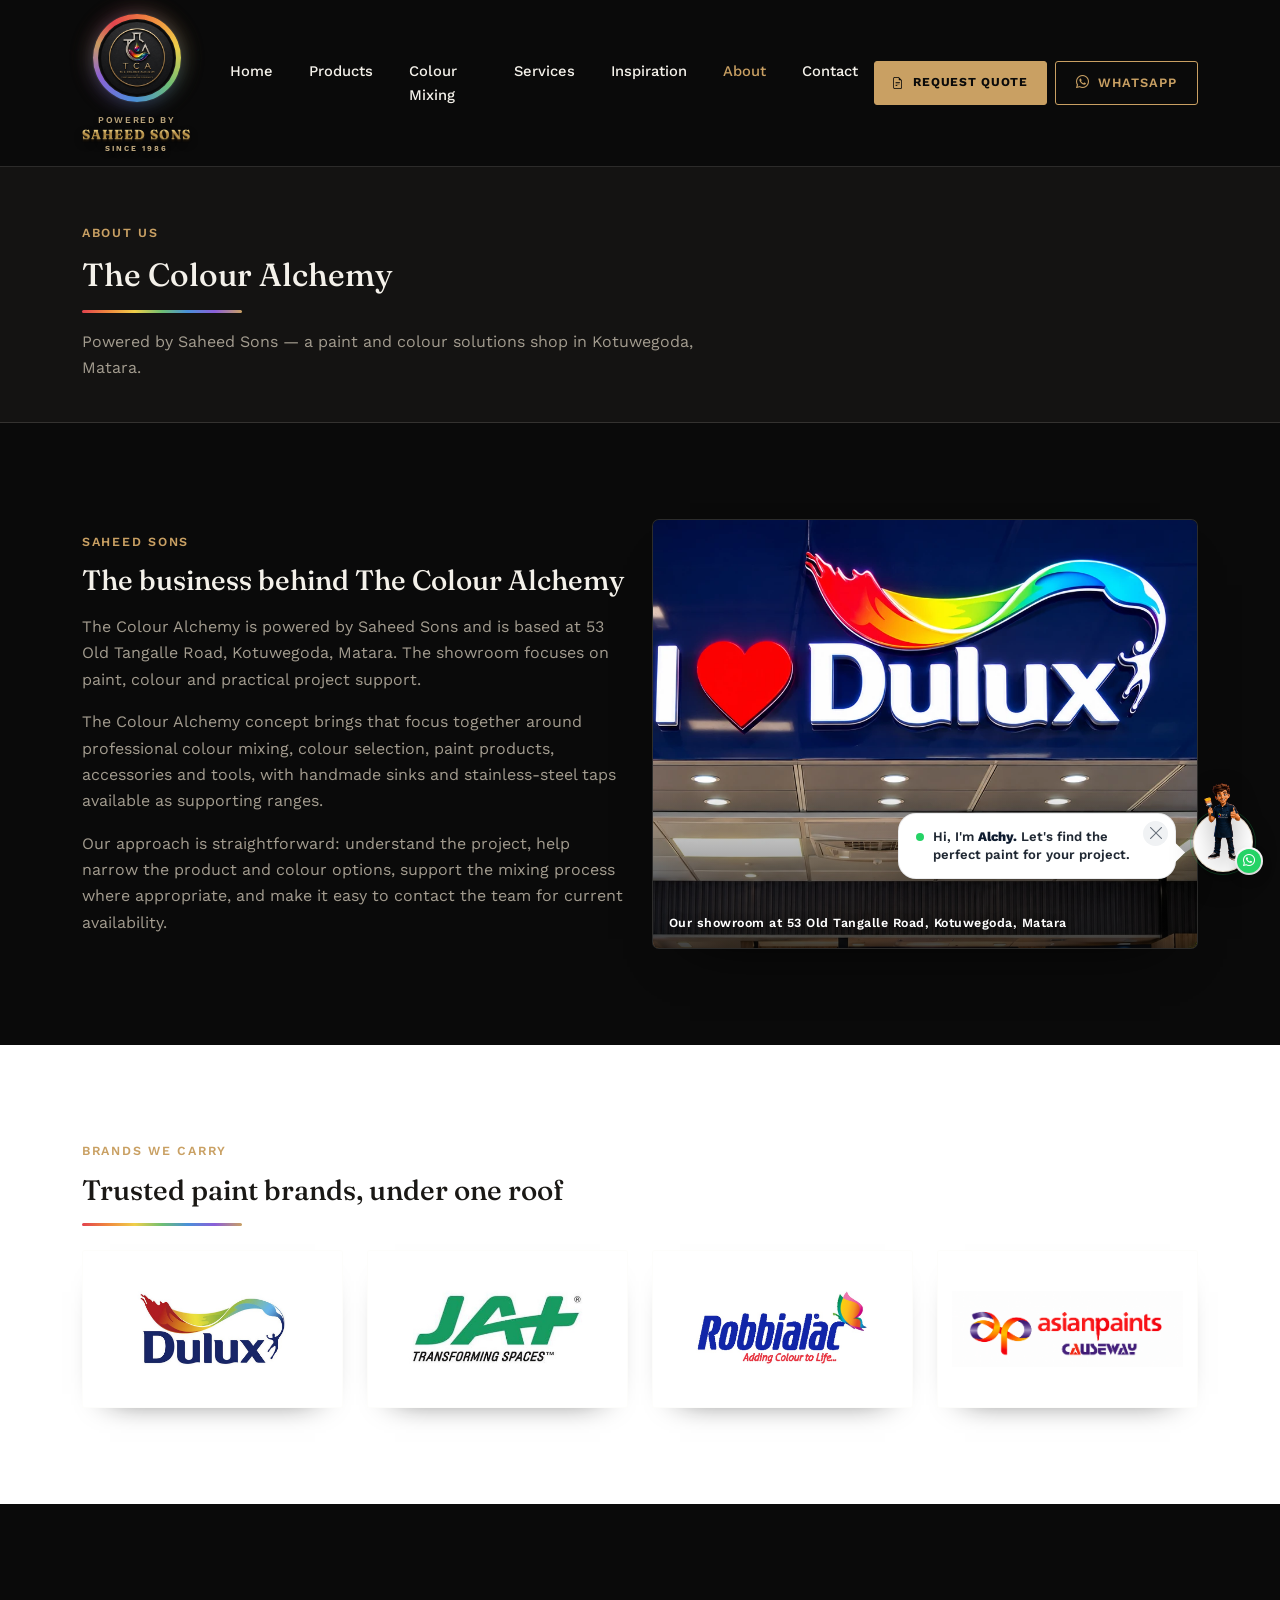
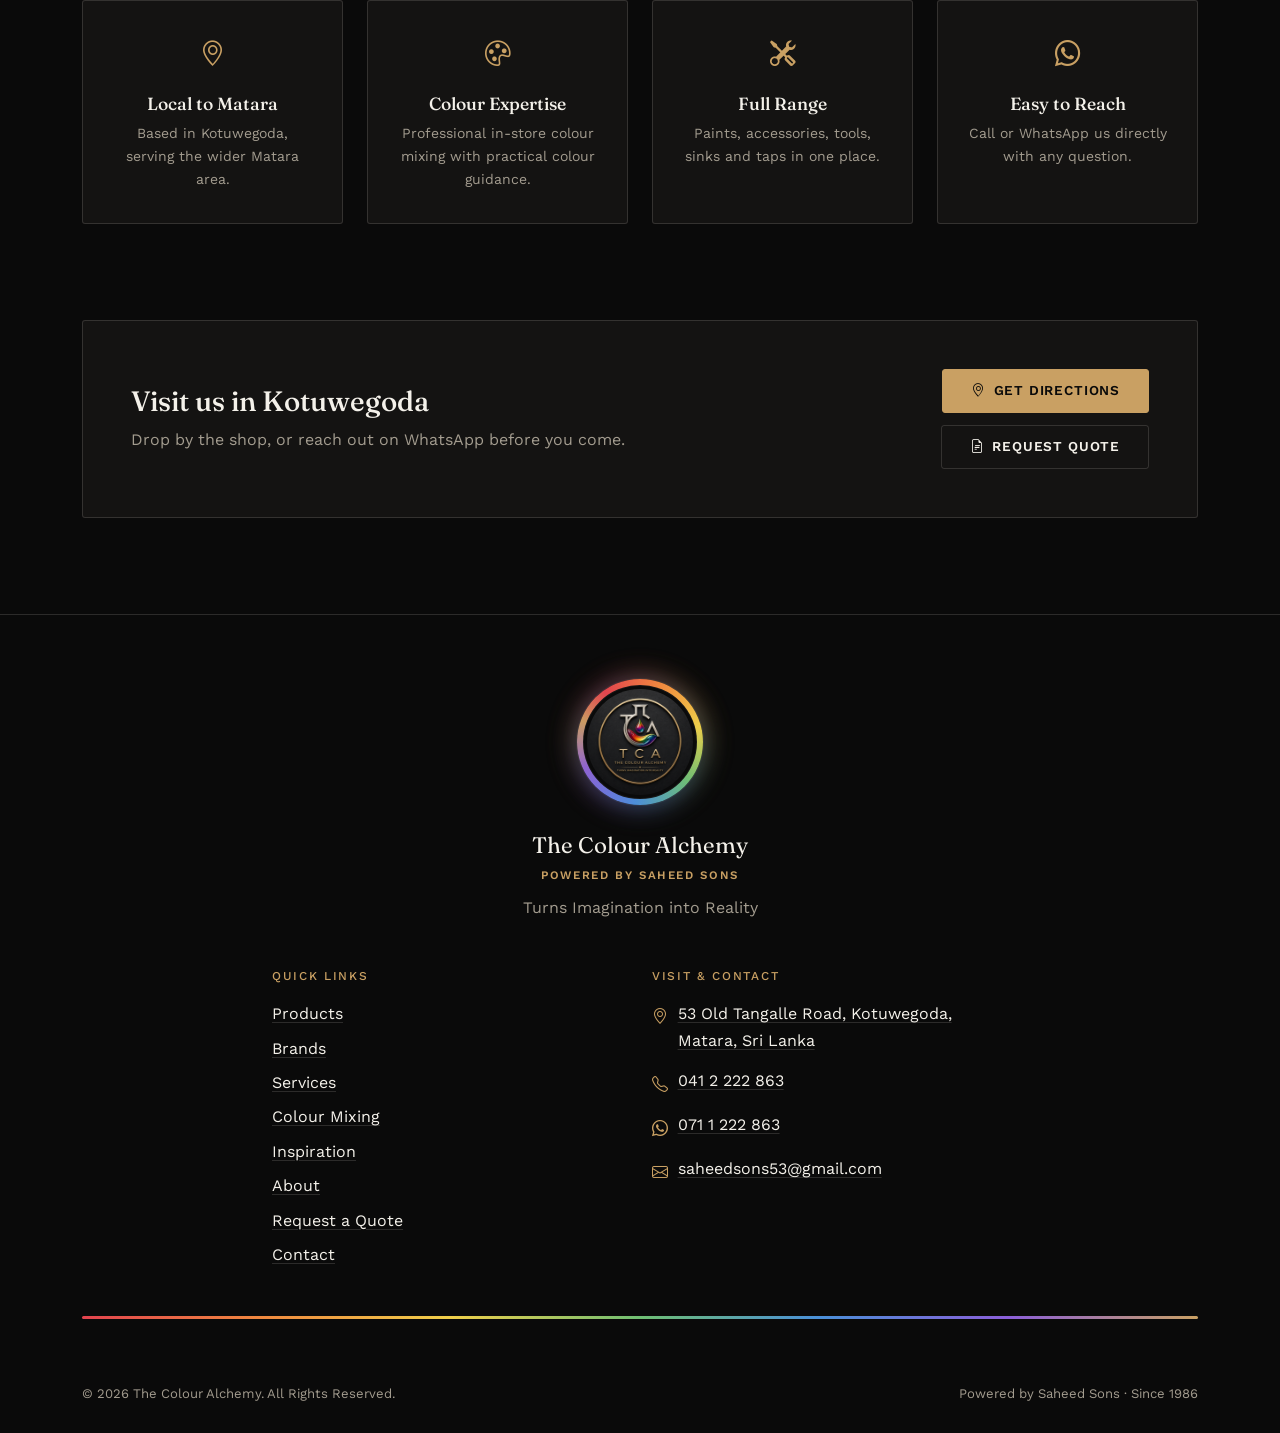
<file: about.html>
<!DOCTYPE html>
<html lang="en">
<head>
  <meta charset="UTF-8">
  <meta name="viewport" content="width=device-width, initial-scale=1.0">
  <meta name="theme-color" content="#0a0a0a">
  <title>About The Colour Alchemy | Paint & Colour in Matara</title>
  <meta name="description" content="Learn about The Colour Alchemy, powered by Saheed Sons, and our focus on professional colour mixing, paint products, colour selection and customer guidance in Matara.">
  <link rel="canonical" href="https://thecolouralchemy.github.io/the-colour-alchemy-website/about.html">

  <meta property="og:type" content="website">
  <meta property="og:title" content="About The Colour Alchemy | Paint & Colour in Matara">
  <meta property="og:description" content="Learn about The Colour Alchemy, powered by Saheed Sons, and our focus on professional colour mixing, paint products, colour selection and customer guidance in Matara.">
  <meta property="og:image" content="https://thecolouralchemy.github.io/the-colour-alchemy-website/assets/img/logo/logo-web.png">
  <meta property="og:url" content="https://thecolouralchemy.github.io/the-colour-alchemy-website/about.html">
  <meta property="og:locale" content="en_LK">

  <link rel="icon" type="image/png" href="assets/img/logo/favicon.png">

  <link rel="preconnect" href="https://fonts.googleapis.com">
  <link rel="preconnect" href="https://fonts.gstatic.com" crossorigin>
  <link href="https://fonts.googleapis.com/css2?family=Fraunces:ital,wght@0,500;0,600;0,700;1,500&family=Work+Sans:wght@400;500;600;700&display=swap" rel="stylesheet">

  <link href="https://cdn.jsdelivr.net/npm/bootstrap@5.3.3/dist/css/bootstrap.min.css" rel="stylesheet">
  <link rel="stylesheet" href="https://cdn.jsdelivr.net/npm/bootstrap-icons@1.11.3/font/bootstrap-icons.css">

  <link href="assets/css/style.css" rel="stylesheet">

  <script type="application/ld+json">
  {
    "@context": "https://schema.org",
    "@type": "LocalBusiness",
    "name": "The Colour Alchemy",
    "url": "https://thecolouralchemy.github.io/the-colour-alchemy-website/",
    "telephone": "+94 41 222 2863",
    "email": "saheedsons53@gmail.com",
    "address": {
      "@type": "PostalAddress",
      "streetAddress": "53 Old Tangalle Road, Kotuwegoda",
      "addressLocality": "Matara",
      "addressCountry": "LK"
    }
  }
  </script>
</head>
<body>

  <a class="visually-hidden-focusable" href="#main-content">Skip to main content</a>

  <header>
    <nav class="navbar navbar-expand-lg navbar-alchemy sticky-top" aria-label="Main navigation">
      <div class="container">
        <a
          class="navbar-brand navbar-brand-heritage"
          href="index.html"
          aria-label="The Colour Alchemy home"
        >
          <span class="brand-mark">
            <img
              src="assets/img/logo/logo-web.png"
              alt="The Colour Alchemy logo" width="240" height="240" decoding="async">
          </span>

          <span class="brand-heritage">
            <span class="brand-powered">
              POWERED BY
            </span>

            <span class="brand-heritage-name">
              SAHEED SONS
            </span>

            <span class="brand-heritage-since">
              SINCE 1986
            </span>
          </span>
        </a>
        <div class="d-flex align-items-center gap-2 order-lg-3">
          <a class="btn-quote-nav d-none d-lg-inline-flex" href="quotation.html">
            <i class="bi bi-file-earmark-text" aria-hidden="true"></i> Request Quote
          </a>
          <a class="btn-whatsapp-nav d-none d-sm-inline-flex" data-whatsapp-msg="Hi, I'd like to know more about The Colour Alchemy." href="#">
            <i class="bi bi-whatsapp" aria-hidden="true"></i> WhatsApp
          </a>
          <button class="navbar-toggler" type="button" data-bs-toggle="collapse"
                  data-bs-target="#mainNav" aria-controls="mainNav"
                  aria-expanded="false" aria-label="Toggle navigation">
            <span class="navbar-toggler-icon"></span>
          </button>
        </div>
        <div class="collapse navbar-collapse order-lg-2" id="mainNav">
          <ul class="navbar-nav mx-lg-auto gap-lg-1">
            <li class="nav-item"><a class="nav-link" data-page="index.html" href="index.html">Home</a></li>
            <li class="nav-item"><a class="nav-link" data-page="products.html" href="products.html">Products</a></li>
            <li class="nav-item"><a class="nav-link" data-page="colour-mixing.html" href="colour-mixing.html">Colour Mixing</a></li>
            <li class="nav-item"><a class="nav-link" data-page="services.html" href="services.html">Services</a></li>
            <li class="nav-item"><a class="nav-link" data-page="inspiration.html" href="inspiration.html">Inspiration</a></li>
            <li class="nav-item"><a class="nav-link" data-page="about.html" href="about.html">About</a></li>
            <li class="nav-item"><a class="nav-link" data-page="contact.html" href="contact.html">Contact</a></li>
            <li class="nav-item d-lg-none mt-3">
              <a class="btn-quote-nav w-100 justify-content-center" href="quotation.html">
                <i class="bi bi-file-earmark-text" aria-hidden="true"></i> Request a Quote
              </a>
            </li>
            <li class="nav-item d-sm-none mt-2">
              <a class="btn-whatsapp-nav w-100 justify-content-center" data-whatsapp-msg="Hi, I'd like to know more about The Colour Alchemy." href="#">
                <i class="bi bi-whatsapp" aria-hidden="true"></i> WhatsApp
              </a>
            </li>
          </ul>
        </div>
      </div>
    </nav>
  </header>

  <main id="main-content">

    <section class="page-header">
      <div class="container">
        <span class="section-kicker">About us</span>
        <h1 class="h2 mb-2">The Colour Alchemy</h1>
        <div class="spectrum-bar spectrum-sm mb-3"></div>
        <p class="mb-0">Powered by Saheed Sons — a paint and colour solutions shop in Kotuwegoda, Matara.</p>
      </div>
    </section>

    <section class="section">
      <div class="container">
        <div class="row align-items-center gy-4">
          <div class="col-lg-6">
            <span class="section-kicker">Saheed Sons</span>
            <h2 class="h3 mb-3">The business behind The Colour Alchemy</h2>
            <p>
              The Colour Alchemy is powered by Saheed Sons and is based at 53 Old Tangalle Road,
              Kotuwegoda, Matara. The showroom focuses on paint, colour and practical project support.
            </p>
            <p>
              The Colour Alchemy concept brings that focus together around professional colour mixing,
              colour selection, paint products, accessories and tools, with handmade sinks and
              stainless-steel taps available as supporting ranges.
            </p>
            <p class="mb-0">
              Our approach is straightforward: understand the project, help narrow the product and
              colour options, support the mixing process where appropriate, and make it easy to contact
              the team for current availability.
            </p>
          </div>
          <div class="col-lg-6">
            <figure class="showroom-photo showroom-photo-feature mb-0">
              <img src="assets/img/showroom/shopfront.webp"
                   alt="The Colour Alchemy shopfront in Kotuwegoda, Matara"
                   loading="lazy" width="1671" height="739" decoding="async">
              <figcaption>Our showroom at 53 Old Tangalle Road, Kotuwegoda, Matara</figcaption>
            </figure>
          </div>
        </div>
      </div>
    </section>

    <section class="section section-light">
      <div class="container">
        <span class="section-kicker">Brands we carry</span>
        <h2 class="h3 mb-2">Trusted paint brands, under one roof</h2>
        <div class="spectrum-bar spectrum-sm mb-4"></div>
        <div class="row g-3 g-md-4 brand-logo-row">
          <div class="col-6 col-md-3">
            <div class="brand-tile brand-logo-tile">
              <img src="assets/img/brands/dulux.jpg" alt="Dulux logo" class="brand-logo-img" loading="lazy" width="900" height="420" decoding="async">
            </div>
          </div>
          <div class="col-6 col-md-3">
            <div class="brand-tile brand-logo-tile">
              <img src="assets/img/brands/jat.jpg" alt="JAT logo" class="brand-logo-img" loading="lazy" width="900" height="420" decoding="async">
            </div>
          </div>
          <div class="col-6 col-md-3">
            <div class="brand-tile brand-logo-tile brand-logo-white">
              <img src="assets/img/brands/robbialac.jpg" alt="Robbialac logo" class="brand-logo-img" loading="lazy" width="900" height="420" decoding="async">
            </div>
          </div>
          <div class="col-6 col-md-3">
            <div class="brand-tile brand-logo-tile">
              <img src="assets/img/brands/causeway.png" alt="Causeway logo" class="brand-logo-img" loading="lazy" width="2172" height="724" decoding="async">
            </div>
          </div>
        </div>
      </div>
    </section>

    <section class="section">
      <div class="container">
        <div class="row g-4">
          <div class="col-sm-6 col-lg-3">
            <div class="card-alchemy text-center">
              <i class="bi bi-geo-alt card-icon text-gold" aria-hidden="true"></i>
              <h3 class="h6">Local to Matara</h3>
              <p class="small mb-0">Based in Kotuwegoda, serving the wider Matara area.</p>
            </div>
          </div>
          <div class="col-sm-6 col-lg-3">
            <div class="card-alchemy text-center">
              <i class="bi bi-palette card-icon text-gold" aria-hidden="true"></i>
              <h3 class="h6">Colour Expertise</h3>
              <p class="small mb-0">Professional in-store colour mixing with practical colour guidance.</p>
            </div>
          </div>
          <div class="col-sm-6 col-lg-3">
            <div class="card-alchemy text-center">
              <i class="bi bi-tools card-icon text-gold" aria-hidden="true"></i>
              <h3 class="h6">Full Range</h3>
              <p class="small mb-0">Paints, accessories, tools, sinks and taps in one place.</p>
            </div>
          </div>
          <div class="col-sm-6 col-lg-3">
            <div class="card-alchemy text-center">
              <i class="bi bi-whatsapp card-icon text-gold" aria-hidden="true"></i>
              <h3 class="h6">Easy to Reach</h3>
              <p class="small mb-0">Call or WhatsApp us directly with any question.</p>
            </div>
          </div>
        </div>
      </div>
    </section>

    <section class="section pt-0">
      <div class="container">
        <div class="cta-band text-center text-md-start">
          <div class="row align-items-center gy-4">
            <div class="col-md-8">
              <h2 class="h3">Visit us in Kotuwegoda</h2>
              <p class="mb-0">Drop by the shop, or reach out on WhatsApp before you come.</p>
            </div>
            <div class="col-md-4">
              <div class="cta-actions justify-content-md-end">
                <a href="contact.html" class="btn-alchemy-primary"><i class="bi bi-geo-alt" aria-hidden="true"></i> Get Directions</a>
                <a href="quotation.html" class="btn-alchemy-outline"><i class="bi bi-file-earmark-text" aria-hidden="true"></i> Request Quote</a>
              </div>
            </div>
          </div>
        </div>
      </div>
    </section>

  </main>

  <footer class="footer-alchemy">
    <div class="container">
      <div class="footer-logo-ring" aria-label="The Colour Alchemy">
      <div class="footer-brand-mark">
        <img src="assets/img/logo/logo-web.png" alt="The Colour Alchemy logo" width="240" height="240" decoding="async">
      </div>
    </div>
      <div class="footer-brand-name">The Colour Alchemy</div>
      <span class="footer-powered">Powered by Saheed Sons</span>
      <p class="footer-tagline">Turns Imagination into Reality</p>

      <div class="row gy-4">
        <div class="col-sm-6 col-lg-4 offset-lg-2">
          <h5>Quick Links</h5>
          <ul>
            <li class="mb-2"><a href="products.html">Products</a></li>
            <li class="mb-2"><a href="index.html#brands">Brands</a></li>
            <li class="mb-2"><a href="services.html">Services</a></li>
            <li class="mb-2"><a href="colour-mixing.html">Colour Mixing</a></li>
            <li class="mb-2"><a href="inspiration.html">Inspiration</a></li>
            <li class="mb-2"><a href="about.html">About</a></li>
            <li class="mb-2"><a href="quotation.html">Request a Quote</a></li>
            <li class="mb-2"><a href="contact.html">Contact</a></li>
          </ul>
        </div>
        <div class="col-sm-6 col-lg-4">
          <h5>Visit &amp; Contact</h5>
          <div class="contact-line">
            <i class="bi bi-geo-alt" aria-hidden="true"></i>
            <a href="https://www.google.com/maps/search/?api=1&query=53+Old+Tangalle+Road+Kotuwegoda+Matara+Sri+Lanka" target="_blank" rel="noopener">53 Old Tangalle Road, Kotuwegoda, Matara, Sri Lanka</a>
          </div>
          <div class="contact-line">
            <i class="bi bi-telephone" aria-hidden="true"></i>
            <a href="tel:+94412222863">041 2 222 863</a>
          </div>
          <div class="contact-line">
            <i class="bi bi-whatsapp" aria-hidden="true"></i>
            <a data-whatsapp-msg="Hi, I'd like to know more about The Colour Alchemy." href="#">071 1 222 863</a>
          </div>
          <div class="contact-line">
            <i class="bi bi-envelope" aria-hidden="true"></i>
            <a href="mailto:saheedsons53@gmail.com">saheedsons53@gmail.com</a>
          </div>
        </div>
      </div>

      <div class="spectrum-bar spectrum-divider" aria-hidden="true"></div>

      <div class="footer-bottom">
        <span>
          &copy; <span id="footer-year"></span> The Colour Alchemy. All Rights Reserved.
        </span>
        <span>Powered by Saheed Sons · Since 1986</span>
      </div>
    </div>
  </footer>

  <a class="whatsapp-float" data-whatsapp-msg="Hi, I'd like to know more about The Colour Alchemy." href="#" aria-label="Chat with us on WhatsApp">
    <i class="bi bi-whatsapp" aria-hidden="true"></i>
  </a>

  <script src="https://cdn.jsdelivr.net/npm/bootstrap@5.3.3/dist/js/bootstrap.bundle.min.js"></script>
  <script src="assets/js/products.js"></script>
  <script src="assets/js/main.js"></script>
</body>
</html>
</file>
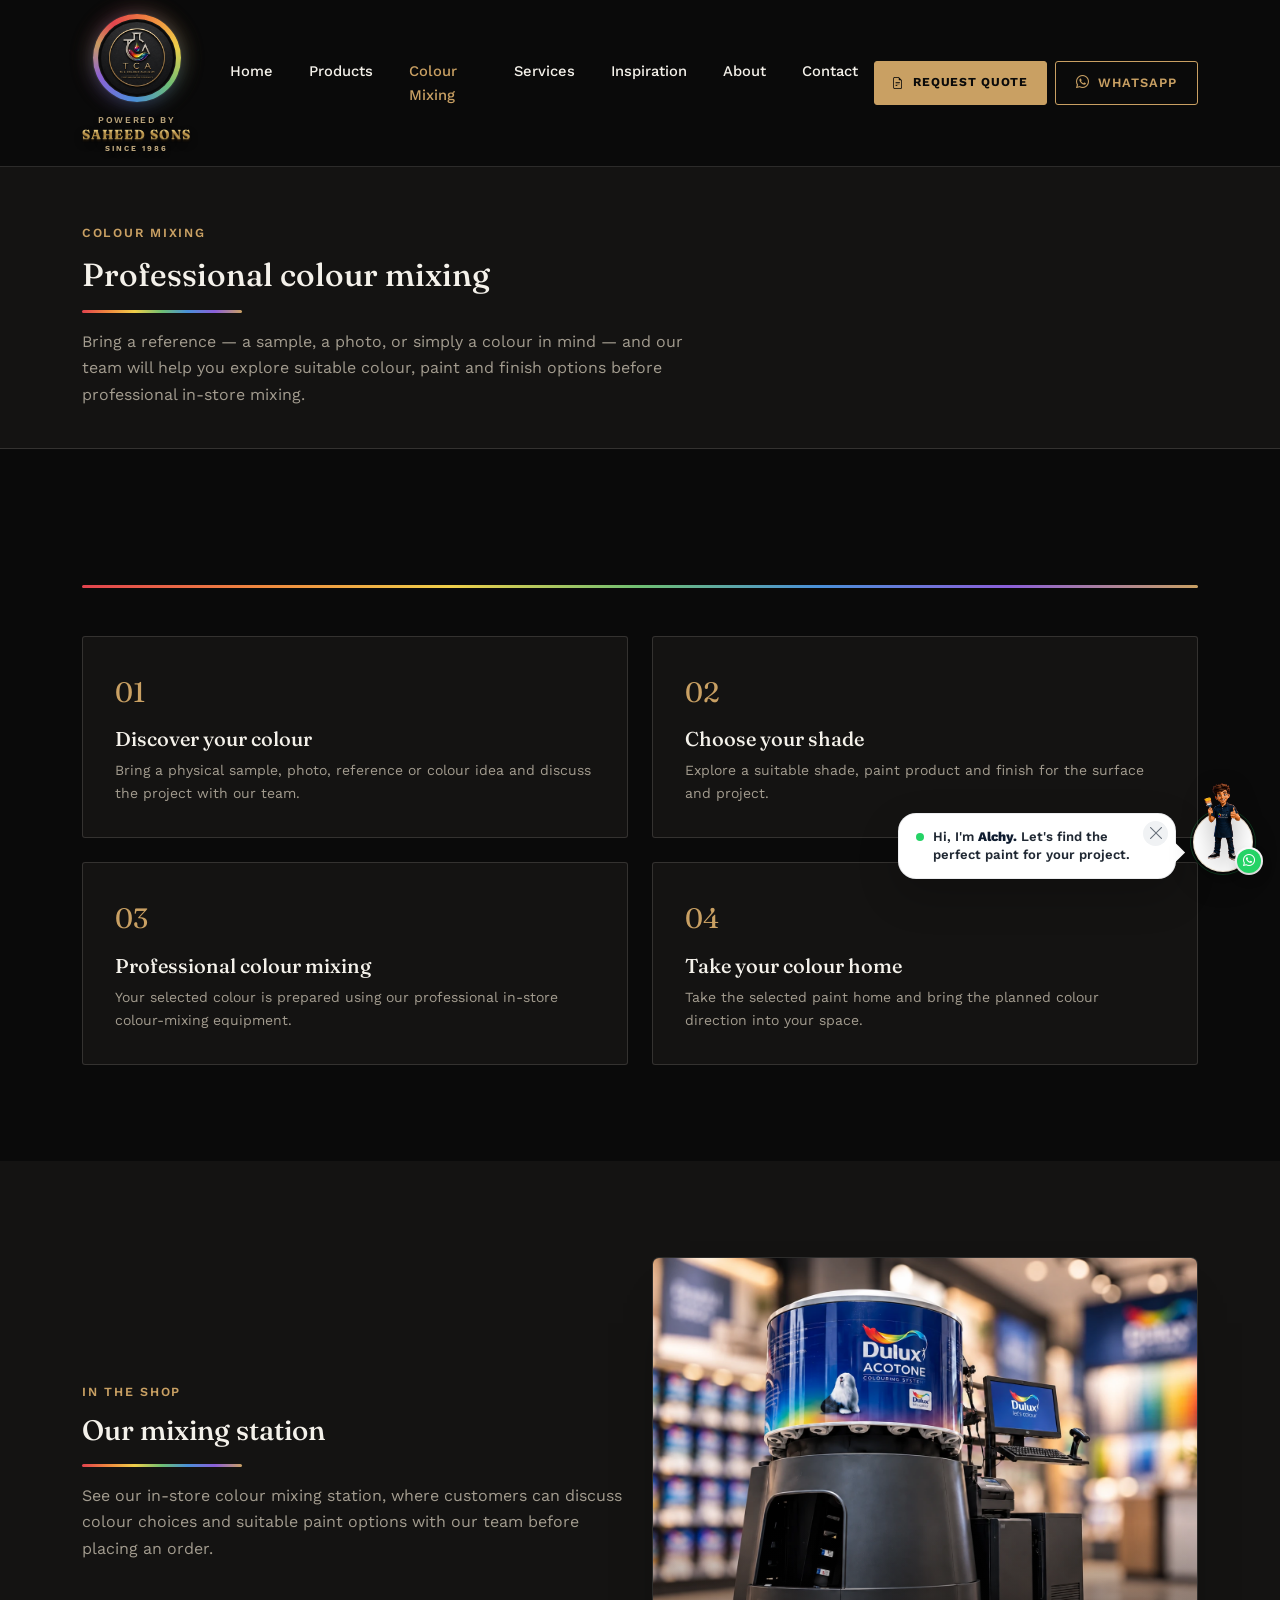
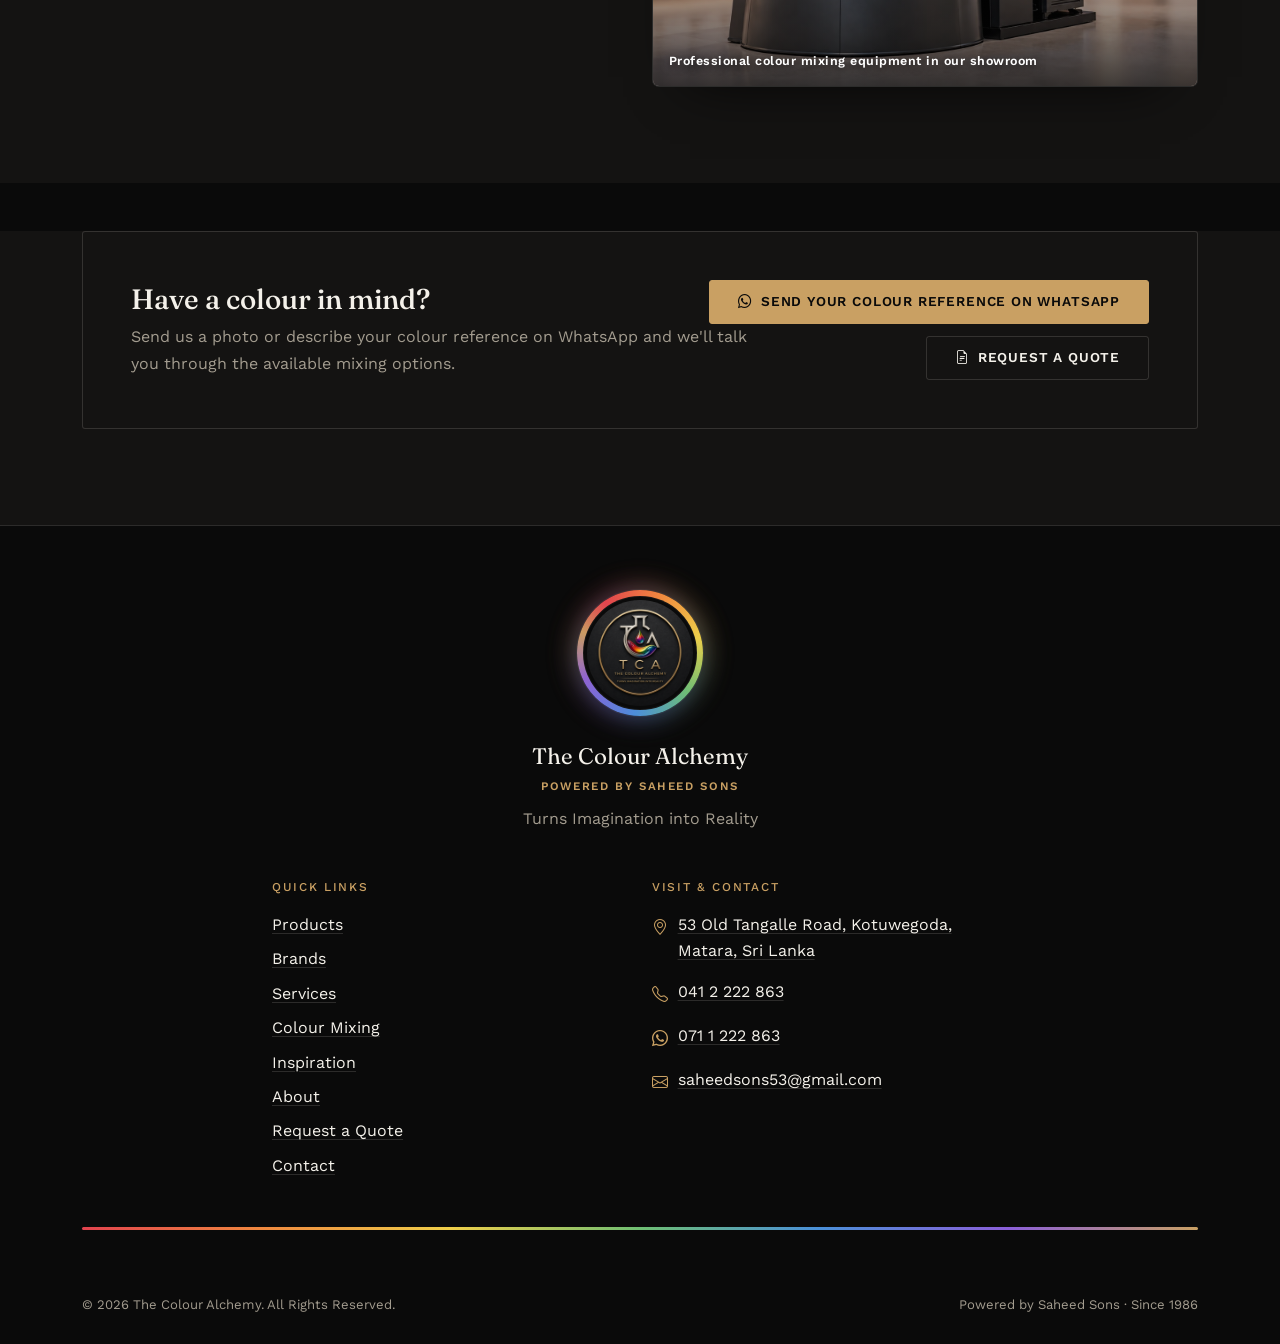
<file: colour-mixing.html>
<!DOCTYPE html>
<html lang="en">
<head>
  <meta charset="UTF-8">
  <meta name="viewport" content="width=device-width, initial-scale=1.0">
  <meta name="theme-color" content="#0a0a0a">
  <title>Professional Colour Mixing Matara | The Colour Alchemy</title>
  <meta name="description" content="Professional paint colour mixing in Matara at The Colour Alchemy. Bring a colour sample, photo or reference and explore suitable paint, shade and finish options with our team.">
  <link rel="canonical" href="https://thecolouralchemy.github.io/the-colour-alchemy-website/colour-mixing.html">

  <meta property="og:type" content="website">
  <meta property="og:title" content="Professional Colour Mixing Matara | The Colour Alchemy">
  <meta property="og:description" content="Professional paint colour mixing in Matara at The Colour Alchemy. Bring a colour sample, photo or reference and explore suitable paint, shade and finish options with our team.">
  <meta property="og:image" content="https://thecolouralchemy.github.io/the-colour-alchemy-website/assets/img/logo/logo-web.png">
  <meta property="og:url" content="https://thecolouralchemy.github.io/the-colour-alchemy-website/colour-mixing.html">
  <meta property="og:locale" content="en_LK">

  <link rel="icon" type="image/png" href="assets/img/logo/favicon.png">

  <link rel="preconnect" href="https://fonts.googleapis.com">
  <link rel="preconnect" href="https://fonts.gstatic.com" crossorigin>
  <link href="https://fonts.googleapis.com/css2?family=Fraunces:ital,wght@0,500;0,600;0,700;1,500&family=Work+Sans:wght@400;500;600;700&display=swap" rel="stylesheet">

  <link href="https://cdn.jsdelivr.net/npm/bootstrap@5.3.3/dist/css/bootstrap.min.css" rel="stylesheet">
  <link rel="stylesheet" href="https://cdn.jsdelivr.net/npm/bootstrap-icons@1.11.3/font/bootstrap-icons.css">

  <link href="assets/css/style.css" rel="stylesheet">

  <script type="application/ld+json">
  {
    "@context": "https://schema.org",
    "@type": "LocalBusiness",
    "name": "The Colour Alchemy",
    "url": "https://thecolouralchemy.github.io/the-colour-alchemy-website/",
    "telephone": "+94 41 222 2863",
    "email": "saheedsons53@gmail.com",
    "address": {
      "@type": "PostalAddress",
      "streetAddress": "53 Old Tangalle Road, Kotuwegoda",
      "addressLocality": "Matara",
      "addressCountry": "LK"
    }
  }
  </script>
</head>
<body>

  <a class="visually-hidden-focusable" href="#main-content">Skip to main content</a>

  <header>
    <nav class="navbar navbar-expand-lg navbar-alchemy sticky-top" aria-label="Main navigation">
      <div class="container">
        <a
          class="navbar-brand navbar-brand-heritage"
          href="index.html"
          aria-label="The Colour Alchemy home"
        >
          <span class="brand-mark">
            <img
              src="assets/img/logo/logo-web.png"
              alt="The Colour Alchemy logo" width="240" height="240" decoding="async">
          </span>

          <span class="brand-heritage">
            <span class="brand-powered">
              POWERED BY
            </span>

            <span class="brand-heritage-name">
              SAHEED SONS
            </span>

            <span class="brand-heritage-since">
              SINCE 1986
            </span>
          </span>
        </a>
        <div class="d-flex align-items-center gap-2 order-lg-3">
          <a class="btn-quote-nav d-none d-lg-inline-flex" href="quotation.html">
            <i class="bi bi-file-earmark-text" aria-hidden="true"></i> Request Quote
          </a>
          <a class="btn-whatsapp-nav d-none d-sm-inline-flex" data-whatsapp-msg="Hi, I'd like to know more about The Colour Alchemy." href="#">
            <i class="bi bi-whatsapp" aria-hidden="true"></i> WhatsApp
          </a>
          <button class="navbar-toggler" type="button" data-bs-toggle="collapse"
                  data-bs-target="#mainNav" aria-controls="mainNav"
                  aria-expanded="false" aria-label="Toggle navigation">
            <span class="navbar-toggler-icon"></span>
          </button>
        </div>
        <div class="collapse navbar-collapse order-lg-2" id="mainNav">
          <ul class="navbar-nav mx-lg-auto gap-lg-1">
            <li class="nav-item"><a class="nav-link" data-page="index.html" href="index.html">Home</a></li>
            <li class="nav-item"><a class="nav-link" data-page="products.html" href="products.html">Products</a></li>
            <li class="nav-item"><a class="nav-link" data-page="colour-mixing.html" href="colour-mixing.html">Colour Mixing</a></li>
            <li class="nav-item"><a class="nav-link" data-page="services.html" href="services.html">Services</a></li>
            <li class="nav-item"><a class="nav-link" data-page="inspiration.html" href="inspiration.html">Inspiration</a></li>
            <li class="nav-item"><a class="nav-link" data-page="about.html" href="about.html">About</a></li>
            <li class="nav-item"><a class="nav-link" data-page="contact.html" href="contact.html">Contact</a></li>
            <li class="nav-item d-lg-none mt-3">
              <a class="btn-quote-nav w-100 justify-content-center" href="quotation.html">
                <i class="bi bi-file-earmark-text" aria-hidden="true"></i> Request a Quote
              </a>
            </li>
            <li class="nav-item d-sm-none mt-2">
              <a class="btn-whatsapp-nav w-100 justify-content-center" data-whatsapp-msg="Hi, I'd like to know more about The Colour Alchemy." href="#">
                <i class="bi bi-whatsapp" aria-hidden="true"></i> WhatsApp
              </a>
            </li>
          </ul>
        </div>
      </div>
    </nav>
  </header>

  <main id="main-content">

    <section class="page-header">
      <div class="container">
        <span class="section-kicker">Colour mixing</span>
        <h1 class="h2 mb-2">Professional colour mixing</h1>
        <div class="spectrum-bar spectrum-sm mb-3"></div>
        <p class="mb-0">
          Bring a reference — a sample, a photo, or simply a colour in mind — and our team will help you explore suitable colour, paint and finish options before professional in-store mixing.
        </p>
      </div>
    </section>

    <section class="section">
      <div class="container">
        <div class="spectrum-bar spectrum-divider mb-5" style="max-width: 100%;"></div>
        <div class="row g-4">
          <div class="col-md-6">
            <div class="step-card">
              <span class="step-number">01</span>
              <h3 class="h5">Discover your colour</h3>
              <p class="small mb-0">Bring a physical sample, photo, reference or colour idea and discuss the project with our team.</p>
            </div>
          </div>
          <div class="col-md-6">
            <div class="step-card">
              <span class="step-number">02</span>
              <h3 class="h5">Choose your shade</h3>
              <p class="small mb-0">Explore a suitable shade, paint product and finish for the surface and project.</p>
            </div>
          </div>
          <div class="col-md-6">
            <div class="step-card">
              <span class="step-number">03</span>
              <h3 class="h5">Professional colour mixing</h3>
              <p class="small mb-0">Your selected colour is prepared using our professional in-store colour-mixing equipment.</p>
            </div>
          </div>
          <div class="col-md-6">
            <div class="step-card">
              <span class="step-number">04</span>
              <h3 class="h5">Take your colour home</h3>
              <p class="small mb-0">Take the selected paint home and bring the planned colour direction into your space.</p>
            </div>
          </div>
        </div>
      </div>
    </section>

    <section class="section" style="background-color: var(--color-bg-elevated);">
      <div class="container">
        <div class="row align-items-center gy-4">
          <div class="col-lg-6">
            <span class="section-kicker">In the shop</span>
            <h2 class="h3 mb-2">Our mixing station</h2>
            <div class="spectrum-bar spectrum-sm mb-3"></div>
            <p class="mb-0">
              See our in-store colour mixing station, where customers can discuss colour choices
              and suitable paint options with our team before placing an order.
            </p>
          </div>
          <div class="col-lg-6">
            <figure class="showroom-photo showroom-photo-feature mb-0">
              <img src="assets/img/showroom/colour-mixing-station.webp"
                   alt="Professional Dulux colour mixing station at The Colour Alchemy"
                   loading="lazy" width="1448" height="1086" decoding="async">
              <figcaption>Professional colour mixing equipment in our showroom</figcaption>
            </figure>
          </div>
        </div>
      </div>
    </section>

    <section class="section pt-0" style="background-color: var(--color-bg-elevated);">
      <div class="container">
        <div class="cta-band text-center text-md-start mt-5">
          <div class="row align-items-center gy-4">
            <div class="col-md-8">
              <h2 class="h3">Have a colour in mind?</h2>
              <p class="mb-0">Send us a photo or describe your colour reference on WhatsApp and we'll talk you through the available mixing options.</p>
            </div>
            <div class="col-md-4">
              <div class="cta-actions justify-content-md-end">
                <a class="btn-alchemy-primary" data-whatsapp-msg="Hi, I'd like to get a colour mixed. Can I send you a reference?" href="#">
                  <i class="bi bi-whatsapp" aria-hidden="true"></i> Send Your Colour Reference on WhatsApp
                </a>
                <a class="btn-alchemy-outline" href="quotation.html">
                  <i class="bi bi-file-earmark-text" aria-hidden="true"></i> Request a Quote
                </a>
              </div>
            </div>
          </div>
        </div>
      </div>
    </section>

  </main>

  <footer class="footer-alchemy">
    <div class="container">
      <div class="footer-logo-ring" aria-label="The Colour Alchemy">
      <div class="footer-brand-mark">
        <img src="assets/img/logo/logo-web.png" alt="The Colour Alchemy logo" width="240" height="240" decoding="async">
      </div>
    </div>
      <div class="footer-brand-name">The Colour Alchemy</div>
      <span class="footer-powered">Powered by Saheed Sons</span>
      <p class="footer-tagline">Turns Imagination into Reality</p>

      <div class="row gy-4">
        <div class="col-sm-6 col-lg-4 offset-lg-2">
          <h5>Quick Links</h5>
          <ul>
            <li class="mb-2"><a href="products.html">Products</a></li>
            <li class="mb-2"><a href="index.html#brands">Brands</a></li>
            <li class="mb-2"><a href="services.html">Services</a></li>
            <li class="mb-2"><a href="colour-mixing.html">Colour Mixing</a></li>
            <li class="mb-2"><a href="inspiration.html">Inspiration</a></li>
            <li class="mb-2"><a href="about.html">About</a></li>
            <li class="mb-2"><a href="quotation.html">Request a Quote</a></li>
            <li class="mb-2"><a href="contact.html">Contact</a></li>
          </ul>
        </div>
        <div class="col-sm-6 col-lg-4">
          <h5>Visit &amp; Contact</h5>
          <div class="contact-line">
            <i class="bi bi-geo-alt" aria-hidden="true"></i>
            <a href="https://www.google.com/maps/search/?api=1&query=53+Old+Tangalle+Road+Kotuwegoda+Matara+Sri+Lanka" target="_blank" rel="noopener">53 Old Tangalle Road, Kotuwegoda, Matara, Sri Lanka</a>
          </div>
          <div class="contact-line">
            <i class="bi bi-telephone" aria-hidden="true"></i>
            <a href="tel:+94412222863">041 2 222 863</a>
          </div>
          <div class="contact-line">
            <i class="bi bi-whatsapp" aria-hidden="true"></i>
            <a data-whatsapp-msg="Hi, I'd like to know more about The Colour Alchemy." href="#">071 1 222 863</a>
          </div>
          <div class="contact-line">
            <i class="bi bi-envelope" aria-hidden="true"></i>
            <a href="mailto:saheedsons53@gmail.com">saheedsons53@gmail.com</a>
          </div>
        </div>
      </div>

      <div class="spectrum-bar spectrum-divider" aria-hidden="true"></div>

      <div class="footer-bottom">
        <span>
          &copy; <span id="footer-year"></span> The Colour Alchemy. All Rights Reserved.
        </span>
        <span>Powered by Saheed Sons · Since 1986</span>
      </div>
    </div>
  </footer>

  <a class="whatsapp-float" data-whatsapp-msg="Hi, I'd like to know more about The Colour Alchemy." href="#" aria-label="Chat with us on WhatsApp">
    <i class="bi bi-whatsapp" aria-hidden="true"></i>
  </a>

  <script src="https://cdn.jsdelivr.net/npm/bootstrap@5.3.3/dist/js/bootstrap.bundle.min.js"></script>
  <script src="assets/js/products.js"></script>
  <script src="assets/js/main.js"></script>
</body>
</html>
</file>
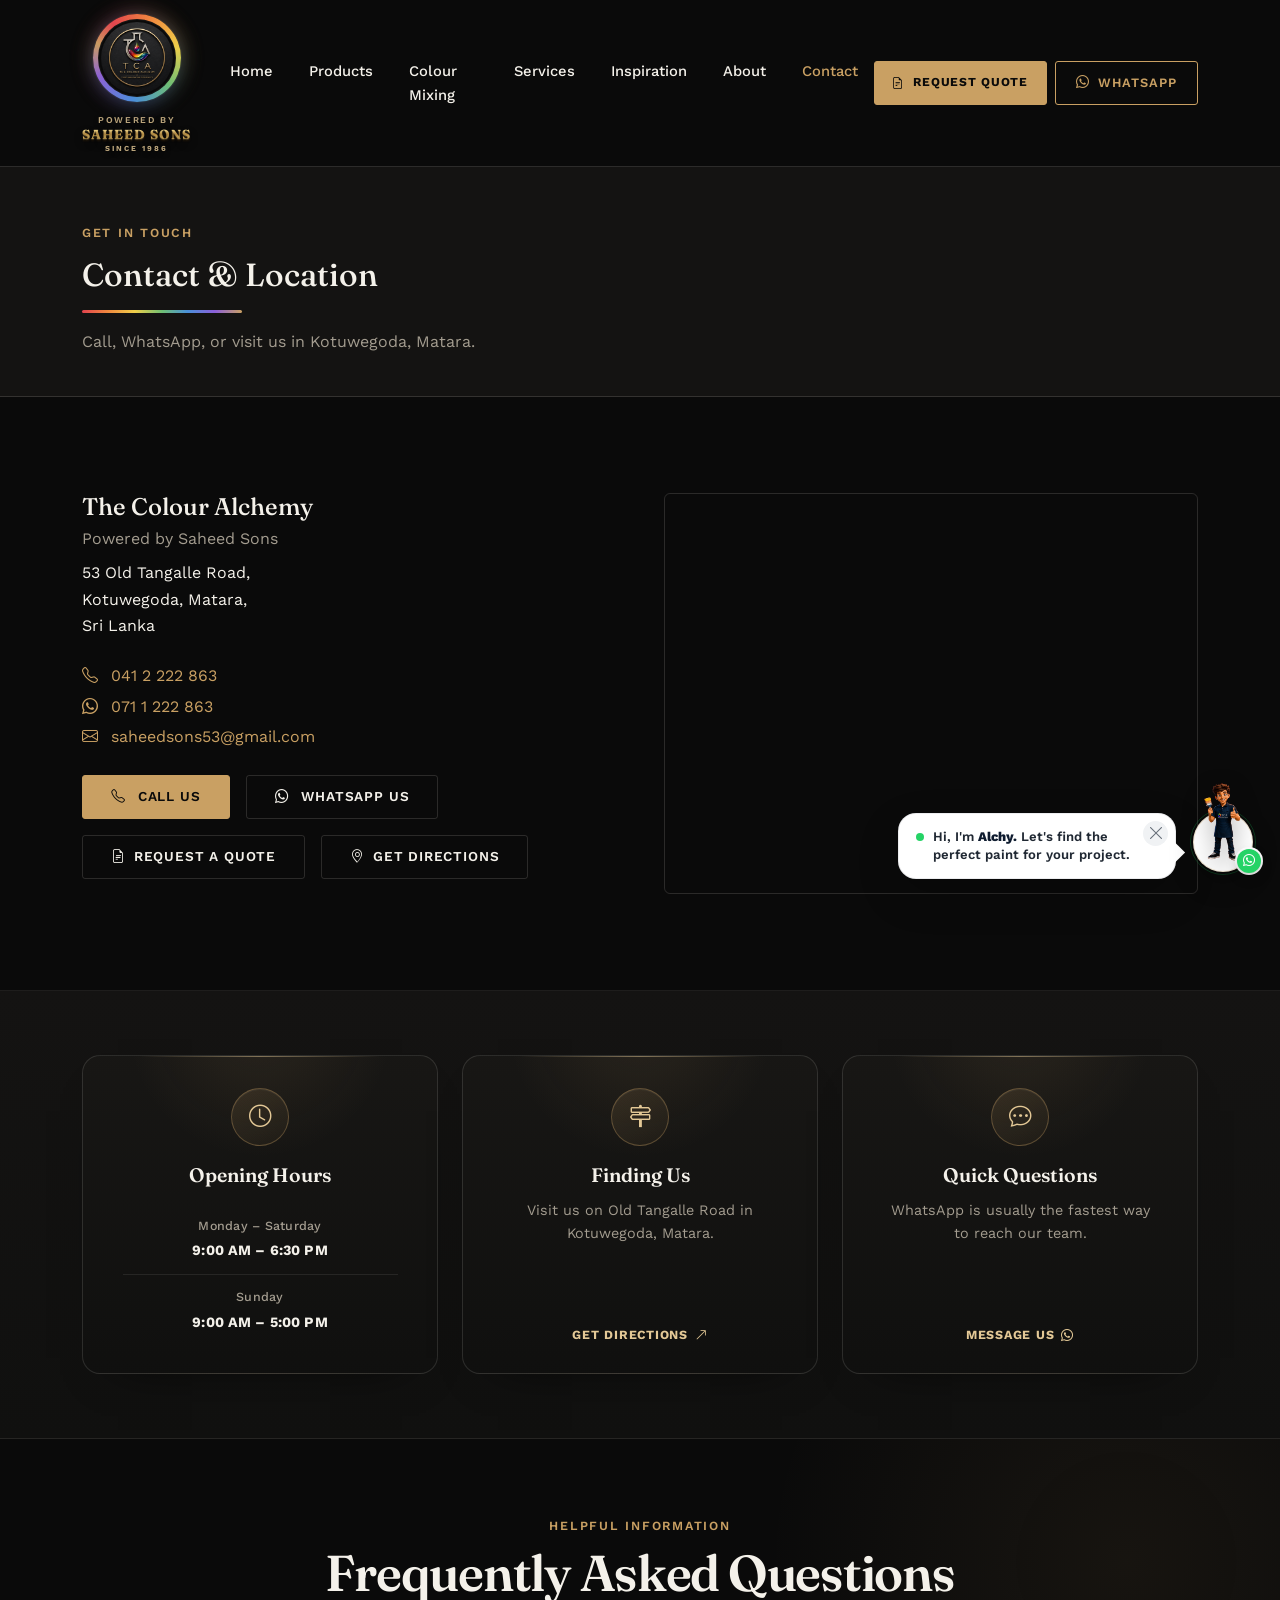
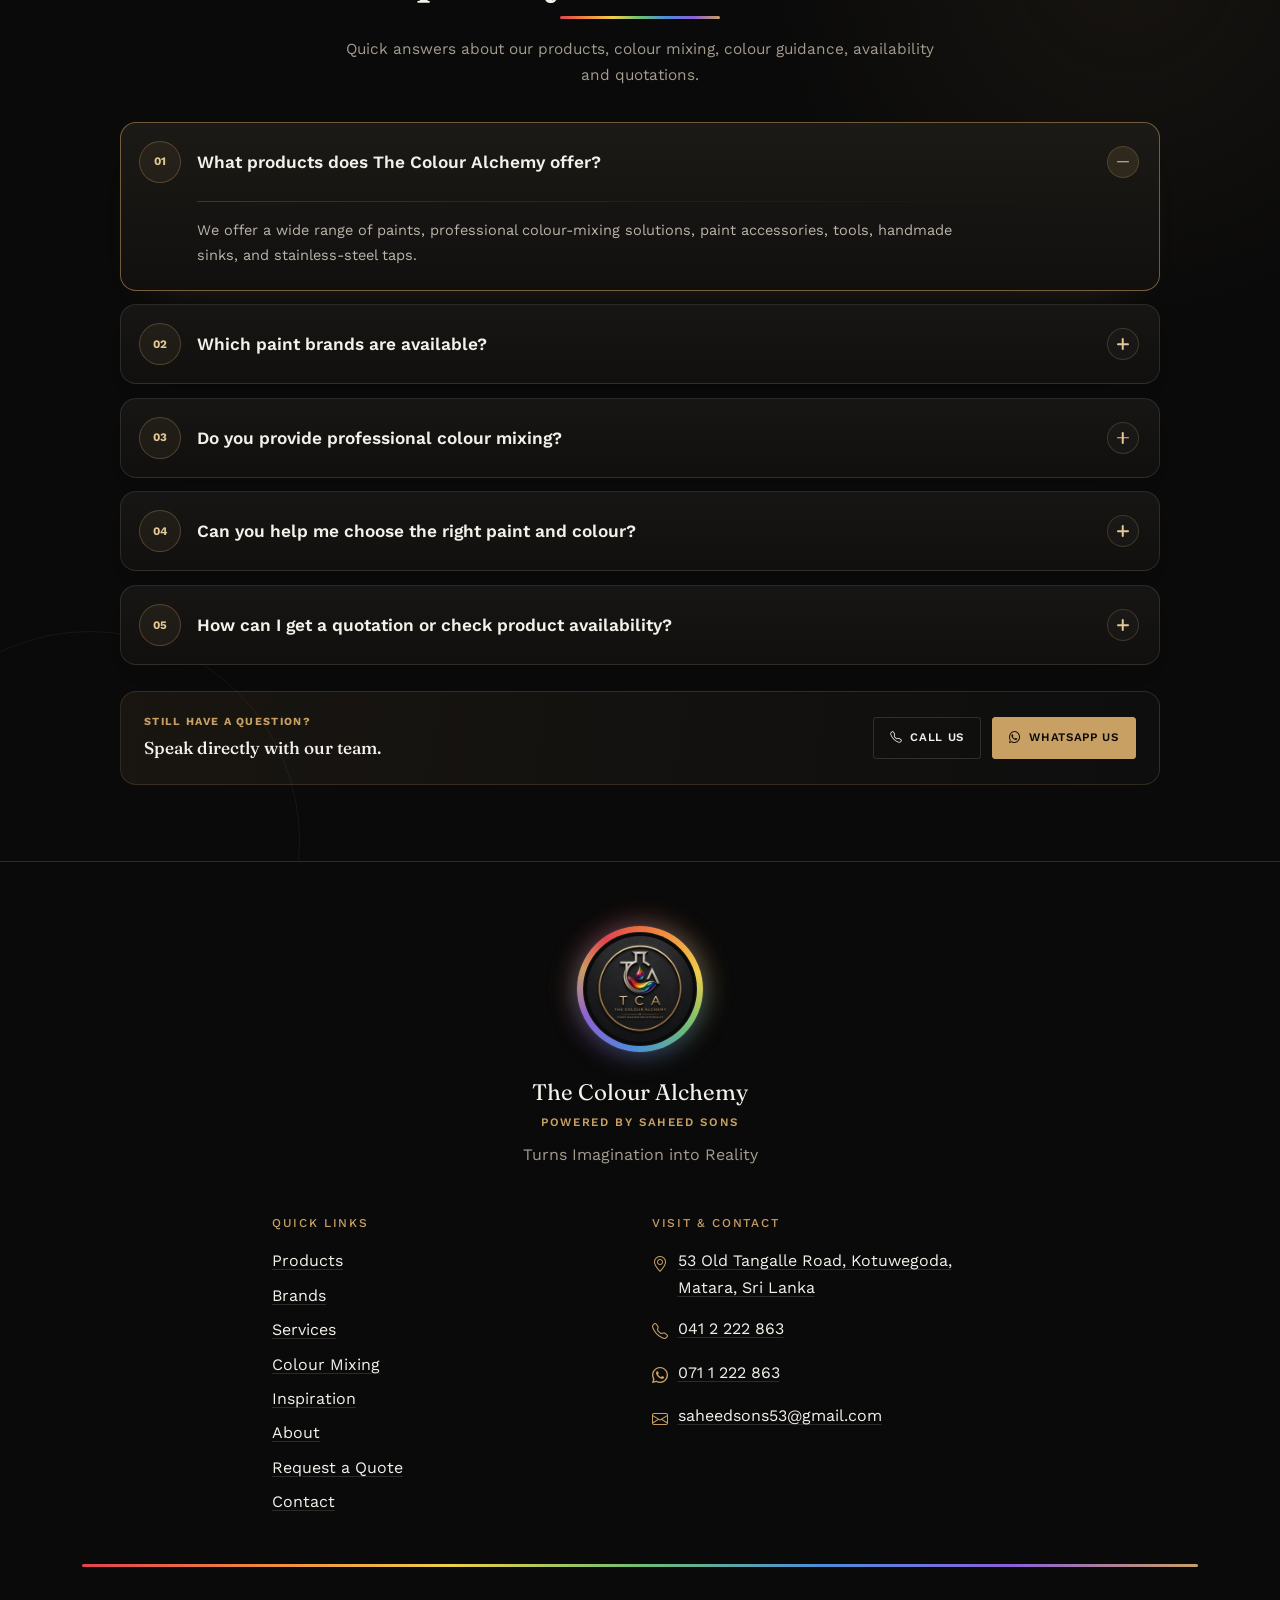
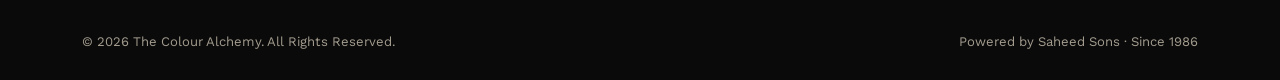
<file: contact.html>
<!DOCTYPE html>

<html lang="en">

<head>

  <meta charset="UTF-8">

  <meta name="viewport" content="width=device-width, initial-scale=1.0">
  <meta name="theme-color" content="#0a0a0a">



  <title>Contact The Colour Alchemy | Paint Shop Matara</title>



  <meta name="description" content="Contact The Colour Alchemy, powered by Saheed Sons, at 53 Old Tangalle Road, Kotuwegoda, Matara. Call, WhatsApp, request a quote or get directions.">



  <link

    rel="canonical"

    href="https://thecolouralchemy.github.io/the-colour-alchemy-website/contact.html"

  >



  <meta

    property="og:type"

    content="website"

  >



  <meta property="og:title" content="Contact The Colour Alchemy | Paint Shop Matara">



  <meta property="og:description" content="Contact The Colour Alchemy, powered by Saheed Sons, at 53 Old Tangalle Road, Kotuwegoda, Matara. Call, WhatsApp, request a quote or get directions.">



  <meta

    property="og:image"

    content="https://thecolouralchemy.github.io/the-colour-alchemy-website/assets/img/logo/logo-web.png"

  >



  <meta

    property="og:url"

    content="https://thecolouralchemy.github.io/the-colour-alchemy-website/contact.html"

  >



  <meta

    property="og:locale"

    content="en_LK"

  >



  <link

    rel="icon"

    type="image/png"

    href="assets/img/logo/favicon.png"

  >



  <link

    rel="preconnect"

    href="https://fonts.googleapis.com"

  >



  <link

    rel="preconnect"

    href="https://fonts.gstatic.com"

    crossorigin

  >



  <link

    href="https://fonts.googleapis.com/css2?family=Fraunces:ital,wght@0,500;0,600;0,700;1,500&family=Work+Sans:wght@400;500;600;700&display=swap"

    rel="stylesheet"

  >



  <link

    href="https://cdn.jsdelivr.net/npm/bootstrap@5.3.3/dist/css/bootstrap.min.css"

    rel="stylesheet"

  >



  <link

    rel="stylesheet"

    href="https://cdn.jsdelivr.net/npm/bootstrap-icons@1.11.3/font/bootstrap-icons.css"

  >



  <link

    href="assets/css/style.css"

    rel="stylesheet"

  >





  <!-- =====================================================

       LOCAL BUSINESS STRUCTURED DATA

       ===================================================== -->



  <script type="application/ld+json">

  {

    "@context": "https://schema.org",

    "@type": "LocalBusiness",

    "name": "The Colour Alchemy",

    "url": "https://thecolouralchemy.github.io/the-colour-alchemy-website/",

    "telephone": "+94 41 222 2863",

    "email": "saheedsons53@gmail.com",

    "openingHoursSpecification": [

      {

        "@type": "OpeningHoursSpecification",

        "dayOfWeek": [

          "Monday",

          "Tuesday",

          "Wednesday",

          "Thursday",

          "Friday",

          "Saturday"

        ],

        "opens": "09:00",

        "closes": "18:30"

      },

      {

        "@type": "OpeningHoursSpecification",

        "dayOfWeek": "Sunday",

        "opens": "09:00",

        "closes": "17:00"

      }

    ],

    "address": {

      "@type": "PostalAddress",

      "streetAddress": "53 Old Tangalle Road, Kotuwegoda",

      "addressLocality": "Matara",

      "addressCountry": "LK"

    }

  }

  </script>





  <!-- =====================================================

       FAQ STRUCTURED DATA

       ===================================================== -->



  <script type="application/ld+json">

  {

    "@context": "https://schema.org",

    "@type": "FAQPage",

    "mainEntity": [

      {

        "@type": "Question",

        "name": "What products does The Colour Alchemy offer?",

        "acceptedAnswer": {

          "@type": "Answer",

          "text": "We offer a wide range of paints, professional colour-mixing solutions, paint accessories, tools, handmade sinks, and stainless-steel taps."

        }

      },

      {

        "@type": "Question",

        "name": "Which paint brands are available?",

        "acceptedAnswer": {

          "@type": "Answer",

          "text": "We offer products from Dulux, JAT, Robbialac, and Causeway, subject to current availability."

        }

      },

      {

        "@type": "Question",

        "name": "Do you provide professional colour mixing?",

        "acceptedAnswer": {

          "@type": "Answer",

          "text": "Yes. Our Colour Lab provides professional colour mixing to help you achieve the desired colour for your interior or exterior project."

        }

      },

      {

        "@type": "Question",

        "name": "Can you help me choose the right paint and colour?",

        "acceptedAnswer": {

          "@type": "Answer",

          "text": "Absolutely. Our team can guide you in selecting suitable colours and paint products based on your space, surface, and project requirements."

        }

      },

      {

        "@type": "Question",

        "name": "How can I get a quotation or check product availability?",

        "acceptedAnswer": {

          "@type": "Answer",

          "text": "You can contact us by phone or WhatsApp with your requirements. Our team will assist you with product availability, colour-mixing enquiries, and quotation requests."

        }

      }

    ]

  }

  </script>



</head>





<body>





  <!-- =====================================================

       SKIP LINK

       ===================================================== -->



  <a

    class="visually-hidden-focusable"

    href="#main-content"

  >

    Skip to main content

  </a>





  <!-- =====================================================

       NAVBAR

       ===================================================== -->



  <header>



    <nav

      class="navbar navbar-expand-lg navbar-alchemy sticky-top"

      aria-label="Main navigation"

    >



      <div class="container">





        <a

          class="navbar-brand navbar-brand-heritage"

          href="index.html"

          aria-label="The Colour Alchemy home"

        >



          <span class="brand-mark">



            <img

              src="assets/img/logo/logo-web.png"

              alt="The Colour Alchemy logo" width="240" height="240" decoding="async">



          </span>





          <span class="brand-heritage">



            <span class="brand-powered">

              POWERED BY

            </span>



            <span class="brand-heritage-name">

              SAHEED SONS

            </span>



            <span class="brand-heritage-since">

              SINCE 1986

            </span>



          </span>



        </a>





        <div

          class="d-flex align-items-center gap-2 order-lg-3"

        >





          <a

            class="btn-quote-nav d-none d-lg-inline-flex"

            href="quotation.html"

          >



            <i

              class="bi bi-file-earmark-text"

              aria-hidden="true"

            ></i>



            Request Quote



          </a>





          <a

            class="btn-whatsapp-nav d-none d-sm-inline-flex"

            data-whatsapp-msg="Hi, I'd like to know more about The Colour Alchemy."

            href="#"

          >



            <i

              class="bi bi-whatsapp"

              aria-hidden="true"

            ></i>



            WhatsApp



          </a>





          <button

            class="navbar-toggler"

            type="button"

            data-bs-toggle="collapse"

            data-bs-target="#mainNav"

            aria-controls="mainNav"

            aria-expanded="false"

            aria-label="Toggle navigation"

          >



            <span

              class="navbar-toggler-icon"

            ></span>



          </button>



        </div>





        <div

          class="collapse navbar-collapse order-lg-2"

          id="mainNav"

        >



          <ul

            class="navbar-nav mx-lg-auto gap-lg-1"

          >



            <li class="nav-item">

              <a

                class="nav-link"

                data-page="index.html"

                href="index.html"

              >

                Home

              </a>

            </li>





            <li class="nav-item">

              <a

                class="nav-link"

                data-page="products.html"

                href="products.html"

              >

                Products

              </a>

            </li>





            <li class="nav-item">

              <a

                class="nav-link"

                data-page="colour-mixing.html"

                href="colour-mixing.html"

              >

                Colour Mixing

              </a>

            </li>





            <li class="nav-item">

              <a

                class="nav-link"

                data-page="services.html"

                href="services.html"

              >

                Services

              </a>

            </li>





            <li class="nav-item">

              <a

                class="nav-link"

                data-page="inspiration.html"

                href="inspiration.html"

              >

                Inspiration

              </a>

            </li>





            <li class="nav-item">

              <a

                class="nav-link"

                data-page="about.html"

                href="about.html"

              >

                About

              </a>

            </li>





            <li class="nav-item">

              <a

                class="nav-link"

                data-page="contact.html"

                href="contact.html"

              >

                Contact

              </a>

            </li>





            <li

              class="nav-item d-lg-none mt-3"

            >



              <a

                class="btn-quote-nav w-100 justify-content-center"

                href="quotation.html"

              >



                <i

                  class="bi bi-file-earmark-text"

                  aria-hidden="true"

                ></i>



                Request a Quote



              </a>



            </li>





            <li

              class="nav-item d-sm-none mt-2"

            >



              <a

                class="btn-whatsapp-nav w-100 justify-content-center"

                data-whatsapp-msg="Hi, I'd like to know more about The Colour Alchemy."

                href="#"

              >



                <i

                  class="bi bi-whatsapp"

                  aria-hidden="true"

                ></i>



                WhatsApp



              </a>



            </li>



          </ul>



        </div>



      </div>



    </nav>



  </header>





  <!-- =====================================================

       MAIN

       ===================================================== -->



  <main id="main-content">





    <!-- =====================================================

         PAGE HEADER

         ===================================================== -->



    <section class="page-header">



      <div class="container">



        <span class="section-kicker">

          Get in touch

        </span>



        <h1 class="h2 mb-2">

          Contact & Location

        </h1>



        <div

          class="spectrum-bar spectrum-sm mb-3"

        ></div>



        <p class="mb-0">

          Call, WhatsApp, or visit us in Kotuwegoda, Matara.

        </p>



      </div>



    </section>





    <!-- =====================================================

         CONTACT INFORMATION

         ===================================================== -->



    <section class="section">



      <div class="container">



        <div class="row g-5">





          <div class="col-lg-6">





            <address

              class="mb-4"

              style="font-style: normal;"

            >



              <strong

                class="font-display d-block mb-1 h4"

              >

                The Colour Alchemy

              </strong>



              <span

                class="d-block mb-2"

                style="color: var(--color-text-muted);"

              >

                Powered by Saheed Sons

              </span>



              53 Old Tangalle Road,

              <br>



              Kotuwegoda, Matara,

              <br>



              Sri Lanka



            </address>





            <p class="mb-1">



              <i

                class="bi bi-telephone me-2 text-gold"

                aria-hidden="true"

              ></i>



              <a

                href="tel:+94412222863"

              >

                041 2 222 863

              </a>



            </p>





            <p class="mb-1">



              <i

                class="bi bi-whatsapp me-2 text-gold"

                aria-hidden="true"

              ></i>



              <a

                data-whatsapp-msg="Hi, I'd like to know more about The Colour Alchemy."

                href="#"

              >

                071 1 222 863

              </a>



            </p>





            <p class="mb-4">



              <i

                class="bi bi-envelope me-2 text-gold"

                aria-hidden="true"

              ></i>



              <a

                href="mailto:saheedsons53@gmail.com"

              >

                saheedsons53@gmail.com

              </a>



            </p>





            <div

              class="d-flex flex-wrap gap-3"

            >





              <a

                href="tel:+94412222863"

                class="btn-alchemy-primary"

              >



                <i

                  class="bi bi-telephone me-1"

                  aria-hidden="true"

                ></i>



                Call Us



              </a>





              <a

                data-whatsapp-msg="Hi, I'd like to know more about The Colour Alchemy."

                href="#"

                class="btn-alchemy-outline"

              >



                <i

                  class="bi bi-whatsapp me-1"

                  aria-hidden="true"

                ></i>



                WhatsApp Us



              </a>





              <a

                href="quotation.html"

                class="btn-alchemy-outline"

              >



                <i

                  class="bi bi-file-earmark-text"

                  aria-hidden="true"

                ></i>



                Request a Quote



              </a>





              <a

                href="https://www.google.com/maps/search/?api=1&query=53+Old+Tangalle+Road+Kotuwegoda+Matara+Sri+Lanka"

                target="\_blank"

                rel="noopener"

                class="btn-alchemy-outline"

              >



                <i

                  class="bi bi-geo-alt"

                  aria-hidden="true"

                ></i>



                Get Directions



              </a>



            </div>



          </div>





          <div class="col-lg-6">



            <div

              class="ratio ratio-4x3 rounded"

              style="border: var(--border-hair);"

            >



              <iframe

                src="https://www.google.com/maps?q=53+Old+Tangalle+Road,+Kotuwegoda,+Matara,+Sri+Lanka&output=embed"

                title="Map showing The Colour Alchemy location in Kotuwegoda, Matara"

                loading="lazy"

                style="border:0;"

              ></iframe>



            </div>



          </div>



        </div>



      </div>



    </section>





    <!-- =====================================================
         OPENING HOURS / LOCATION / QUICK QUESTIONS
         ===================================================== -->

    <section class="contact-info-cards-section">
      <div class="container">
        <div class="row g-4 contact-quick-grid">

          <div class="col-md-4">
            <div class="card-alchemy contact-quick-card contact-hours-card text-center">
              <span class="contact-quick-icon" aria-hidden="true">
                <i class="bi bi-clock"></i>
              </span>

              <h3>Opening Hours</h3>

              <div class="contact-hours-list" aria-label="Opening hours">
                <div class="contact-hours-row">
                  <span>Monday – Saturday</span>
                  <strong>9:00 AM – 6:30 PM</strong>
                </div>

                <div class="contact-hours-row">
                  <span>Sunday</span>
                  <strong>9:00 AM – 5:00 PM</strong>
                </div>
              </div>
            </div>
          </div>

          <div class="col-md-4">
            <div class="card-alchemy contact-quick-card text-center">
              <span class="contact-quick-icon" aria-hidden="true">
                <i class="bi bi-signpost-2"></i>
              </span>

              <h3>Finding Us</h3>

              <p>
                Visit us on Old Tangalle Road in Kotuwegoda, Matara.
              </p>

              <a
                href="https://www.google.com/maps/search/?api=1&query=53+Old+Tangalle+Road+Kotuwegoda+Matara+Sri+Lanka"
                target="_blank"
                rel="noopener"
                class="contact-card-link"
              >
                Get Directions
                <i class="bi bi-arrow-up-right" aria-hidden="true"></i>
              </a>
            </div>
          </div>

          <div class="col-md-4">
            <div class="card-alchemy contact-quick-card text-center">
              <span class="contact-quick-icon" aria-hidden="true">
                <i class="bi bi-chat-dots"></i>
              </span>

              <h3>Quick Questions</h3>

              <p>
                WhatsApp is usually the fastest way to reach our team.
              </p>

              <a
                data-whatsapp-msg="Hi, I'd like to know more about The Colour Alchemy."
                href="#"
                class="contact-card-link"
              >
                Message Us
                <i class="bi bi-whatsapp" aria-hidden="true"></i>
              </a>
            </div>
          </div>

        </div>
      </div>
    </section>


    <!-- =====================================================

         FREQUENTLY ASKED QUESTIONS

         ===================================================== -->



    <section
      class="contact-faq-section"
      aria-labelledby="contact-faq-title"
    >
      <div class="container">

        <div class="contact-faq-shell">

          <div class="contact-faq-heading">
            <span class="section-kicker">Helpful information</span>

            <h2 id="contact-faq-title">
              Frequently Asked Questions
            </h2>

            <div
              class="spectrum-bar spectrum-sm contact-faq-spectrum"
              aria-hidden="true"
            ></div>

            <p>
              Quick answers about our products, colour mixing,
              colour guidance, availability and quotations.
            </p>
          </div>


          <div class="contact-faq-list">

            <details class="contact-faq-item" open>
              <summary>
                <span class="contact-faq-number">01</span>

                <span class="contact-faq-question">
                  What products does The Colour Alchemy offer?
                </span>

                <span class="contact-faq-toggle" aria-hidden="true"></span>
              </summary>

              <div class="contact-faq-answer">
                <p>
                  We offer a wide range of paints, professional
                  colour-mixing solutions, paint accessories, tools,
                  handmade sinks, and stainless-steel taps.
                </p>
              </div>
            </details>


            <details class="contact-faq-item">
              <summary>
                <span class="contact-faq-number">02</span>

                <span class="contact-faq-question">
                  Which paint brands are available?
                </span>

                <span class="contact-faq-toggle" aria-hidden="true"></span>
              </summary>

              <div class="contact-faq-answer">
                <p>
                  We offer products from Dulux, JAT, Robbialac, and Causeway, subject to current availability.
                </p>
              </div>
            </details>


            <details class="contact-faq-item">
              <summary>
                <span class="contact-faq-number">03</span>

                <span class="contact-faq-question">
                  Do you provide professional colour mixing?
                </span>

                <span class="contact-faq-toggle" aria-hidden="true"></span>
              </summary>

              <div class="contact-faq-answer">
                <p>
                  Yes. Our Colour Lab provides professional colour
                  mixing to help you achieve the desired colour for
                  your interior or exterior project.
                </p>
              </div>
            </details>


            <details class="contact-faq-item">
              <summary>
                <span class="contact-faq-number">04</span>

                <span class="contact-faq-question">
                  Can you help me choose the right paint and colour?
                </span>

                <span class="contact-faq-toggle" aria-hidden="true"></span>
              </summary>

              <div class="contact-faq-answer">
                <p>
                  Absolutely. Our team can guide you in selecting
                  suitable colours and paint products based on your
                  space, surface, and project requirements.
                </p>
              </div>
            </details>


            <details class="contact-faq-item">
              <summary>
                <span class="contact-faq-number">05</span>

                <span class="contact-faq-question">
                  How can I get a quotation or check product availability?
                </span>

                <span class="contact-faq-toggle" aria-hidden="true"></span>
              </summary>

              <div class="contact-faq-answer">
                <p>
                  You can contact us by
                  <strong>phone or WhatsApp</strong>
                  with your requirements. Our team will assist you
                  with product availability, colour-mixing enquiries,
                  and quotation requests.
                </p>
              </div>
            </details>

          </div>


          <div class="contact-faq-cta">
            <div>
              <span class="contact-faq-cta-kicker">
                Still have a question?
              </span>

              <strong>
                Speak directly with our team.
              </strong>
            </div>

            <div class="contact-faq-cta-actions">
              <a
                href="tel:+94412222863"
                class="btn-alchemy-outline"
              >
                <i class="bi bi-telephone" aria-hidden="true"></i>
                Call Us
              </a>

              <a
                data-whatsapp-msg="Hi, I have a question about The Colour Alchemy."
                href="#"
                class="btn-alchemy-primary"
              >
                <i class="bi bi-whatsapp" aria-hidden="true"></i>
                WhatsApp Us
              </a>
            </div>
          </div>

        </div>

      </div>
    </section>



  </main>





  <!-- =====================================================

       FOOTER

       ===================================================== -->



  <footer class="footer-alchemy">



    <div class="container">





      <div

        class="footer-logo-ring"

        aria-label="The Colour Alchemy"

      >



        <div class="footer-brand-mark">



          <img

            src="assets/img/logo/logo-web.png"

            alt="The Colour Alchemy logo" width="240" height="240" decoding="async">



        </div>



      </div>





      <div class="footer-brand-name">

        The Colour Alchemy

      </div>





      <span class="footer-powered">

        Powered by Saheed Sons

      </span>





      <p class="footer-tagline">

        Turns Imagination into Reality

      </p>





      <div class="row gy-4">





        <div

          class="col-sm-6 col-lg-4 offset-lg-2"

        >



          <h5>

            Quick Links

          </h5>





          <ul>



            <li class="mb-2">

              <a href="products.html">

                Products

              </a>

            </li>





            <li class="mb-2">

              <a href="index.html#brands">

                Brands

              </a>

            </li>





            <li class="mb-2">

              <a href="services.html">

                Services

              </a>

            </li>





            <li class="mb-2">

              <a href="colour-mixing.html">

                Colour Mixing

              </a>

            </li>





            <li class="mb-2">

              <a href="inspiration.html">

                Inspiration

              </a>

            </li>





            <li class="mb-2">

              <a href="about.html">

                About

              </a>

            </li>





            <li class="mb-2">

              <a href="quotation.html">

                Request a Quote

              </a>

            </li>





            <li class="mb-2">

              <a href="contact.html">

                Contact

              </a>

            </li>



          </ul>



        </div>





        <div class="col-sm-6 col-lg-4">



          <h5>

            Visit & Contact

          </h5>





          <div class="contact-line">



            <i

              class="bi bi-geo-alt"

              aria-hidden="true"

            ></i>



            <a

              href="https://www.google.com/maps/search/?api=1&query=53+Old+Tangalle+Road+Kotuwegoda+Matara+Sri+Lanka"

              target="\_blank"

              rel="noopener"

            >

              53 Old Tangalle Road,

              Kotuwegoda, Matara,

              Sri Lanka

            </a>



          </div>





          <div class="contact-line">



            <i

              class="bi bi-telephone"

              aria-hidden="true"

            ></i>



            <a

              href="tel:+94412222863"

            >

              041 2 222 863

            </a>



          </div>





          <div class="contact-line">



            <i

              class="bi bi-whatsapp"

              aria-hidden="true"

            ></i>



            <a

              data-whatsapp-msg="Hi, I'd like to know more about The Colour Alchemy."

              href="#"

            >

              071 1 222 863

            </a>



          </div>





          <div class="contact-line">



            <i

              class="bi bi-envelope"

              aria-hidden="true"

            ></i>



            <a

              href="mailto:saheedsons53@gmail.com"

            >

              saheedsons53@gmail.com

            </a>



          </div>



        </div>



      </div>





      <div

        class="spectrum-bar spectrum-divider"

        aria-hidden="true"

      ></div>





      <div class="footer-bottom">



        <span>

          ©

          <span id="footer-year"></span>

          The Colour Alchemy. All Rights Reserved.

        </span>



        <span>

          Powered by Saheed Sons · Since 1986

        </span>



      </div>



    </div>



  </footer>





  <!-- =====================================================

       FLOATING WHATSAPP

       ===================================================== -->



  <a

    class="whatsapp-float"

    data-whatsapp-msg="Hi, I'd like to know more about The Colour Alchemy."

    href="#"

    aria-label="Chat with us on WhatsApp"

  >



    <i

      class="bi bi-whatsapp"

      aria-hidden="true"

    ></i>



  </a>





  <!-- =====================================================

       SCRIPTS

       ===================================================== -->



  <script

    src="https://cdn.jsdelivr.net/npm/bootstrap@5.3.3/dist/js/bootstrap.bundle.min.js"

  ></script>



  <script

    src="assets/js/products.js"

  ></script>



  <script

    src="assets/js/main.js"

  ></script>





</body>

</html>
</file>
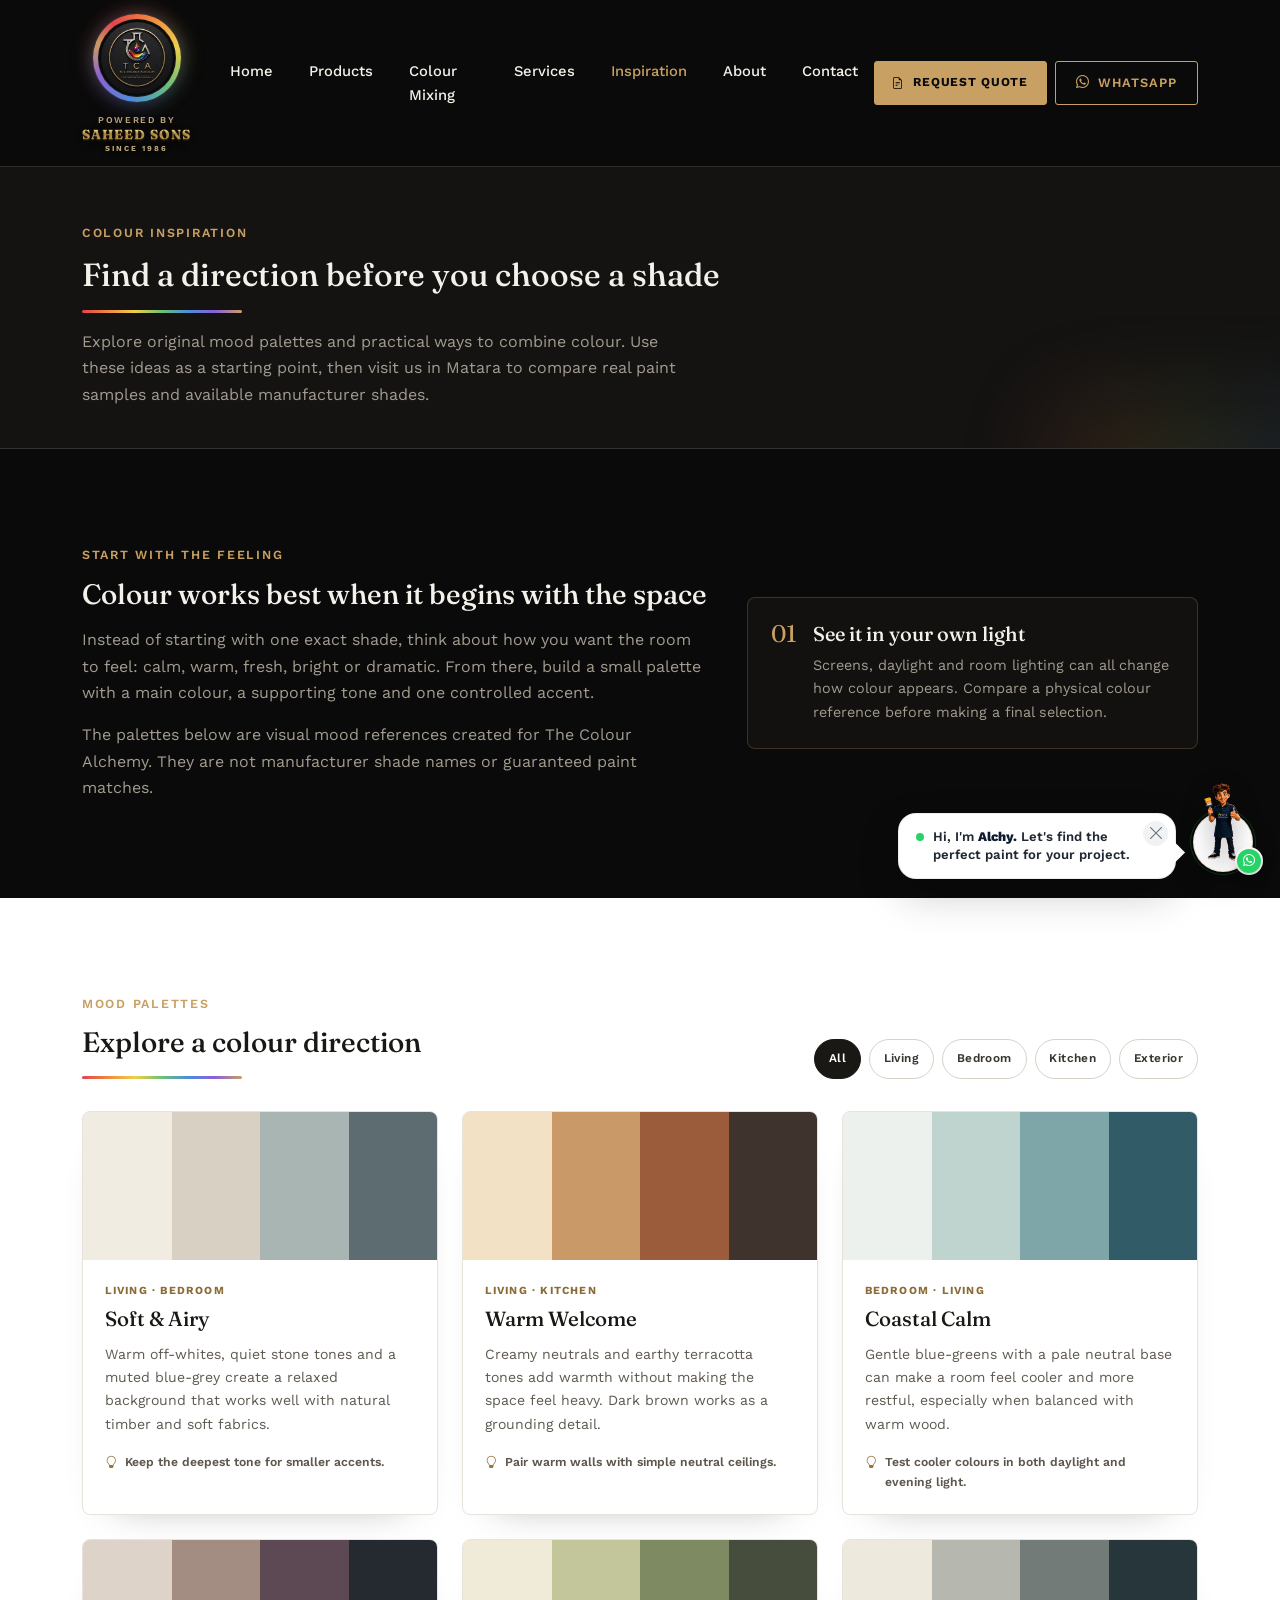
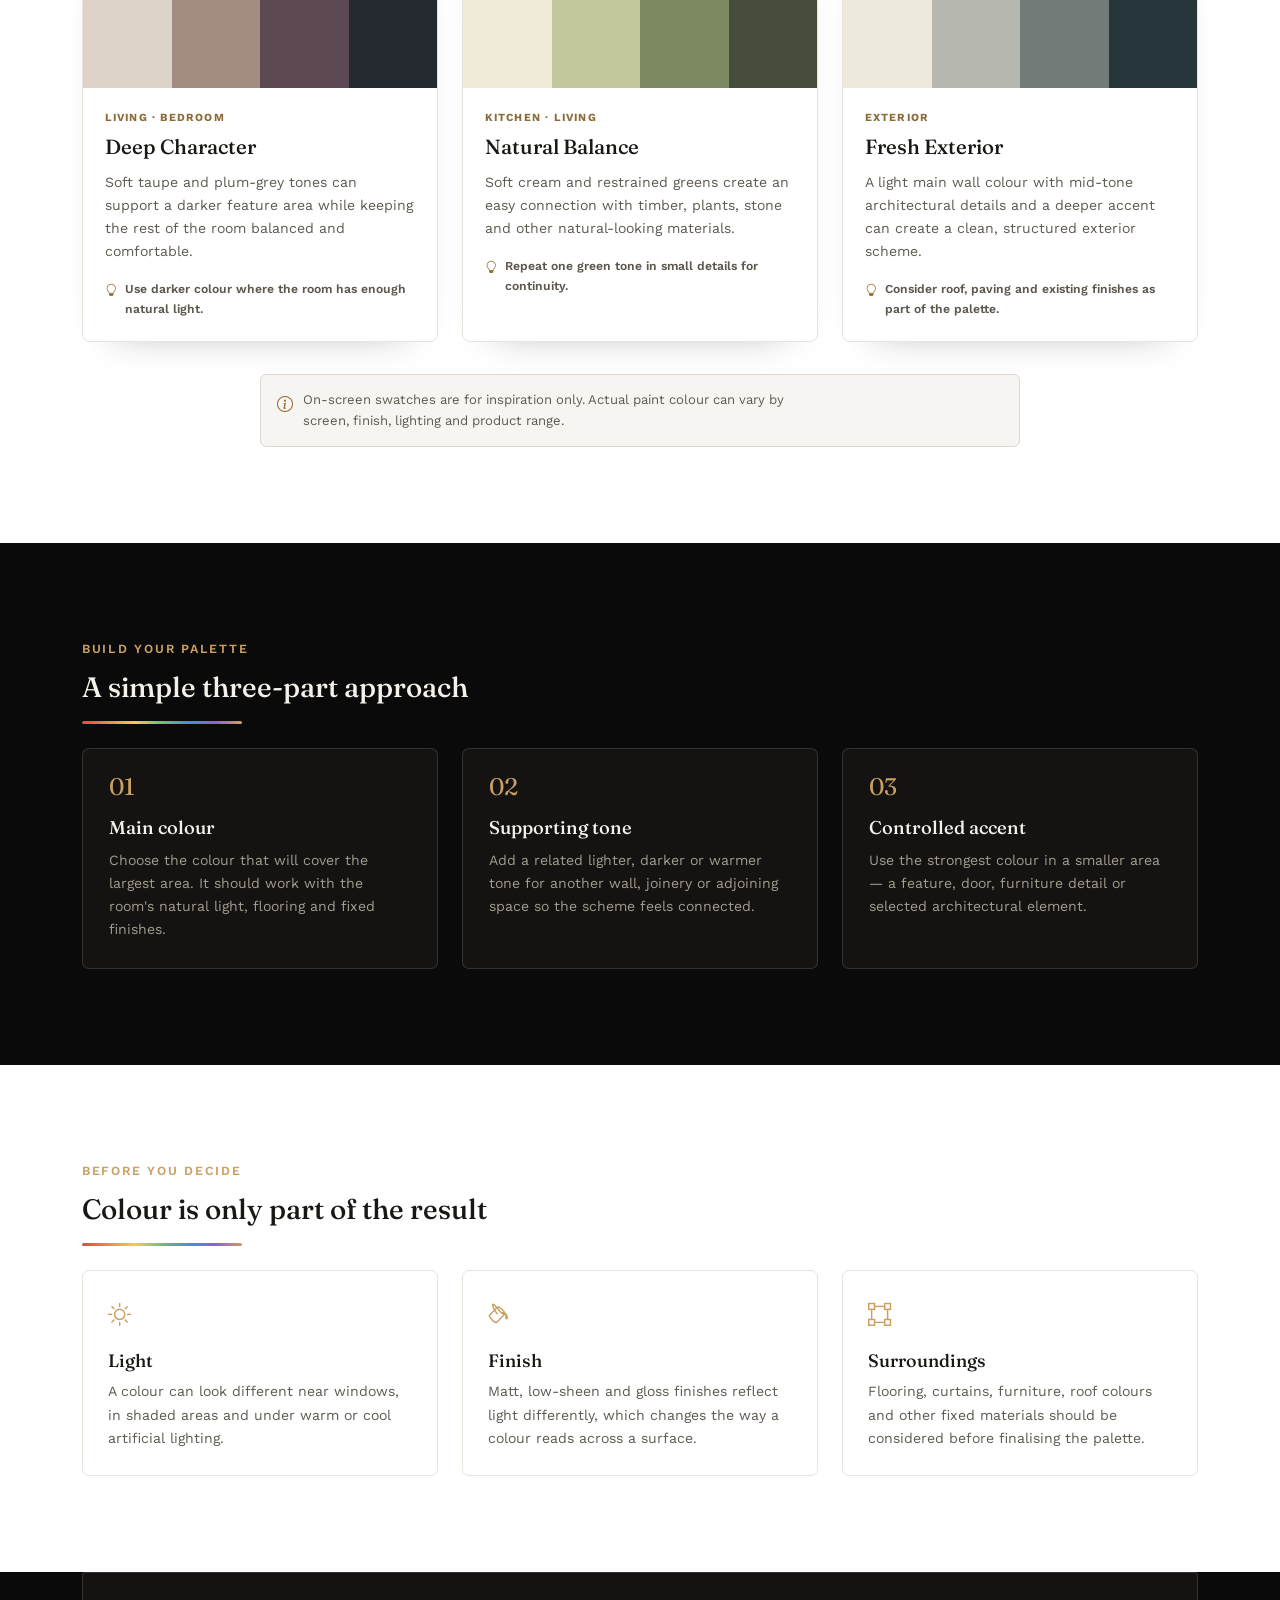
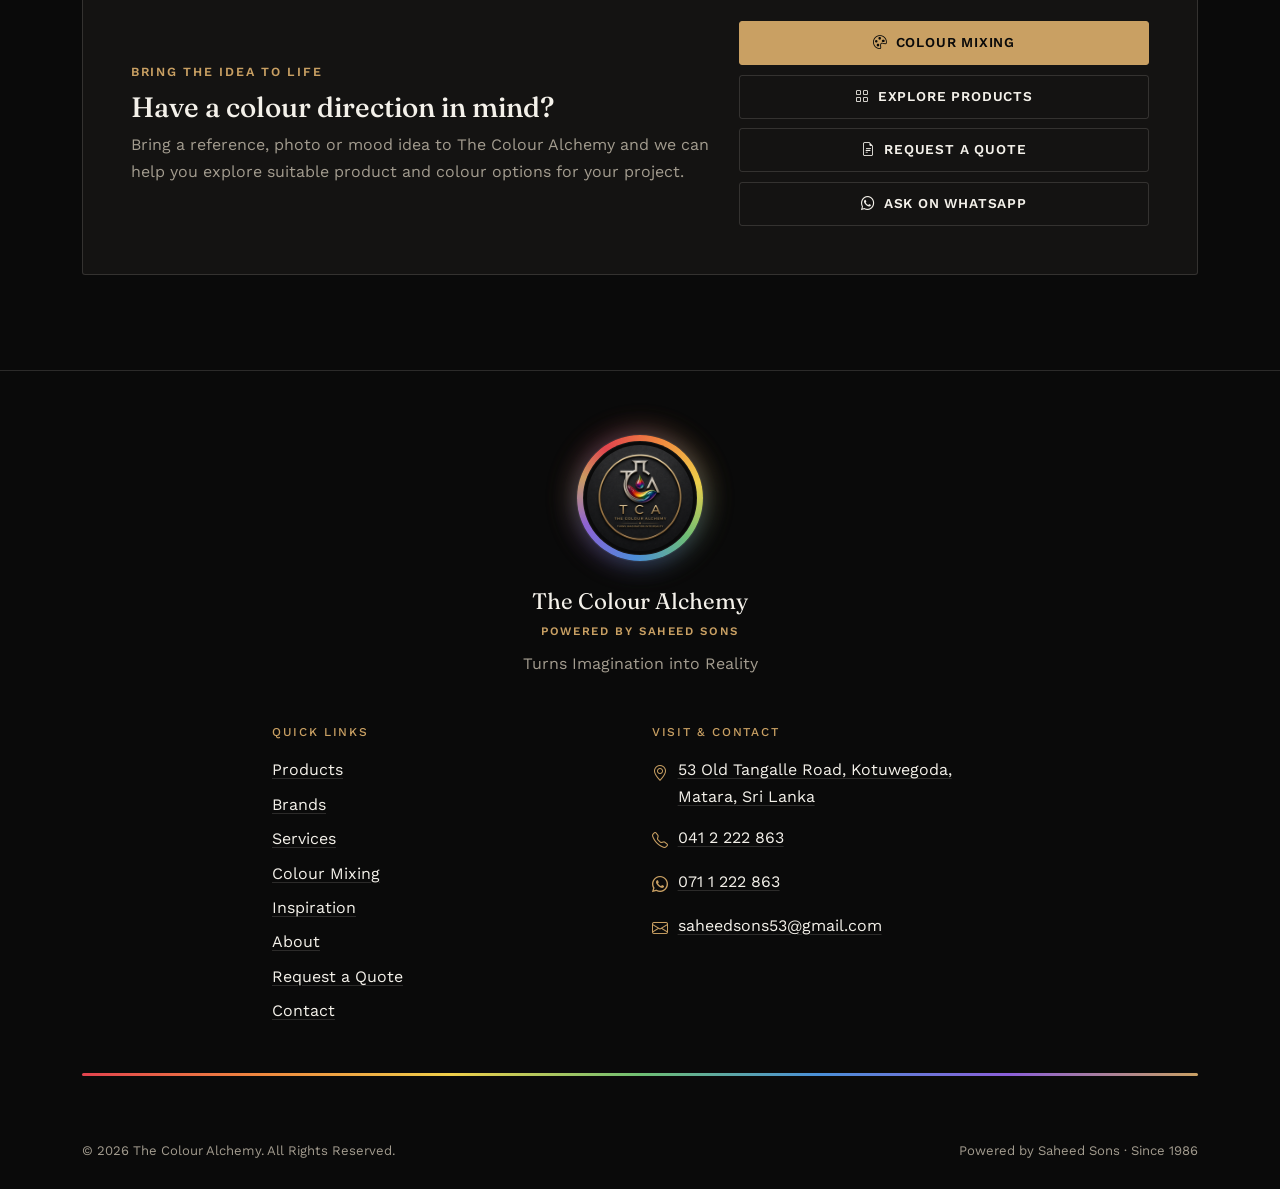
<file: inspiration.html>
<!DOCTYPE html>
<html lang="en">
<head>
  <meta charset="UTF-8">
  <meta name="viewport" content="width=device-width, initial-scale=1.0">
  <meta name="theme-color" content="#0a0a0a">

  <title>Colour Inspiration & Paint Ideas | The Colour Alchemy</title>
  <meta name="description" content="Explore colour inspiration, palette ideas, room guidance and practical advice on light, finish and surroundings from The Colour Alchemy in Matara.">
  <link rel="canonical" href="https://thecolouralchemy.github.io/the-colour-alchemy-website/inspiration.html">

  <meta property="og:type" content="website">
  <meta property="og:title" content="Colour Inspiration & Paint Ideas | The Colour Alchemy">
  <meta property="og:description" content="Explore colour inspiration, palette ideas, room guidance and practical advice on light, finish and surroundings from The Colour Alchemy in Matara.">
  <meta property="og:image" content="https://thecolouralchemy.github.io/the-colour-alchemy-website/assets/img/logo/logo-web.png">
  <meta property="og:url" content="https://thecolouralchemy.github.io/the-colour-alchemy-website/inspiration.html">
  <meta property="og:locale" content="en_LK">

  <link rel="icon" type="image/png" href="assets/img/logo/favicon.png">

  <link rel="preconnect" href="https://fonts.googleapis.com">
  <link rel="preconnect" href="https://fonts.gstatic.com" crossorigin>
  <link
    href="https://fonts.googleapis.com/css2?family=Fraunces:ital,wght@0,500;0,600;0,700;1,500&family=Work+Sans:wght@400;500;600;700&display=swap"
    rel="stylesheet"
  >

  <link
    href="https://cdn.jsdelivr.net/npm/bootstrap@5.3.3/dist/css/bootstrap.min.css"
    rel="stylesheet"
  >
  <link
    rel="stylesheet"
    href="https://cdn.jsdelivr.net/npm/bootstrap-icons@1.11.3/font/bootstrap-icons.css"
  >

  <link href="assets/css/style.css" rel="stylesheet">

  <script type="application/ld+json">
  {
    "@context": "https://schema.org",
    "@type": "WebPage",
    "name": "Colour Inspiration | The Colour Alchemy",
    "url": "https://thecolouralchemy.github.io/the-colour-alchemy-website/inspiration.html",
    "description": "Original colour mood palettes and practical colour-selection guidance from The Colour Alchemy in Matara.",
    "isPartOf": {
      "@type": "WebSite",
      "name": "The Colour Alchemy",
      "url": "https://thecolouralchemy.github.io/the-colour-alchemy-website/"
    },
    "about": {
      "@type": "Thing",
      "name": "Paint colour inspiration and colour selection"
    }
  }
  </script>
</head>

<body>

  <a class="visually-hidden-focusable" href="#main-content">
    Skip to main content
  </a>

  <header>
    <nav class="navbar navbar-expand-lg navbar-alchemy sticky-top" aria-label="Main navigation">
      <div class="container">

        <a
          class="navbar-brand navbar-brand-heritage"
          href="index.html"
          aria-label="The Colour Alchemy home"
        >
          <span class="brand-mark">
            <img
              src="assets/img/logo/logo-web.png"
              alt="The Colour Alchemy logo" width="240" height="240" decoding="async">
          </span>

          <span class="brand-heritage">
            <span class="brand-powered">POWERED BY</span>
            <span class="brand-heritage-name">SAHEED SONS</span>
            <span class="brand-heritage-since">SINCE 1986</span>
          </span>
        </a>

        <div class="d-flex align-items-center gap-2 order-lg-3">
          <a class="btn-quote-nav d-none d-lg-inline-flex" href="quotation.html">
            <i class="bi bi-file-earmark-text" aria-hidden="true"></i>
            Request Quote
          </a>

          <a
            class="btn-whatsapp-nav d-none d-sm-inline-flex"
            data-whatsapp-msg="Hi, I'd like help choosing a colour direction for my project."
            href="#"
          >
            <i class="bi bi-whatsapp" aria-hidden="true"></i>
            WhatsApp
          </a>

          <button
            class="navbar-toggler"
            type="button"
            data-bs-toggle="collapse"
            data-bs-target="#mainNav"
            aria-controls="mainNav"
            aria-expanded="false"
            aria-label="Toggle navigation"
          >
            <span class="navbar-toggler-icon"></span>
          </button>
        </div>

        <div class="collapse navbar-collapse order-lg-2" id="mainNav">
          <ul class="navbar-nav mx-lg-auto gap-lg-1">
            <li class="nav-item"><a class="nav-link" data-page="index.html" href="index.html">Home</a></li>
            <li class="nav-item"><a class="nav-link" data-page="products.html" href="products.html">Products</a></li>
            <li class="nav-item"><a class="nav-link" data-page="colour-mixing.html" href="colour-mixing.html">Colour Mixing</a></li>
            <li class="nav-item"><a class="nav-link" data-page="services.html" href="services.html">Services</a></li>
            <li class="nav-item"><a class="nav-link" data-page="inspiration.html" href="inspiration.html">Inspiration</a></li>
            <li class="nav-item"><a class="nav-link" data-page="about.html" href="about.html">About</a></li>
            <li class="nav-item"><a class="nav-link" data-page="contact.html" href="contact.html">Contact</a></li>

            <li class="nav-item d-lg-none mt-3">
              <a class="btn-quote-nav w-100 justify-content-center" href="quotation.html">
                <i class="bi bi-file-earmark-text" aria-hidden="true"></i>
                Request a Quote
              </a>
            </li>

            <li class="nav-item d-sm-none mt-2">
              <a
                class="btn-whatsapp-nav w-100 justify-content-center"
                data-whatsapp-msg="Hi, I'd like help choosing a colour direction for my project."
                href="#"
              >
                <i class="bi bi-whatsapp" aria-hidden="true"></i>
                WhatsApp
              </a>
            </li>
          </ul>
        </div>

      </div>
    </nav>
  </header>

  <main id="main-content">

    <section class="page-header inspiration-page-header">
      <div class="container">
        <span class="section-kicker">Colour inspiration</span>
        <h1 class="h2 mb-2">Find a direction before you choose a shade</h1>
        <div class="spectrum-bar spectrum-sm mb-3"></div>
        <p class="mb-0">
          Explore original mood palettes and practical ways to combine colour.
          Use these ideas as a starting point, then visit us in Matara to compare
          real paint samples and available manufacturer shades.
        </p>
      </div>
    </section>

    <section class="section inspiration-intro-section">
      <div class="container">
        <div class="row align-items-center gy-4">
          <div class="col-lg-7">
            <span class="section-kicker">Start with the feeling</span>
            <h2 class="h3 mb-3">Colour works best when it begins with the space</h2>
            <p>
              Instead of starting with one exact shade, think about how you want the room
              to feel: calm, warm, fresh, bright or dramatic. From there, build a small
              palette with a main colour, a supporting tone and one controlled accent.
            </p>
            <p class="mb-0">
              The palettes below are visual mood references created for The Colour Alchemy.
              They are not manufacturer shade names or guaranteed paint matches.
            </p>
          </div>

          <div class="col-lg-5">
            <div class="inspiration-principle-card">
              <span class="inspiration-principle-number">01</span>
              <div>
                <h2 class="h5 mb-2">See it in your own light</h2>
                <p class="mb-0">
                  Screens, daylight and room lighting can all change how colour appears.
                  Compare a physical colour reference before making a final selection.
                </p>
              </div>
            </div>
          </div>
        </div>
      </div>
    </section>

    <section class="section section-light inspiration-palettes-section">
      <div class="container">

        <div class="inspiration-section-heading">
          <div>
            <span class="section-kicker">Mood palettes</span>
            <h2 class="h3 mb-2">Explore a colour direction</h2>
            <div class="spectrum-bar spectrum-sm"></div>
          </div>

          <div
            class="inspiration-filter"
            role="group"
            aria-label="Filter inspiration palettes by space"
          >
            <button class="inspiration-filter-btn is-active" type="button" data-inspiration-filter="all" aria-pressed="true">All</button>
            <button class="inspiration-filter-btn" type="button" data-inspiration-filter="living" aria-pressed="false">Living</button>
            <button class="inspiration-filter-btn" type="button" data-inspiration-filter="bedroom" aria-pressed="false">Bedroom</button>
            <button class="inspiration-filter-btn" type="button" data-inspiration-filter="kitchen" aria-pressed="false">Kitchen</button>
            <button class="inspiration-filter-btn" type="button" data-inspiration-filter="exterior" aria-pressed="false">Exterior</button>
          </div>
        </div>

        <div class="row g-4 inspiration-grid">

          <div class="col-md-6 col-xl-4" data-inspiration-card data-inspiration-space="living bedroom">
            <article class="inspiration-card">
              <div class="inspiration-swatches" aria-label="Soft and airy palette">
                <span style="--swatch:#F1ECE2"></span>
                <span style="--swatch:#D8D0C2"></span>
                <span style="--swatch:#A9B5B2"></span>
                <span style="--swatch:#5D6C70"></span>
              </div>
              <div class="inspiration-card-body">
                <span class="inspiration-card-kicker">Living · Bedroom</span>
                <h3>Soft &amp; Airy</h3>
                <p>
                  Warm off-whites, quiet stone tones and a muted blue-grey create a
                  relaxed background that works well with natural timber and soft fabrics.
                </p>
                <span class="inspiration-card-tip">
                  <i class="bi bi-lightbulb" aria-hidden="true"></i>
                  Keep the deepest tone for smaller accents.
                </span>
              </div>
            </article>
          </div>

          <div class="col-md-6 col-xl-4" data-inspiration-card data-inspiration-space="living kitchen">
            <article class="inspiration-card">
              <div class="inspiration-swatches" aria-label="Warm welcome palette">
                <span style="--swatch:#F3E1C6"></span>
                <span style="--swatch:#C99A68"></span>
                <span style="--swatch:#9A5C3A"></span>
                <span style="--swatch:#3F342D"></span>
              </div>
              <div class="inspiration-card-body">
                <span class="inspiration-card-kicker">Living · Kitchen</span>
                <h3>Warm Welcome</h3>
                <p>
                  Creamy neutrals and earthy terracotta tones add warmth without making
                  the space feel heavy. Dark brown works as a grounding detail.
                </p>
                <span class="inspiration-card-tip">
                  <i class="bi bi-lightbulb" aria-hidden="true"></i>
                  Pair warm walls with simple neutral ceilings.
                </span>
              </div>
            </article>
          </div>

          <div class="col-md-6 col-xl-4" data-inspiration-card data-inspiration-space="bedroom living">
            <article class="inspiration-card">
              <div class="inspiration-swatches" aria-label="Coastal calm palette">
                <span style="--swatch:#EDF1ED"></span>
                <span style="--swatch:#BFD3CF"></span>
                <span style="--swatch:#7EA5A8"></span>
                <span style="--swatch:#315B66"></span>
              </div>
              <div class="inspiration-card-body">
                <span class="inspiration-card-kicker">Bedroom · Living</span>
                <h3>Coastal Calm</h3>
                <p>
                  Gentle blue-greens with a pale neutral base can make a room feel
                  cooler and more restful, especially when balanced with warm wood.
                </p>
                <span class="inspiration-card-tip">
                  <i class="bi bi-lightbulb" aria-hidden="true"></i>
                  Test cooler colours in both daylight and evening light.
                </span>
              </div>
            </article>
          </div>

          <div class="col-md-6 col-xl-4" data-inspiration-card data-inspiration-space="living bedroom">
            <article class="inspiration-card">
              <div class="inspiration-swatches" aria-label="Deep character palette">
                <span style="--swatch:#DDD3C9"></span>
                <span style="--swatch:#A38D82"></span>
                <span style="--swatch:#5C4953"></span>
                <span style="--swatch:#252A31"></span>
              </div>
              <div class="inspiration-card-body">
                <span class="inspiration-card-kicker">Living · Bedroom</span>
                <h3>Deep Character</h3>
                <p>
                  Soft taupe and plum-grey tones can support a darker feature area while
                  keeping the rest of the room balanced and comfortable.
                </p>
                <span class="inspiration-card-tip">
                  <i class="bi bi-lightbulb" aria-hidden="true"></i>
                  Use darker colour where the room has enough natural light.
                </span>
              </div>
            </article>
          </div>

          <div class="col-md-6 col-xl-4" data-inspiration-card data-inspiration-space="kitchen living">
            <article class="inspiration-card">
              <div class="inspiration-swatches" aria-label="Natural balance palette">
                <span style="--swatch:#F0EAD8"></span>
                <span style="--swatch:#C3C69B"></span>
                <span style="--swatch:#7D8A62"></span>
                <span style="--swatch:#464D3C"></span>
              </div>
              <div class="inspiration-card-body">
                <span class="inspiration-card-kicker">Kitchen · Living</span>
                <h3>Natural Balance</h3>
                <p>
                  Soft cream and restrained greens create an easy connection with
                  timber, plants, stone and other natural-looking materials.
                </p>
                <span class="inspiration-card-tip">
                  <i class="bi bi-lightbulb" aria-hidden="true"></i>
                  Repeat one green tone in small details for continuity.
                </span>
              </div>
            </article>
          </div>

          <div class="col-md-6 col-xl-4" data-inspiration-card data-inspiration-space="exterior">
            <article class="inspiration-card">
              <div class="inspiration-swatches" aria-label="Fresh exterior palette">
                <span style="--swatch:#EEE9DD"></span>
                <span style="--swatch:#B6B7AF"></span>
                <span style="--swatch:#727B78"></span>
                <span style="--swatch:#27363A"></span>
              </div>
              <div class="inspiration-card-body">
                <span class="inspiration-card-kicker">Exterior</span>
                <h3>Fresh Exterior</h3>
                <p>
                  A light main wall colour with mid-tone architectural details and a
                  deeper accent can create a clean, structured exterior scheme.
                </p>
                <span class="inspiration-card-tip">
                  <i class="bi bi-lightbulb" aria-hidden="true"></i>
                  Consider roof, paving and existing finishes as part of the palette.
                </span>
              </div>
            </article>
          </div>

        </div>

        <div class="inspiration-screen-note">
          <i class="bi bi-info-circle" aria-hidden="true"></i>
          <p class="mb-0">
            On-screen swatches are for inspiration only. Actual paint colour can vary by
            screen, finish, lighting and product range.
          </p>
        </div>

      </div>
    </section>

    <section class="section">
      <div class="container">

        <span class="section-kicker">Build your palette</span>
        <h2 class="h3 mb-2">A simple three-part approach</h2>
        <div class="spectrum-bar spectrum-sm mb-4"></div>

        <div class="row g-4">
          <div class="col-md-4">
            <article class="inspiration-step">
              <span class="inspiration-step-number">01</span>
              <h3>Main colour</h3>
              <p class="mb-0">
                Choose the colour that will cover the largest area. It should work with
                the room's natural light, flooring and fixed finishes.
              </p>
            </article>
          </div>

          <div class="col-md-4">
            <article class="inspiration-step">
              <span class="inspiration-step-number">02</span>
              <h3>Supporting tone</h3>
              <p class="mb-0">
                Add a related lighter, darker or warmer tone for another wall, joinery
                or adjoining space so the scheme feels connected.
              </p>
            </article>
          </div>

          <div class="col-md-4">
            <article class="inspiration-step">
              <span class="inspiration-step-number">03</span>
              <h3>Controlled accent</h3>
              <p class="mb-0">
                Use the strongest colour in a smaller area — a feature, door, furniture
                detail or selected architectural element.
              </p>
            </article>
          </div>
        </div>

      </div>
    </section>

    <section class="section section-light">
      <div class="container">

        <span class="section-kicker">Before you decide</span>
        <h2 class="h3 mb-2">Colour is only part of the result</h2>
        <div class="spectrum-bar spectrum-sm mb-4"></div>

        <div class="row g-4">
          <div class="col-md-4">
            <article class="inspiration-advice-card">
              <i class="bi bi-brightness-high text-gold" aria-hidden="true"></i>
              <h3>Light</h3>
              <p class="mb-0">
                A colour can look different near windows, in shaded areas and under
                warm or cool artificial lighting.
              </p>
            </article>
          </div>

          <div class="col-md-4">
            <article class="inspiration-advice-card">
              <i class="bi bi-paint-bucket text-gold" aria-hidden="true"></i>
              <h3>Finish</h3>
              <p class="mb-0">
                Matt, low-sheen and gloss finishes reflect light differently, which
                changes the way a colour reads across a surface.
              </p>
            </article>
          </div>

          <div class="col-md-4">
            <article class="inspiration-advice-card">
              <i class="bi bi-bounding-box text-gold" aria-hidden="true"></i>
              <h3>Surroundings</h3>
              <p class="mb-0">
                Flooring, curtains, furniture, roof colours and other fixed materials
                should be considered before finalising the palette.
              </p>
            </article>
          </div>
        </div>

      </div>
    </section>

    <section class="section pt-0">
      <div class="container">
        <div class="cta-band inspiration-cta text-center text-md-start">
          <div class="row align-items-center gy-4">
            <div class="col-md-7">
              <span class="section-kicker">Bring the idea to life</span>
              <h2 class="h3">Have a colour direction in mind?</h2>
              <p class="mb-0">
                Bring a reference, photo or mood idea to The Colour Alchemy and we can
                help you explore suitable product and colour options for your project.
              </p>
            </div>

            <div class="col-md-5">
              <div class="cta-actions justify-content-md-end inspiration-cta-actions">
                <a class="btn-alchemy-primary" href="colour-mixing.html">
                  <i class="bi bi-palette" aria-hidden="true"></i>
                  Colour Mixing
                </a>

                <a class="btn-alchemy-outline" href="products.html">
                  <i class="bi bi-grid" aria-hidden="true"></i>
                  Explore Products
                </a>

                <a class="btn-alchemy-outline" href="quotation.html">
                  <i class="bi bi-file-earmark-text" aria-hidden="true"></i>
                  Request a Quote
                </a>

                <a
                  class="btn-alchemy-outline"
                  data-whatsapp-msg="Hi, I'd like help choosing a colour palette for my project."
                  href="#"
                >
                  <i class="bi bi-whatsapp" aria-hidden="true"></i>
                  Ask on WhatsApp
                </a>
              </div>
            </div>
          </div>
        </div>
      </div>
    </section>

  </main>

  <footer class="footer-alchemy">
    <div class="container">

      <div class="footer-logo-ring" aria-label="The Colour Alchemy">
        <div class="footer-brand-mark">
          <img src="assets/img/logo/logo-web.png" alt="The Colour Alchemy logo" width="240" height="240" decoding="async">
        </div>
      </div>

      <div class="footer-brand-name">The Colour Alchemy</div>
      <span class="footer-powered">Powered by Saheed Sons</span>
      <p class="footer-tagline">Turns Imagination into Reality</p>

      <div class="row gy-4">

        <div class="col-sm-6 col-lg-4 offset-lg-2">
          <h5>Quick Links</h5>
          <ul>
            <li class="mb-2"><a href="products.html">Products</a></li>
            <li class="mb-2"><a href="index.html#brands">Brands</a></li>
            <li class="mb-2"><a href="services.html">Services</a></li>
            <li class="mb-2"><a href="colour-mixing.html">Colour Mixing</a></li>
            <li class="mb-2"><a href="inspiration.html">Inspiration</a></li>
            <li class="mb-2"><a href="about.html">About</a></li>
            <li class="mb-2"><a href="quotation.html">Request a Quote</a></li>
            <li class="mb-2"><a href="contact.html">Contact</a></li>
          </ul>
        </div>

        <div class="col-sm-6 col-lg-4">
          <h5>Visit &amp; Contact</h5>

          <div class="contact-line">
            <i class="bi bi-geo-alt" aria-hidden="true"></i>
            <a
              href="https://www.google.com/maps/search/?api=1&query=53+Old+Tangalle+Road+Kotuwegoda+Matara+Sri+Lanka"
              target="_blank"
              rel="noopener"
            >
              53 Old Tangalle Road, Kotuwegoda, Matara, Sri Lanka
            </a>
          </div>

          <div class="contact-line">
            <i class="bi bi-telephone" aria-hidden="true"></i>
            <a href="tel:+94412222863">041 2 222 863</a>
          </div>

          <div class="contact-line">
            <i class="bi bi-whatsapp" aria-hidden="true"></i>
            <a
              data-whatsapp-msg="Hi, I'd like to know more about The Colour Alchemy."
              href="#"
            >
              071 1 222 863
            </a>
          </div>

          <div class="contact-line">
            <i class="bi bi-envelope" aria-hidden="true"></i>
            <a href="mailto:saheedsons53@gmail.com">saheedsons53@gmail.com</a>
          </div>
        </div>

      </div>

      <div class="spectrum-bar spectrum-divider" aria-hidden="true"></div>

      <div class="footer-bottom">
        <span>
          &copy; <span id="footer-year"></span> The Colour Alchemy. All Rights Reserved.
        </span>
        <span>Powered by Saheed Sons · Since 1986</span>
      </div>

    </div>
  </footer>

  <a
    class="whatsapp-float"
    data-whatsapp-msg="Hi, I'd like help choosing a colour direction for my project."
    href="#"
    aria-label="Chat with us on WhatsApp"
  >
    <i class="bi bi-whatsapp" aria-hidden="true"></i>
  </a>

  <script src="https://cdn.jsdelivr.net/npm/bootstrap@5.3.3/dist/js/bootstrap.bundle.min.js"></script>
  <script src="assets/js/main.js"></script>

</body>
</html>
</file>
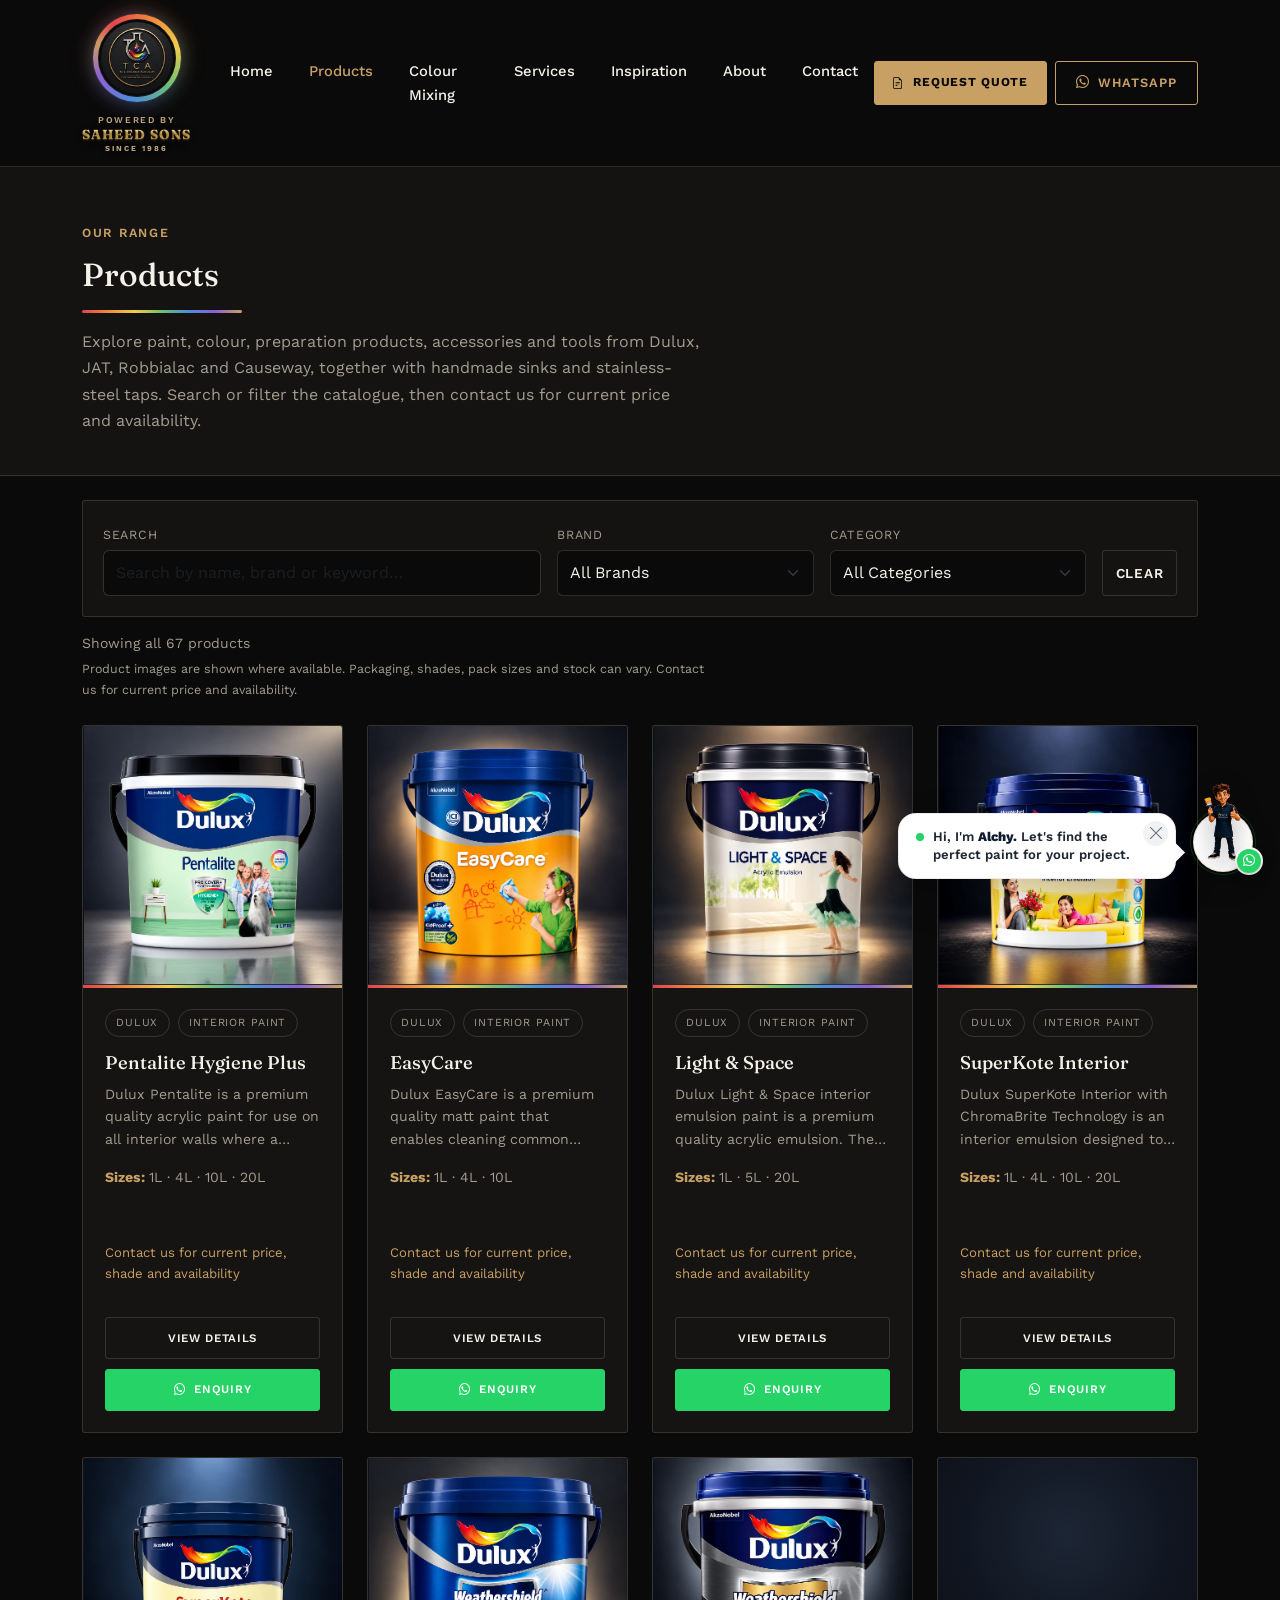
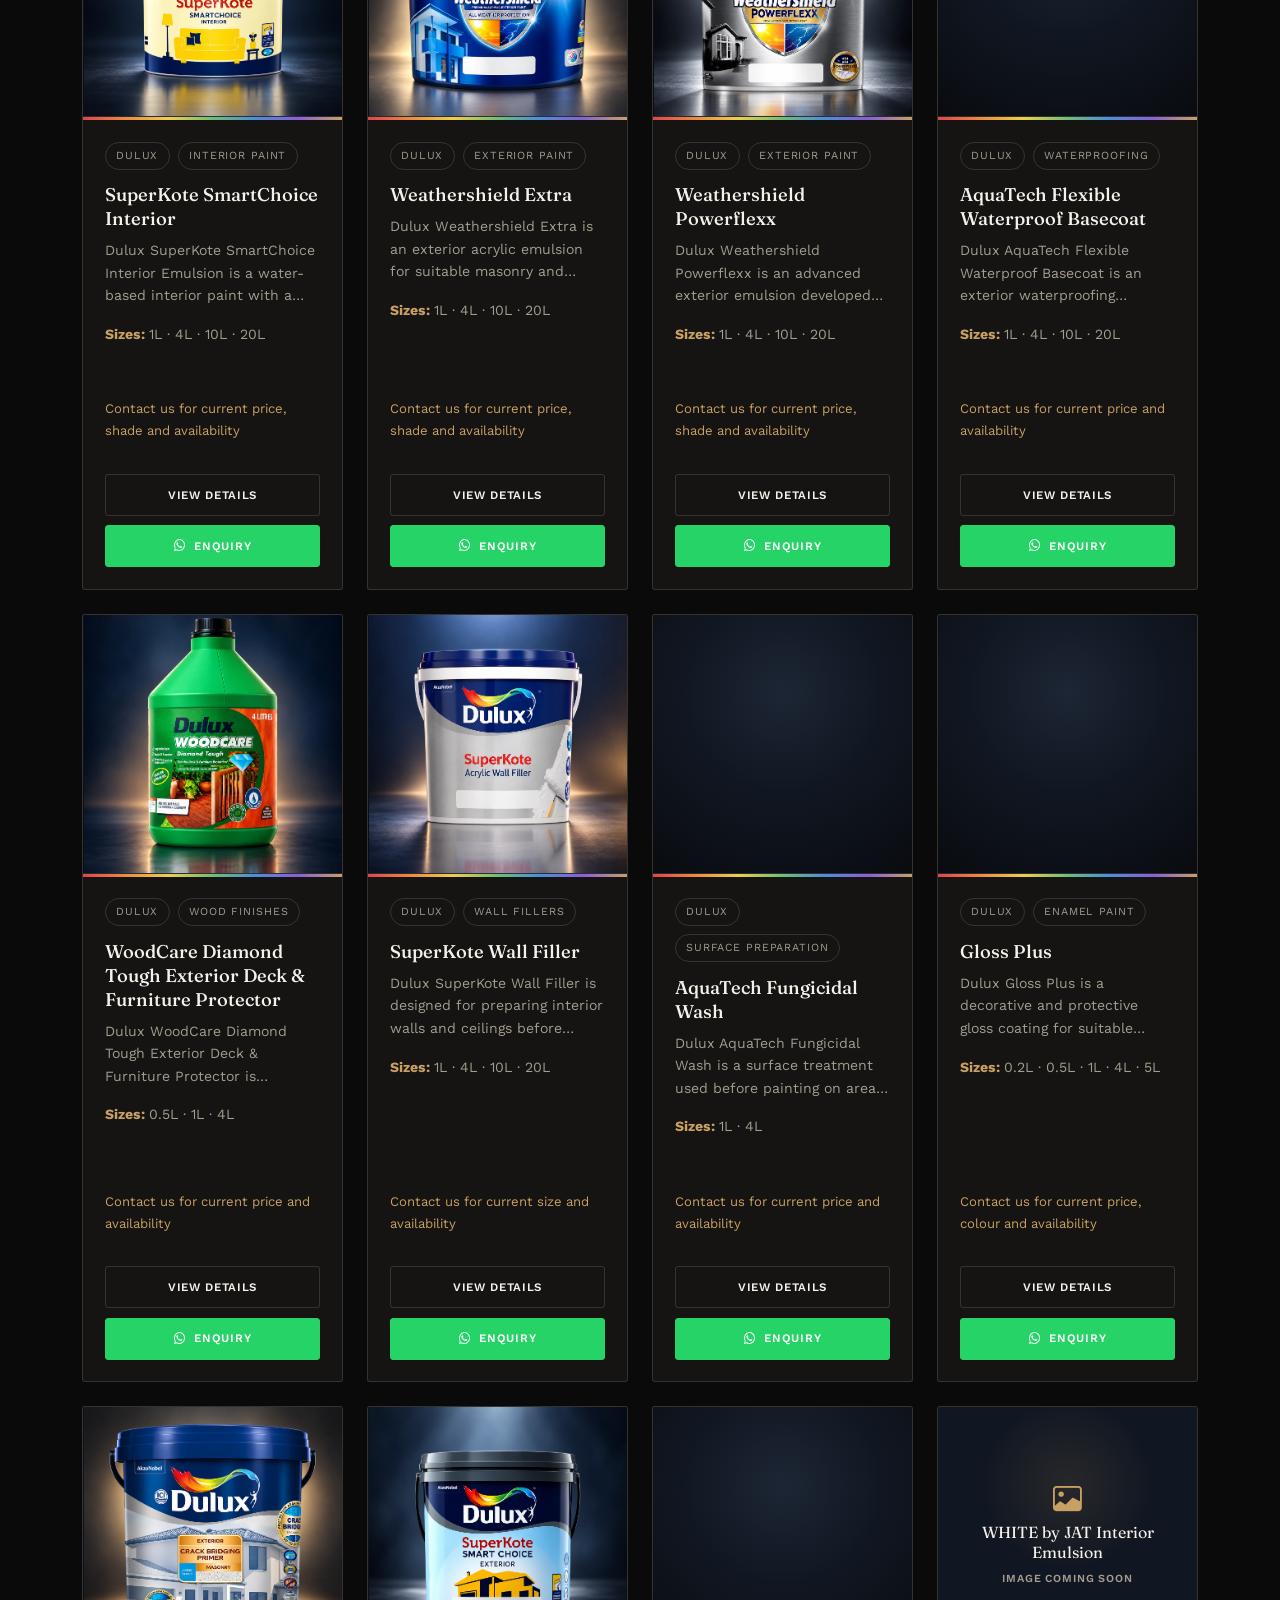
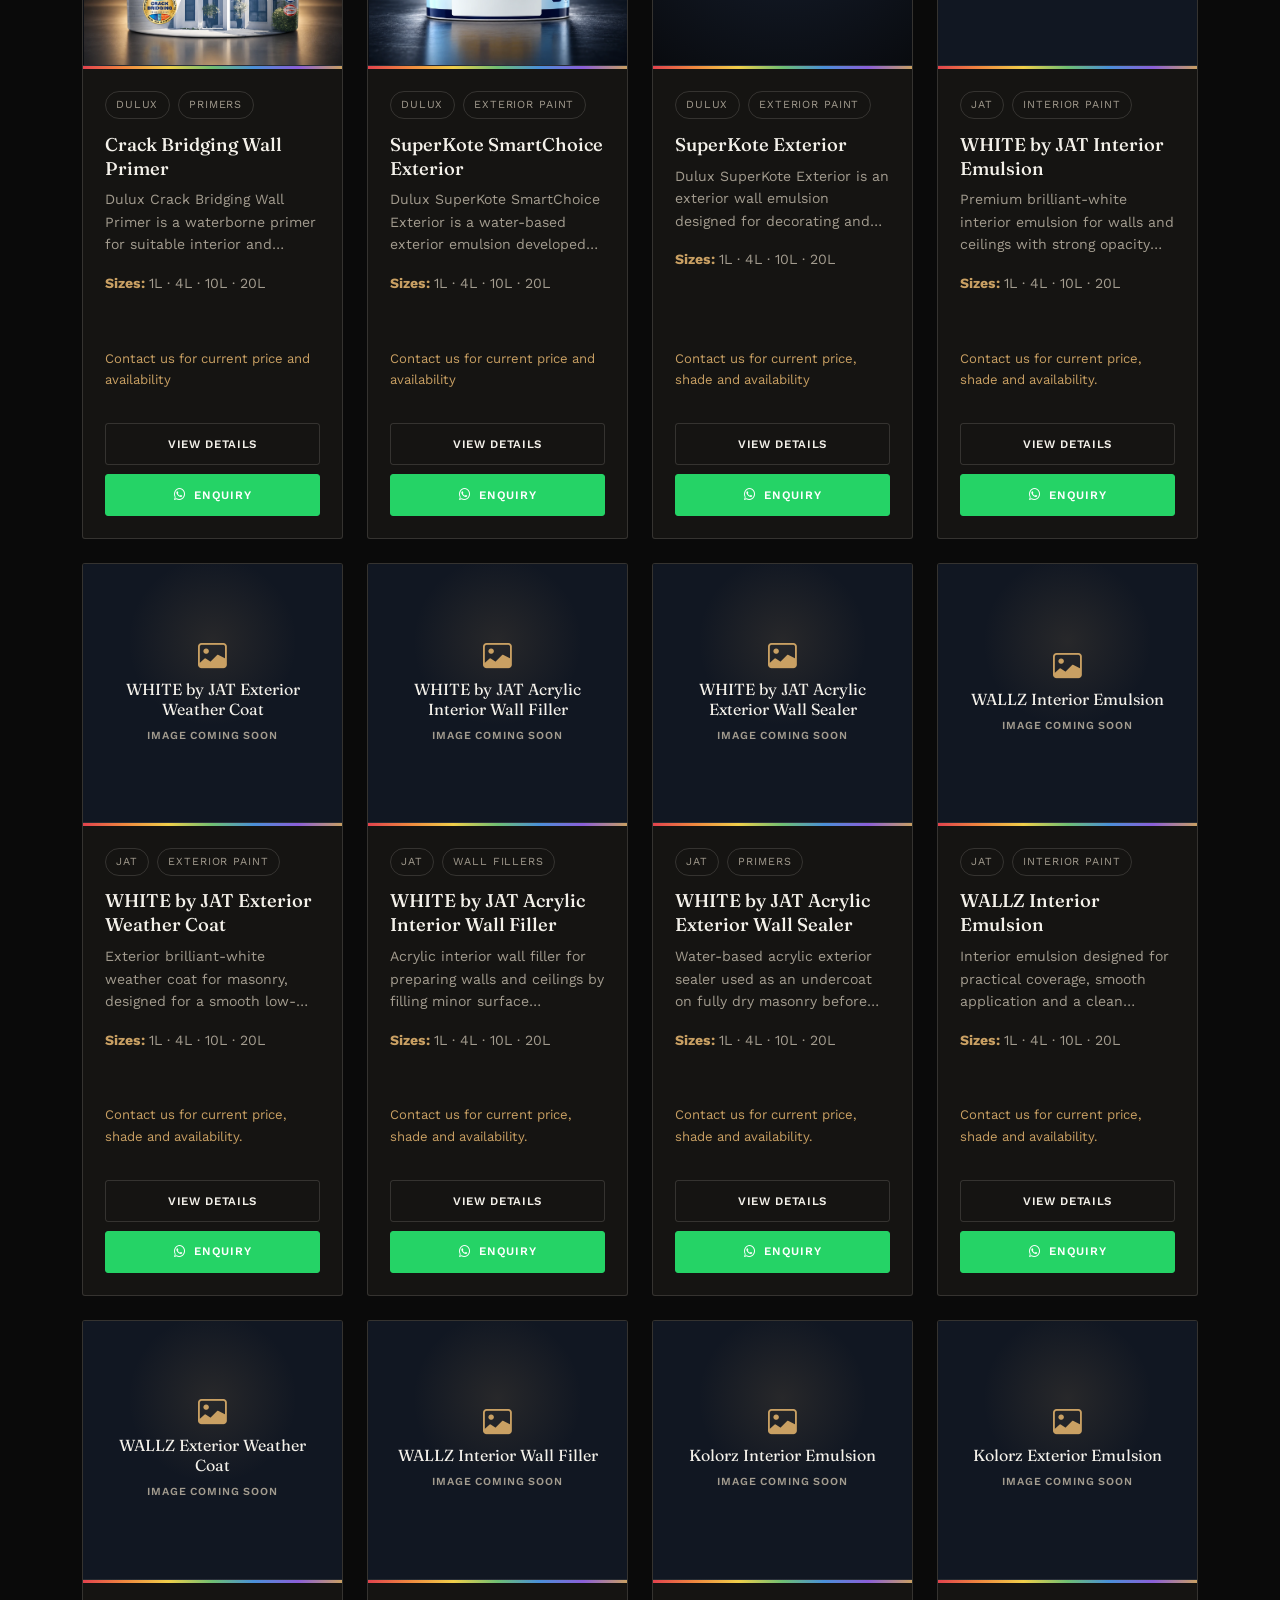
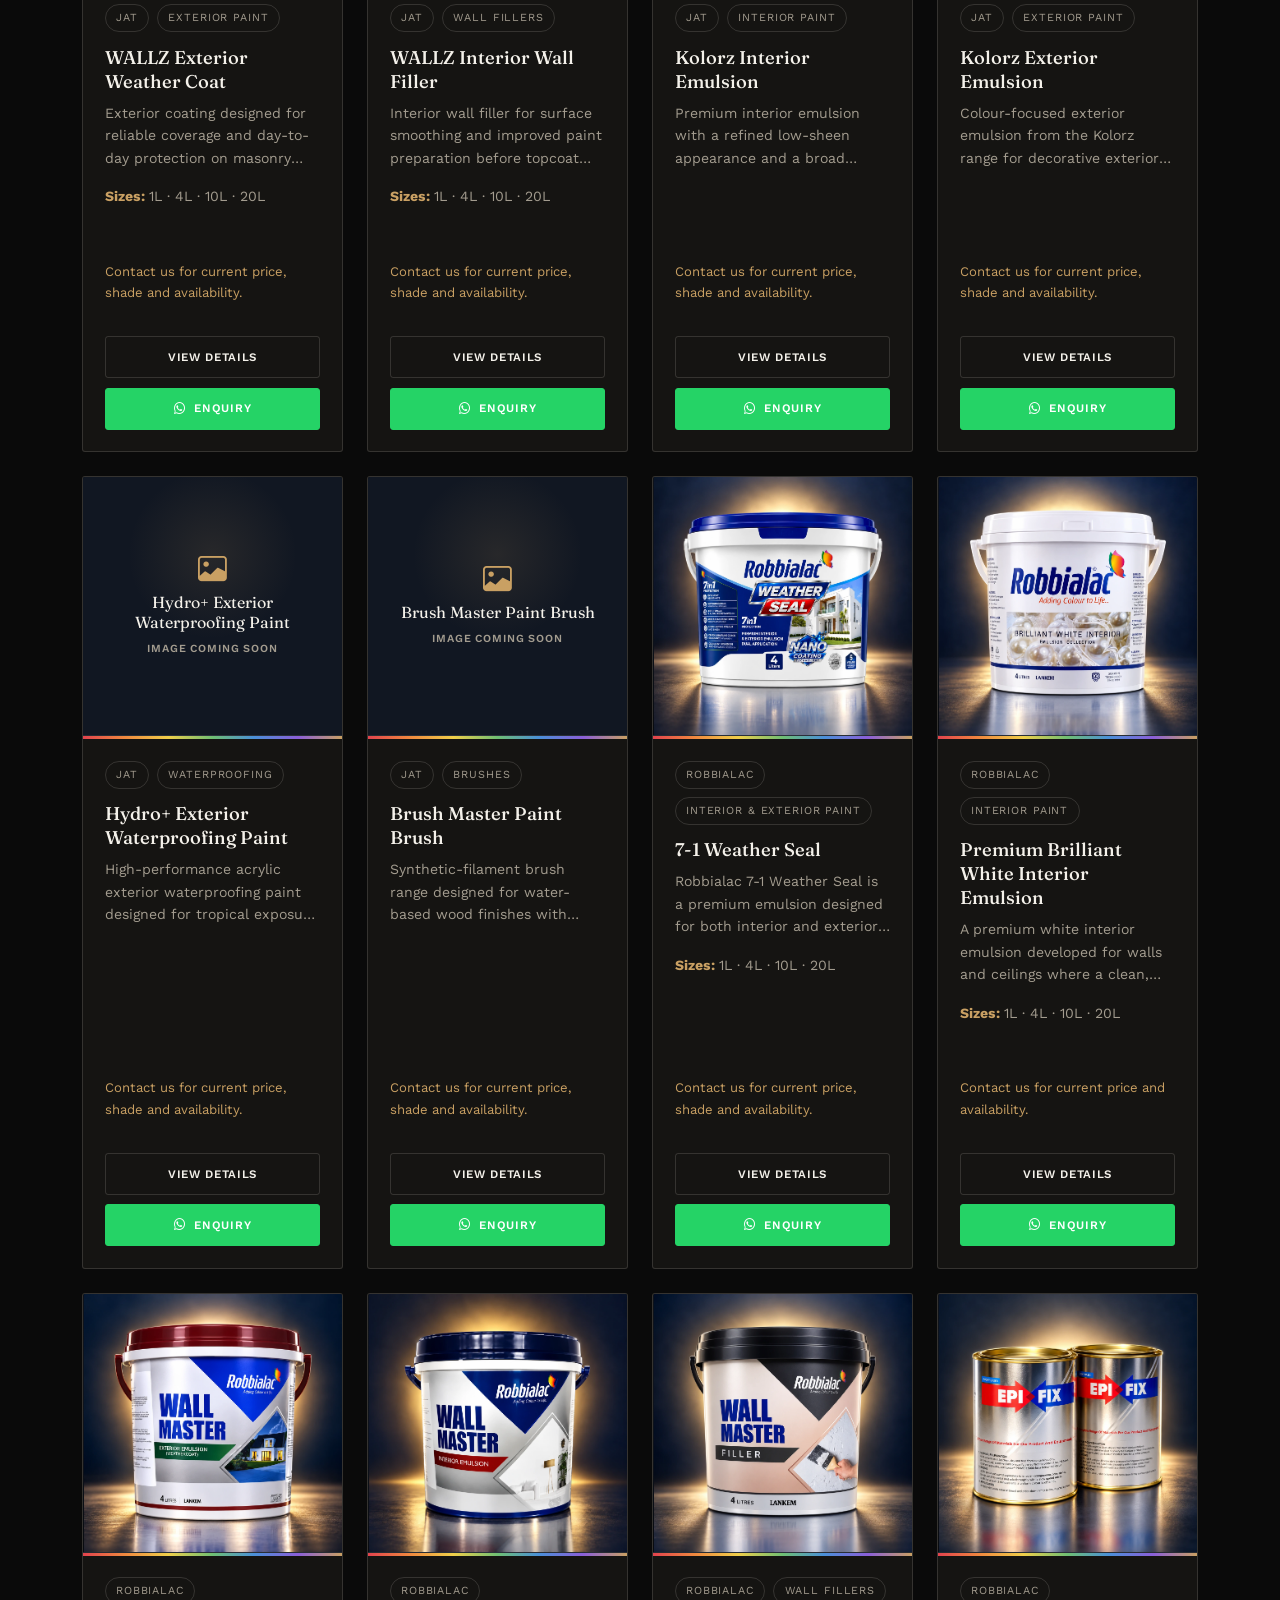
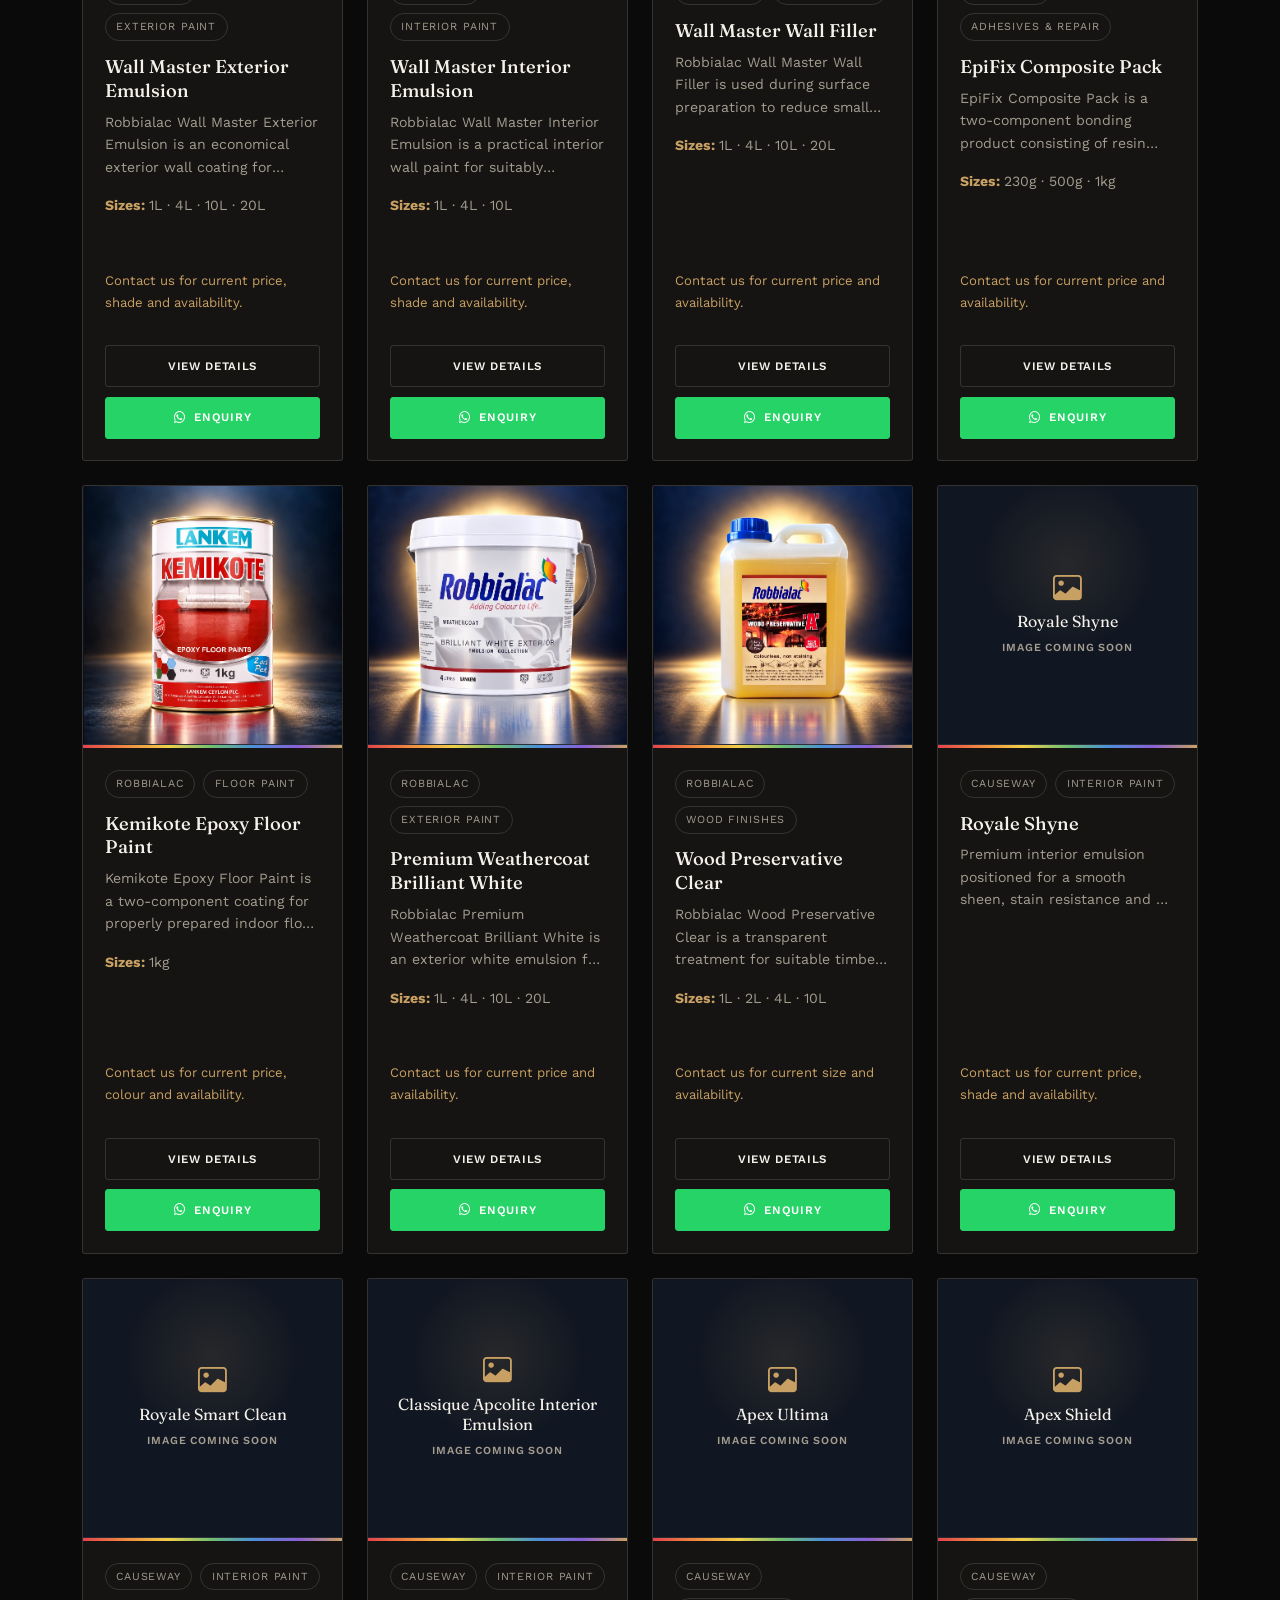
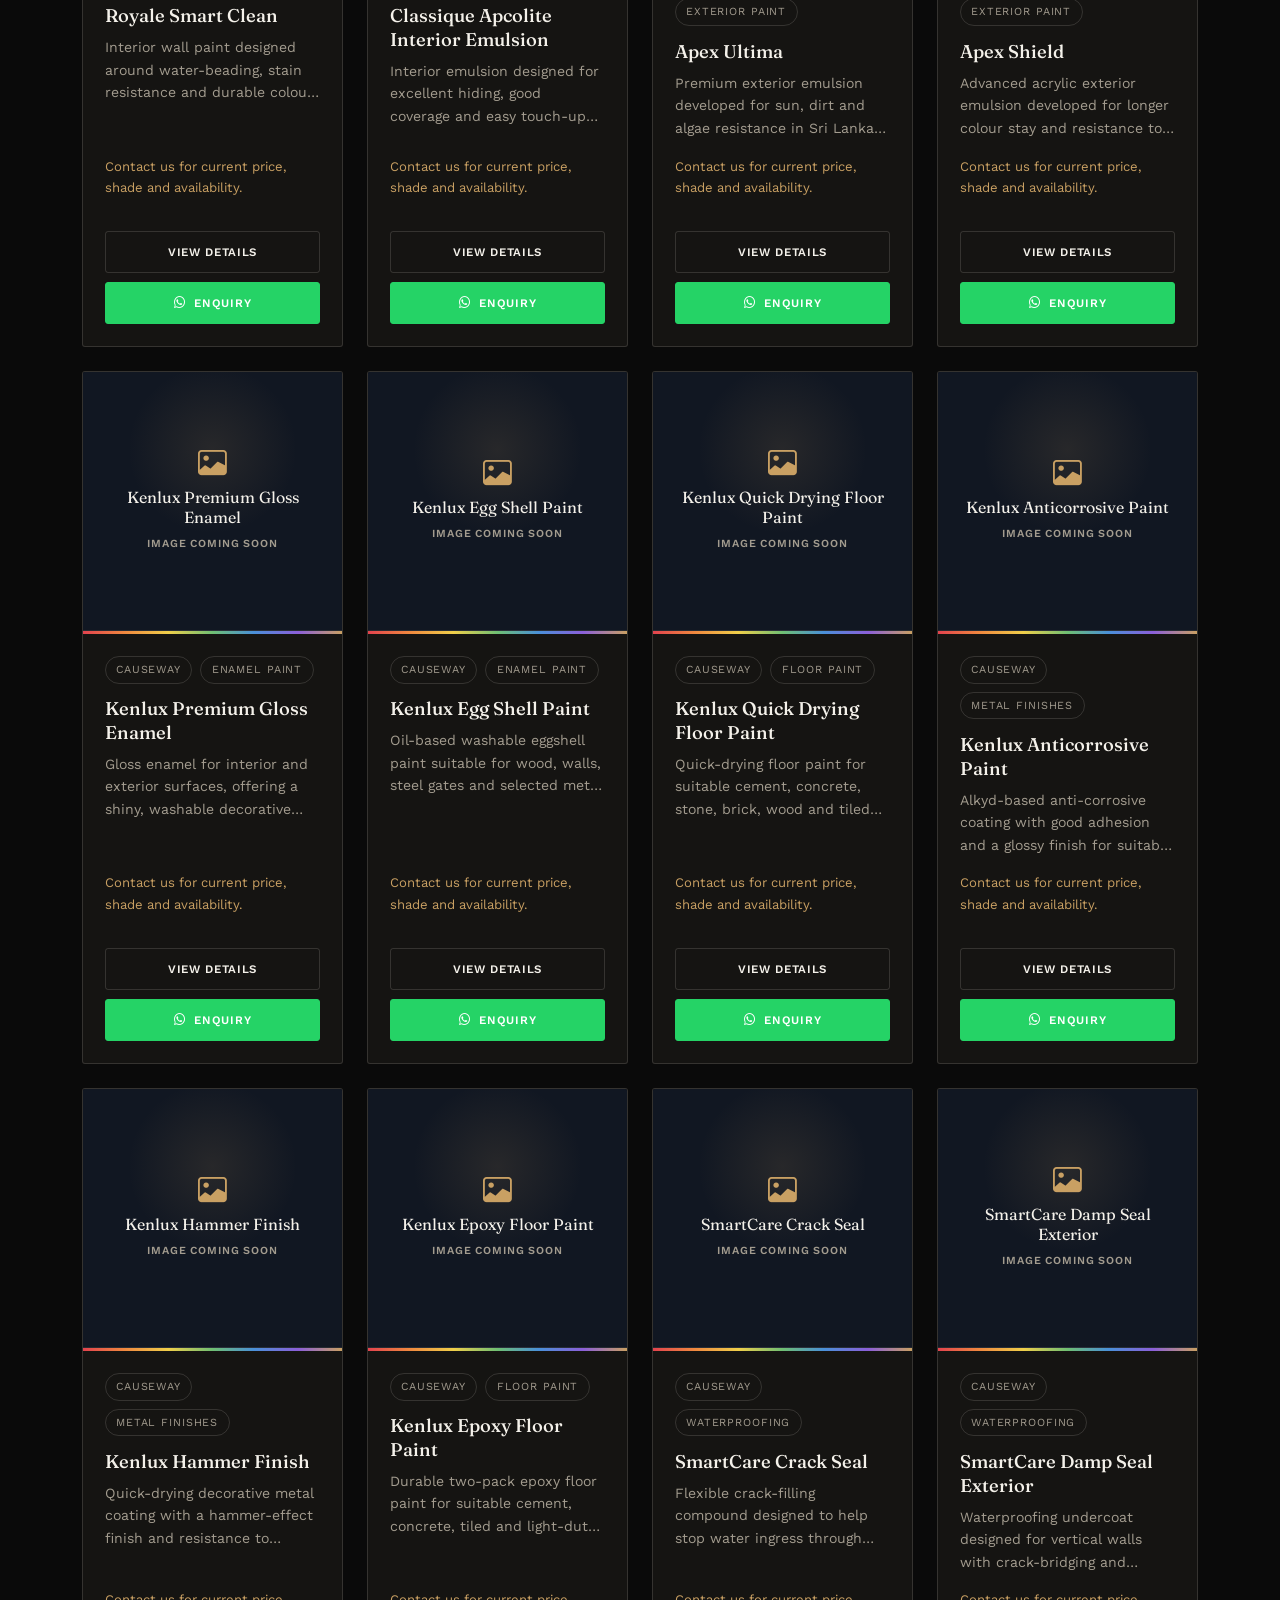
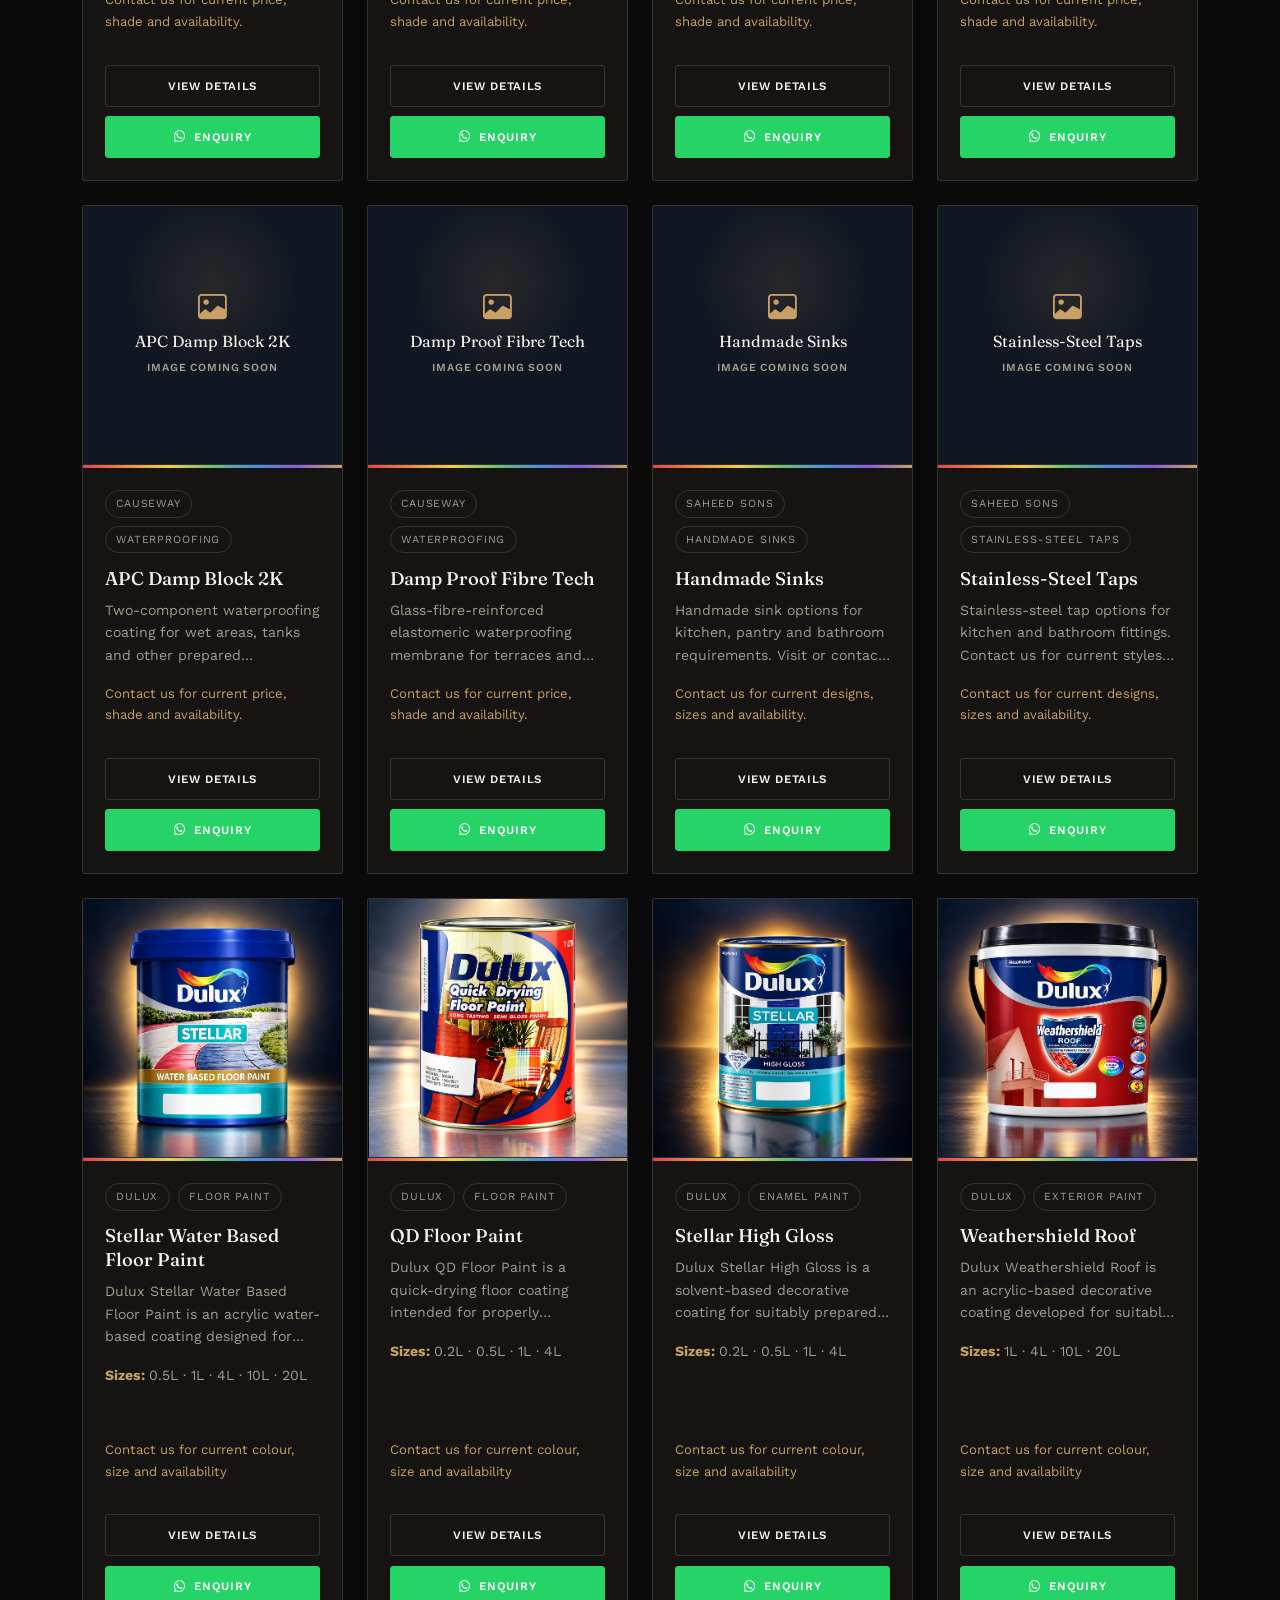
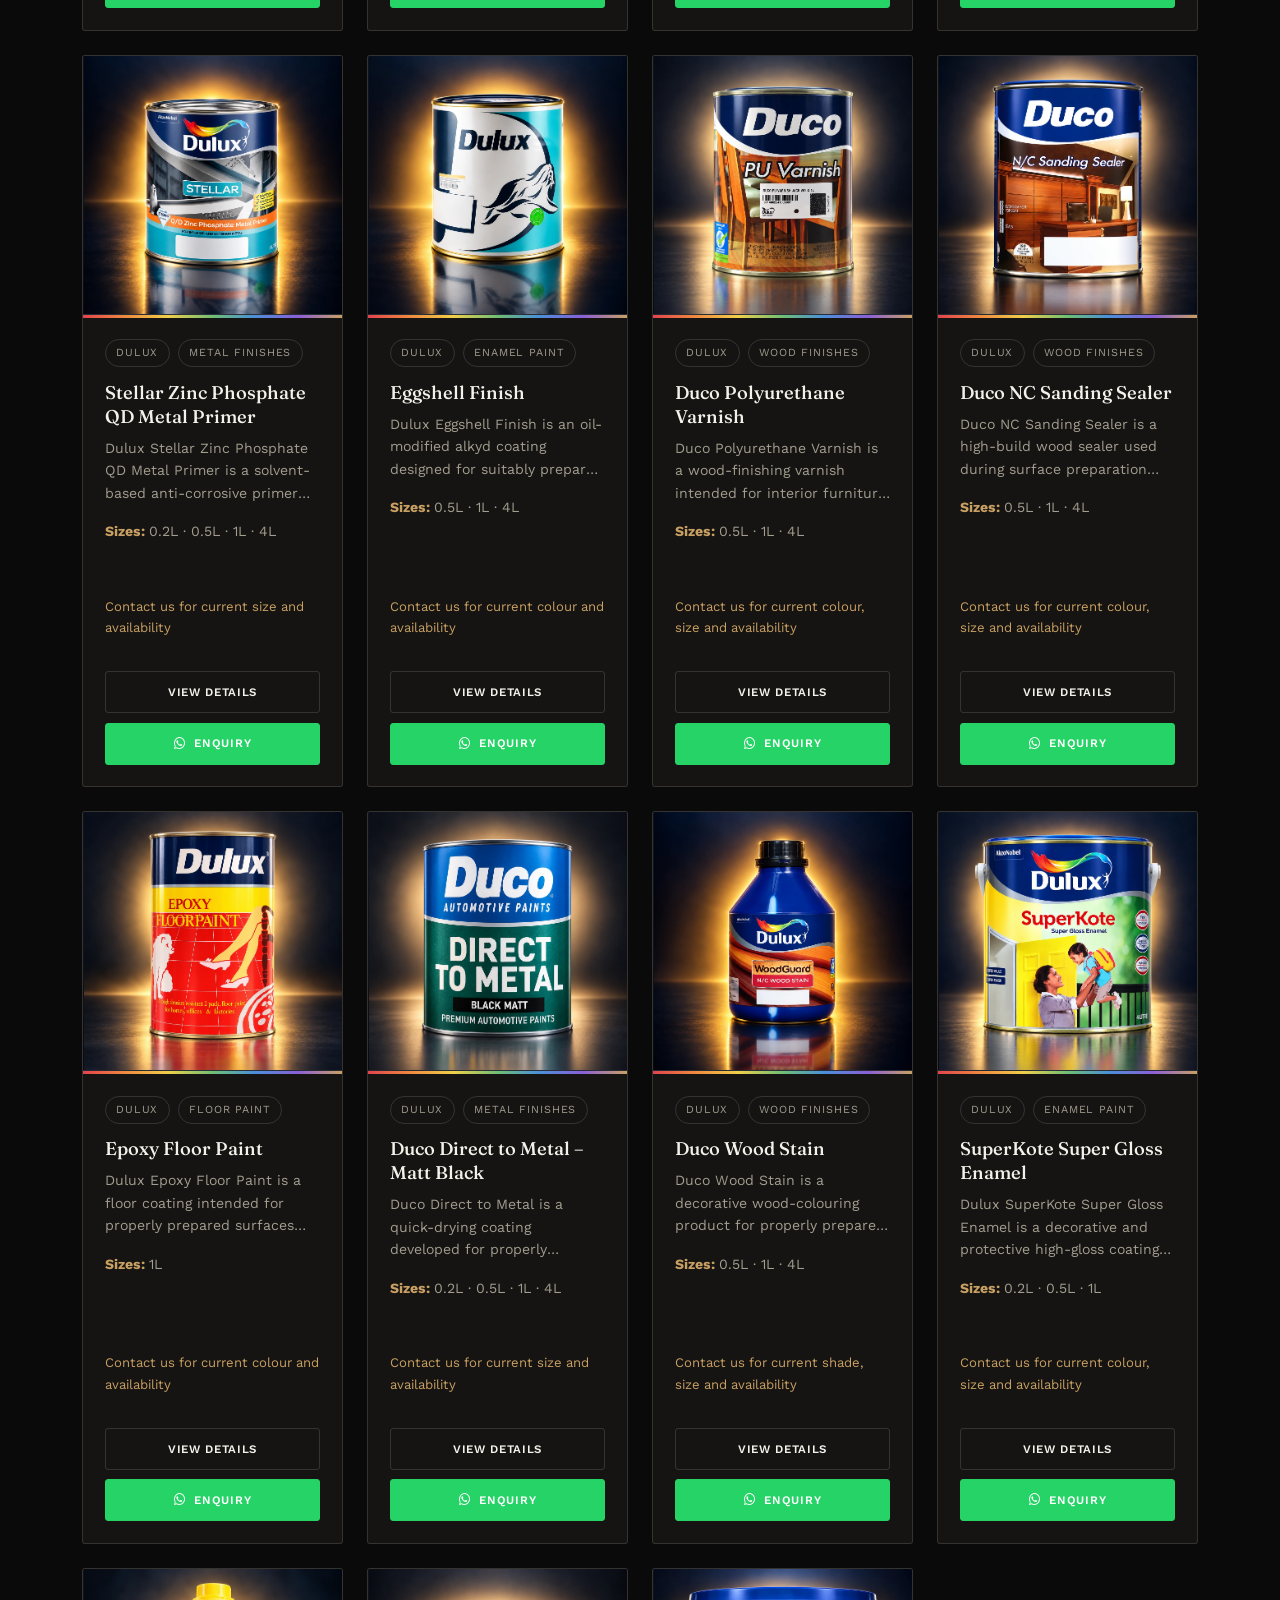
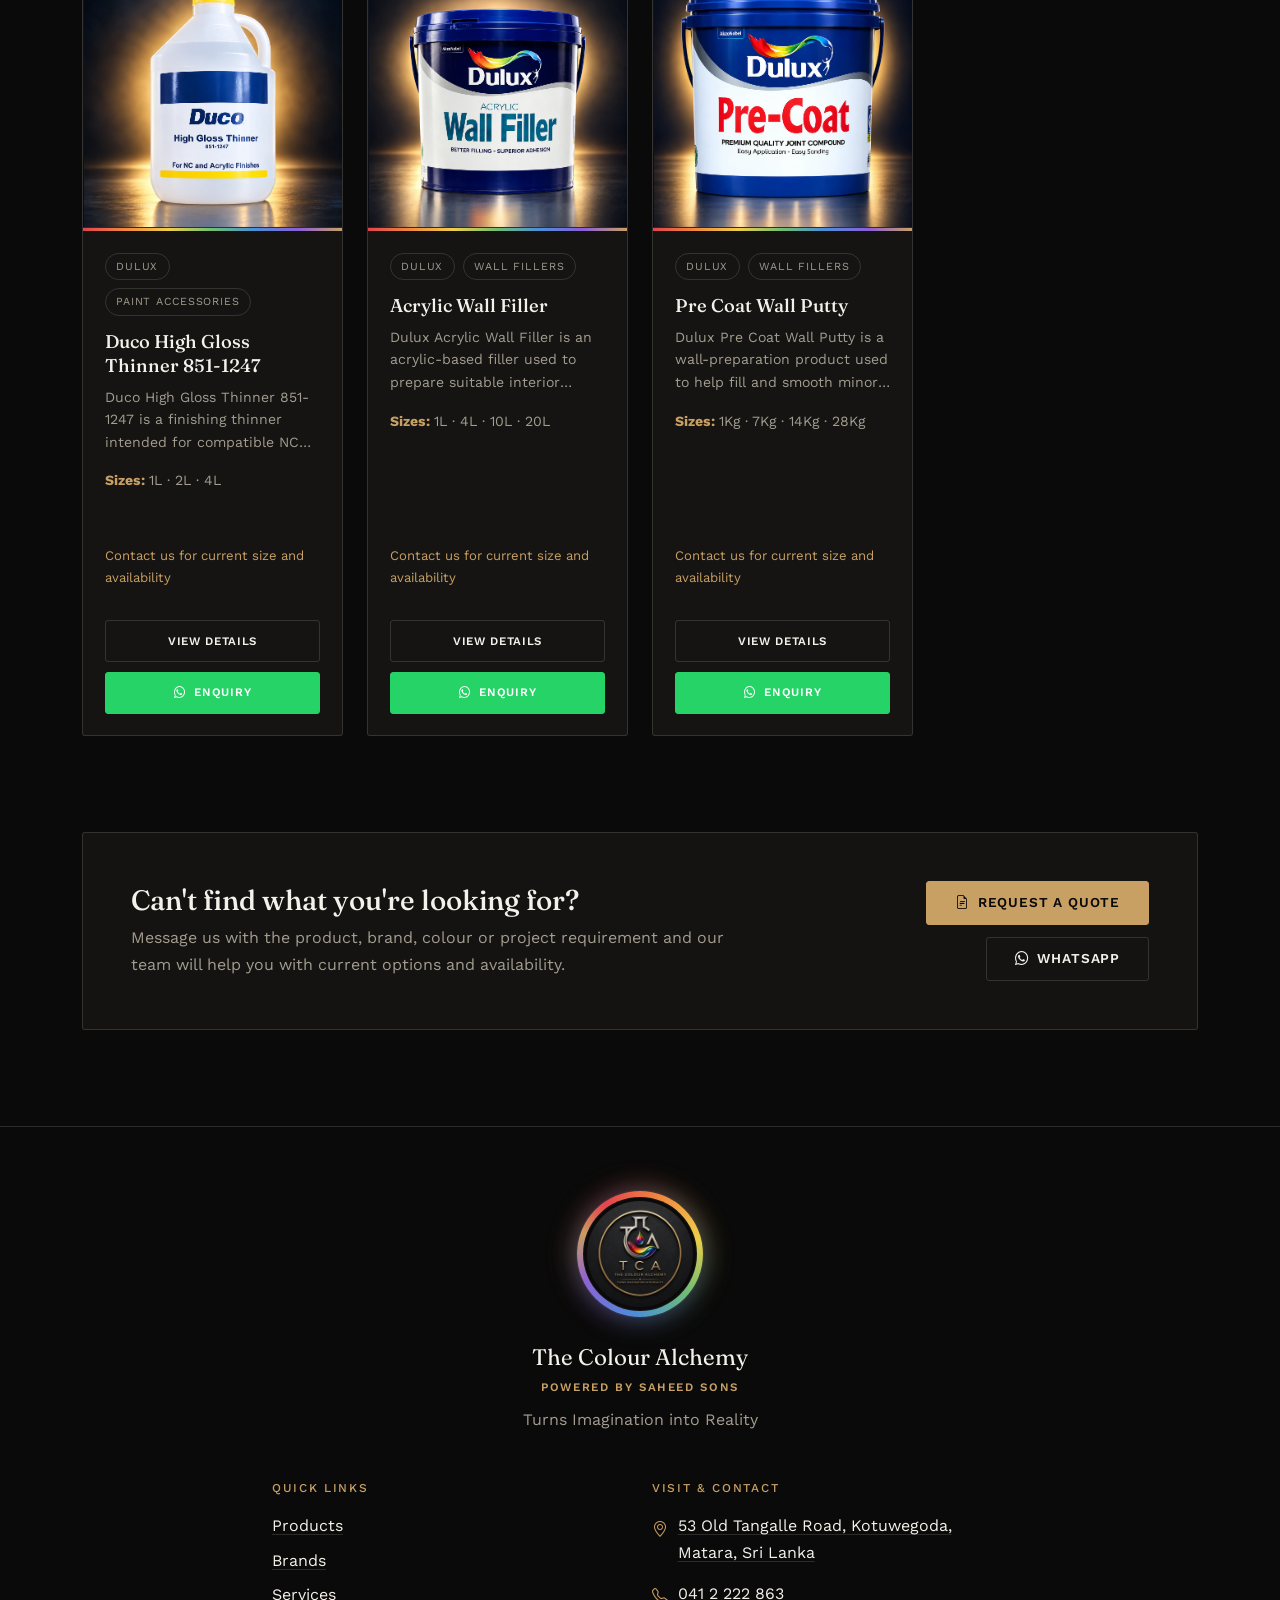
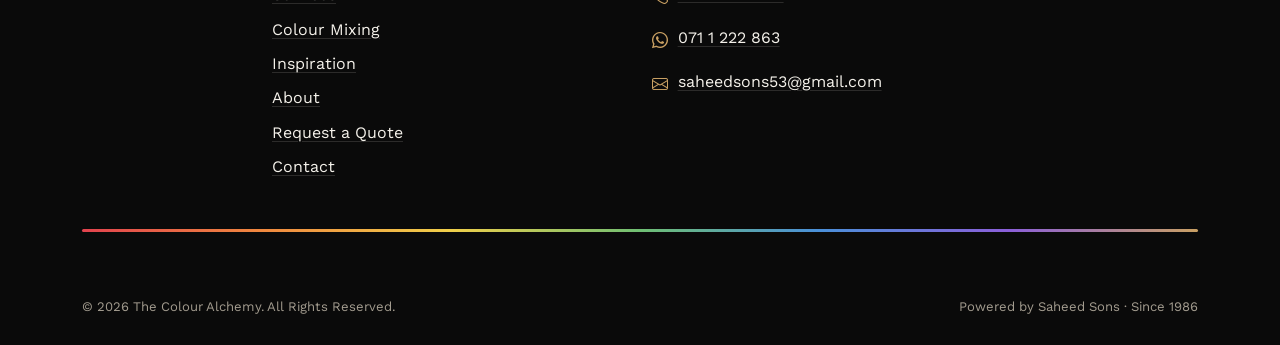
<file: products.html>
<!DOCTYPE html>

<html lang="en">

<head>

  <meta charset="UTF-8">

  <meta name="viewport" content="width=device-width, initial-scale=1.0">
  <meta name="theme-color" content="#0a0a0a">

  <title>Paint Products in Matara | The Colour Alchemy</title>

  <meta name="description" content="Browse Dulux, JAT, Robbialac and Causeway paints, preparation products, accessories, tools, handmade sinks and stainless-steel taps at The Colour Alchemy in Matara.">

  <link rel="canonical" href="https://thecolouralchemy.github.io/the-colour-alchemy-website/products.html">



  <meta property="og:type" content="website">

  <meta property="og:title" content="Paint Products in Matara | The Colour Alchemy">

  <meta property="og:description" content="Browse Dulux, JAT, Robbialac and Causeway paints, preparation products, accessories, tools, handmade sinks and stainless-steel taps at The Colour Alchemy in Matara.">

  <meta property="og:image" content="https://thecolouralchemy.github.io/the-colour-alchemy-website/assets/img/logo/logo-web.png">

  <meta property="og:url" content="https://thecolouralchemy.github.io/the-colour-alchemy-website/products.html">

  <meta property="og:locale" content="en_LK">



  <link rel="icon" type="image/png" href="assets/img/logo/favicon.png">



  <link rel="preconnect" href="https://fonts.googleapis.com">

  <link rel="preconnect" href="https://fonts.gstatic.com" crossorigin>

  <link href="https://fonts.googleapis.com/css2?family=Fraunces:ital,wght@0,500;0,600;0,700;1,500&family=Work+Sans:wght@400;500;600;700&display=swap" rel="stylesheet">



  <link href="https://cdn.jsdelivr.net/npm/bootstrap@5.3.3/dist/css/bootstrap.min.css" rel="stylesheet">

  <link rel="stylesheet" href="https://cdn.jsdelivr.net/npm/bootstrap-icons@1.11.3/font/bootstrap-icons.css">



  <link href="assets/css/style.css" rel="stylesheet">

  <script type="application/ld+json">
  {
    "@context": "https://schema.org",
    "@type": "CollectionPage",
    "name": "Products | The Colour Alchemy",
    "url": "https://thecolouralchemy.github.io/the-colour-alchemy-website/products.html",
    "description": "Browse paint, colour, accessories, tools, handmade sinks and stainless-steel taps from The Colour Alchemy in Kotuwegoda, Matara.",
    "isPartOf": {
      "@type": "WebSite",
      "name": "The Colour Alchemy",
      "url": "https://thecolouralchemy.github.io/the-colour-alchemy-website/"
    },
    "about": {
      "@type": "LocalBusiness",
      "name": "The Colour Alchemy",
      "telephone": "+94 41 222 2863",
      "email": "saheedsons53@gmail.com",
      "address": {
        "@type": "PostalAddress",
        "streetAddress": "53 Old Tangalle Road, Kotuwegoda",
        "addressLocality": "Matara",
        "addressCountry": "LK"
      }
    }
  }
  </script>

</head>

<body>



  <a class="visually-hidden-focusable" href="#main-content">Skip to main content</a>



  <!-- ===================== NAVBAR ===================== -->

  <header>

    <nav class="navbar navbar-expand-lg navbar-alchemy sticky-top" aria-label="Main navigation">

      <div class="container">

        <a
          class="navbar-brand navbar-brand-heritage"
          href="index.html"
          aria-label="The Colour Alchemy home"
        >
          <span class="brand-mark">
            <img
              src="assets/img/logo/logo-web.png"
              alt="The Colour Alchemy logo" width="240" height="240" decoding="async">
          </span>

          <span class="brand-heritage">
            <span class="brand-powered">
              POWERED BY
            </span>

            <span class="brand-heritage-name">
              SAHEED SONS
            </span>

            <span class="brand-heritage-since">
              SINCE 1986
            </span>
          </span>
        </a>

        <div class="d-flex align-items-center gap-2 order-lg-3">

          <a class="btn-quote-nav d-none d-lg-inline-flex" href="quotation.html">

            <i class="bi bi-file-earmark-text" aria-hidden="true"></i> Request Quote

          </a>

          <a class="btn-whatsapp-nav d-none d-sm-inline-flex" data-whatsapp-msg="Hi, I'd like to know more about The Colour Alchemy." href="#">

            <i class="bi bi-whatsapp" aria-hidden="true"></i> WhatsApp

          </a>

          <button class="navbar-toggler" type="button" data-bs-toggle="collapse"

                  data-bs-target="#mainNav" aria-controls="mainNav"

                  aria-expanded="false" aria-label="Toggle navigation">

            <span class="navbar-toggler-icon"></span>

          </button>

        </div>

        <div class="collapse navbar-collapse order-lg-2" id="mainNav">

          <ul class="navbar-nav mx-lg-auto gap-lg-1">

            <li class="nav-item"><a class="nav-link" data-page="index.html" href="index.html">Home</a></li>

            <li class="nav-item"><a class="nav-link" data-page="products.html" href="products.html">Products</a></li>

            <li class="nav-item"><a class="nav-link" data-page="colour-mixing.html" href="colour-mixing.html">Colour Mixing</a></li>

            <li class="nav-item"><a class="nav-link" data-page="services.html" href="services.html">Services</a></li>
            <li class="nav-item"><a class="nav-link" data-page="inspiration.html" href="inspiration.html">Inspiration</a></li>

            <li class="nav-item"><a class="nav-link" data-page="about.html" href="about.html">About</a></li>

            <li class="nav-item"><a class="nav-link" data-page="contact.html" href="contact.html">Contact</a></li>

            <li class="nav-item d-lg-none mt-3">

              <a class="btn-quote-nav w-100 justify-content-center" href="quotation.html">

                <i class="bi bi-file-earmark-text" aria-hidden="true"></i> Request a Quote

              </a>

            </li>

            <li class="nav-item d-sm-none mt-2">

              <a class="btn-whatsapp-nav w-100 justify-content-center" data-whatsapp-msg="Hi, I'd like to know more about The Colour Alchemy." href="#">

                <i class="bi bi-whatsapp" aria-hidden="true"></i> WhatsApp

              </a>

            </li>

          </ul>

        </div>

      </div>

    </nav>

  </header>



  <main id="main-content">



    <!-- ===================== PAGE HEADER ===================== -->

    <section class="page-header">

      <div class="container">

        <span class="section-kicker">Our range</span>

        <h1 class="h2 mb-2">Products</h1>

        <div class="spectrum-bar spectrum-sm mb-3"></div>

        <p class="mb-0">

          Explore paint, colour, preparation products, accessories and tools from Dulux, JAT,
          Robbialac and Causeway, together with handmade sinks and stainless-steel taps.
          Search or filter the catalogue, then contact us for current price and availability.

        </p>

      </div>

    </section>



    <!-- ===================== FILTER BAR ===================== -->

    <section class="section pt-4 pb-4">

      <div class="container">

        <div class="filter-bar">

          <div class="row g-3 align-items-end">

            <div class="col-md-5">

              <label for="filter-search" class="form-label mb-1">Search</label>

              <input type="search" class="form-control" id="filter-search"

                     placeholder="Search by name, brand or keyword…" aria-label="Search products">

            </div>

            <div class="col-6 col-md-3">

              <label for="filter-brand" class="form-label mb-1">Brand</label>

              <select class="form-select" id="filter-brand" aria-label="Filter by brand">

                <option value="">All Brands</option>

              </select>

            </div>

            <div class="col-6 col-md-3">

              <label for="filter-category" class="form-label mb-1">Category</label>

              <select class="form-select" id="filter-category" aria-label="Filter by category">

                <option value="">All Categories</option>

              </select>

            </div>

            <div class="col-md-1">

              <button type="button" class="btn-alchemy-outline w-100" id="filter-clear" aria-label="Clear all filters">

                Clear

              </button>

            </div>

          </div>

        </div>

        <p class="small mt-3 mb-1" id="results-count" style="color: var(--color-text-muted);" aria-live="polite"></p>

        <p class="catalogue-note mb-0">

          Product images are shown where available. Packaging, shades, pack sizes and stock can vary. Contact us for current price and availability.

        </p>

      </div>

    </section>



    <!-- ===================== PRODUCT GRID ===================== -->

    <section class="section pt-0">

      <div class="container">

        <div class="row g-4" id="products-grid">

          <!-- Rendered dynamically from assets/js/products.js via catalogue.js -->

        </div>

        <div id="products-empty" class="text-center py-5 d-none">

          <i class="bi bi-search" style="font-size: 2rem; color: var(--color-gold);" aria-hidden="true"></i>

          <p class="mt-3 mb-0">No products match your search. Try clearing the filters or a different keyword.</p>

        </div>

      </div>

    </section>



    <!-- ===================== CTA ===================== -->

    <section class="section pt-0">

      <div class="container">

        <div class="cta-band text-center text-md-start">

          <div class="row align-items-center gy-4">

            <div class="col-md-8">

              <h2 class="h3">Can't find what you're looking for?</h2>

              <p class="mb-0">Message us with the product, brand, colour or project requirement and our team will help you with current options and availability.</p>

            </div>

            <div class="col-md-4">

              <div class="cta-actions justify-content-md-end">

                <a class="btn-alchemy-primary" href="quotation.html">

                  <i class="bi bi-file-earmark-text" aria-hidden="true"></i> Request a Quote

                </a>

                <a class="btn-alchemy-outline" data-whatsapp-msg="Hi, I'm looking for a product I couldn't find on your website." href="#">

                  <i class="bi bi-whatsapp" aria-hidden="true"></i> WhatsApp

                </a>

              </div>

            </div>

          </div>

        </div>

      </div>

    </section>



  </main>



  <!-- ===================== FOOTER ===================== -->

  <footer class="footer-alchemy">

    <div class="container">

      <div class="footer-logo-ring" aria-label="The Colour Alchemy">

      <div class="footer-brand-mark">

        <img src="assets/img/logo/logo-web.png" alt="The Colour Alchemy logo" width="240" height="240" decoding="async">

      </div>

    </div>

      <div class="footer-brand-name">The Colour Alchemy</div>

      <span class="footer-powered">Powered by Saheed Sons</span>

      <p class="footer-tagline">Turns Imagination into Reality</p>



      <div class="row gy-4">

        <div class="col-sm-6 col-lg-4 offset-lg-2">

          <h5>Quick Links</h5>

          <ul>

            <li class="mb-2"><a href="products.html">Products</a></li>

            <li class="mb-2"><a href="index.html#brands">Brands</a></li>

            <li class="mb-2"><a href="services.html">Services</a></li>

            <li class="mb-2"><a href="colour-mixing.html">Colour Mixing</a></li>
            <li class="mb-2"><a href="inspiration.html">Inspiration</a></li>

            <li class="mb-2"><a href="about.html">About</a></li>

            <li class="mb-2"><a href="quotation.html">Request a Quote</a></li>

            <li class="mb-2"><a href="contact.html">Contact</a></li>

          </ul>

        </div>

        <div class="col-sm-6 col-lg-4">

          <h5>Visit & Contact</h5>

          <div class="contact-line">

            <i class="bi bi-geo-alt" aria-hidden="true"></i>

            <a href="https://www.google.com/maps/search/?api=1&query=53+Old+Tangalle+Road+Kotuwegoda+Matara+Sri+Lanka" target="_blank" rel="noopener">53 Old Tangalle Road, Kotuwegoda, Matara, Sri Lanka</a>

          </div>

          <div class="contact-line">

            <i class="bi bi-telephone" aria-hidden="true"></i>

            <a href="tel:+94412222863">041 2 222 863</a>

          </div>

          <div class="contact-line">

            <i class="bi bi-whatsapp" aria-hidden="true"></i>

            <a data-whatsapp-msg="Hi, I'd like to know more about The Colour Alchemy." href="#">071 1 222 863</a>

          </div>

          <div class="contact-line">

            <i class="bi bi-envelope" aria-hidden="true"></i>

            <a href="mailto:saheedsons53@gmail.com">saheedsons53@gmail.com</a>

          </div>

        </div>

      </div>



      <div class="spectrum-bar spectrum-divider" aria-hidden="true"></div>



      <div class="footer-bottom">
        <span>
          &copy; <span id="footer-year"></span> The Colour Alchemy. All Rights Reserved.
        </span>
        <span>Powered by Saheed Sons · Since 1986</span>
      </div>

    </div>

  </footer>



  <a class="whatsapp-float" data-whatsapp-msg="Hi, I'd like to know more about The Colour Alchemy." href="#" aria-label="Chat with us on WhatsApp">

    <i class="bi bi-whatsapp" aria-hidden="true"></i>

  </a>



  <!-- Product detail modal — filled in by setupProductDetailModal() in main.js -->

  <div class="modal fade" id="productDetailModal" tabindex="-1" aria-labelledby="productDetailModalLabel" aria-hidden="true">

    <div class="modal-dialog modal-dialog-centered modal-lg">

      <div class="modal-content">

        <div class="modal-header">

          <h2 class="modal-title h5" id="productDetailModalLabel">Product name</h2>

          <button type="button" class="btn-close btn-close-white" data-bs-dismiss="modal" aria-label="Close"></button>

        </div>

        <div class="modal-body">

          <div class="row g-4">

            <div class="col-md-5">

              <div class="product-image"></div>

            </div>

            <div class="col-md-7">

              <div class="product-badges mb-3"></div>

              <p class="product-desc"></p>

              <p class="mb-2"><strong class="text-gold">Sizes:</strong> <span class="product-sizes"></span></p>

              <p class="product-avail text-gold mb-3"></p>

              <a href="#" class="btn-whatsapp-solid"><i class="bi bi-whatsapp me-1" aria-hidden="true"></i>Enquiry</a>

            </div>

          </div>

        </div>

      </div>

    </div>

  </div>



  <script src="https://cdn.jsdelivr.net/npm/bootstrap@5.3.3/dist/js/bootstrap.bundle.min.js"></script>

  <script src="assets/js/products.js"></script>

  <script src="assets/js/main.js"></script>

  <script src="assets/js/catalogue.js"></script>

</body>

</html>
</file>
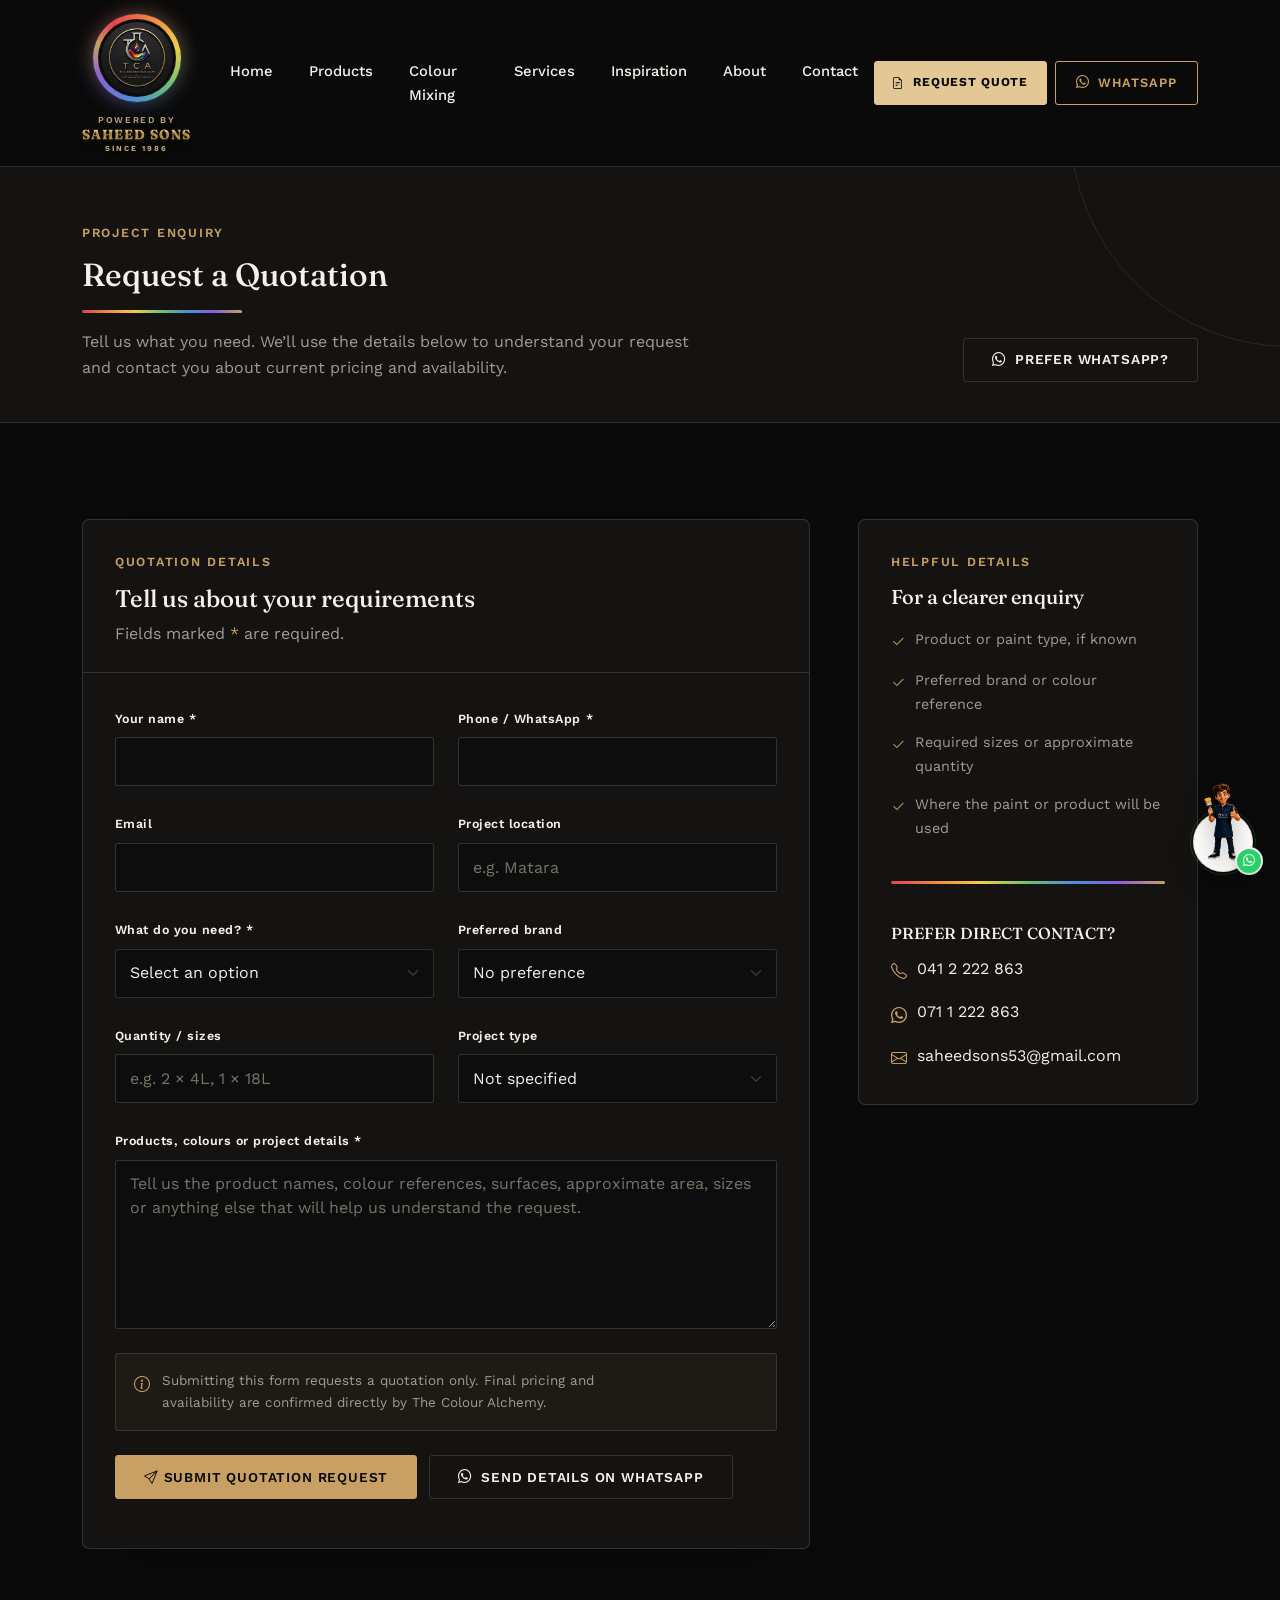
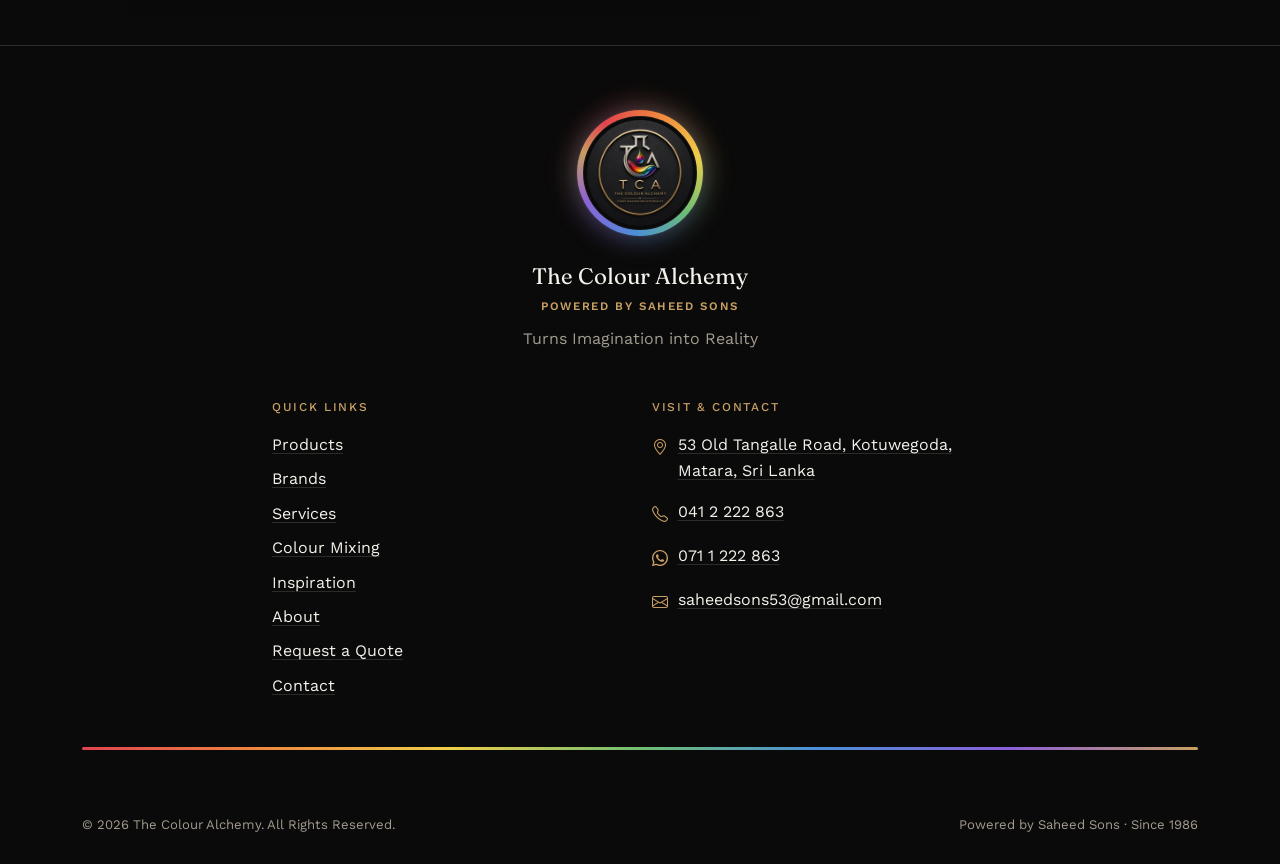
<file: quotation.html>
<!DOCTYPE html>
<html lang="en">
<head>
  <meta charset="UTF-8">
  <meta name="viewport" content="width=device-width, initial-scale=1.0">
  <meta name="theme-color" content="#0a0a0a">
  <title>Request a Paint Quotation | The Colour Alchemy Matara</title>
  <meta name="description" content="Request a quotation from The Colour Alchemy in Matara for paint products, professional colour mixing, paint accessories, tools, handmade sinks and stainless-steel taps.">
  <link rel="canonical" href="https://thecolouralchemy.github.io/the-colour-alchemy-website/quotation.html">

  <meta property="og:type" content="website">
  <meta property="og:title" content="Request a Paint Quotation | The Colour Alchemy Matara">
  <meta property="og:description" content="Request a quotation from The Colour Alchemy in Matara for paint products, professional colour mixing, paint accessories, tools, handmade sinks and stainless-steel taps.">
  <meta property="og:image" content="https://thecolouralchemy.github.io/the-colour-alchemy-website/assets/img/logo/logo-web.png">
  <meta property="og:url" content="https://thecolouralchemy.github.io/the-colour-alchemy-website/quotation.html">
  <meta property="og:locale" content="en_LK">

  <link rel="icon" type="image/png" href="assets/img/logo/favicon.png">
  <link rel="preconnect" href="https://fonts.googleapis.com">
  <link rel="preconnect" href="https://fonts.gstatic.com" crossorigin>
  <link href="https://fonts.googleapis.com/css2?family=Fraunces:ital,wght@0,500;0,600;0,700;1,500&family=Work+Sans:wght@400;500;600;700&display=swap" rel="stylesheet">
  <link href="https://cdn.jsdelivr.net/npm/bootstrap@5.3.3/dist/css/bootstrap.min.css" rel="stylesheet">
  <link rel="stylesheet" href="https://cdn.jsdelivr.net/npm/bootstrap-icons@1.11.3/font/bootstrap-icons.css">
  <link href="assets/css/style.css" rel="stylesheet">

  <script type="application/ld+json">
  {
    "@context": "https://schema.org",
    "@type": "LocalBusiness",
    "name": "The Colour Alchemy",
    "url": "https://thecolouralchemy.github.io/the-colour-alchemy-website/",
    "telephone": "+94 41 222 2863",
    "email": "saheedsons53@gmail.com",
    "address": {
      "@type": "PostalAddress",
      "streetAddress": "53 Old Tangalle Road, Kotuwegoda",
      "addressLocality": "Matara",
      "addressCountry": "LK"
    }
  }
  </script>
</head>
<body>

  <a class="visually-hidden-focusable" href="#main-content">Skip to main content</a>

  <header>
    <nav class="navbar navbar-expand-lg navbar-alchemy sticky-top" aria-label="Main navigation">
      <div class="container">
        <a
          class="navbar-brand navbar-brand-heritage"
          href="index.html"
          aria-label="The Colour Alchemy home"
        >
          <span class="brand-mark">
            <img
              src="assets/img/logo/logo-web.png"
              alt="The Colour Alchemy logo" width="240" height="240" decoding="async">
          </span>

          <span class="brand-heritage">
            <span class="brand-powered">
              POWERED BY
            </span>

            <span class="brand-heritage-name">
              SAHEED SONS
            </span>

            <span class="brand-heritage-since">
              SINCE 1986
            </span>
          </span>
        </a>
        <div class="d-flex align-items-center gap-2 order-lg-3">
          <a class="btn-quote-nav d-none d-lg-inline-flex is-active" href="quotation.html">
            <i class="bi bi-file-earmark-text" aria-hidden="true"></i> Request Quote
          </a>
          <a class="btn-whatsapp-nav d-none d-sm-inline-flex" data-whatsapp-msg="Hi, I'd like to request a quotation from The Colour Alchemy." href="#">
            <i class="bi bi-whatsapp" aria-hidden="true"></i> WhatsApp
          </a>
          <button class="navbar-toggler" type="button" data-bs-toggle="collapse"
                  data-bs-target="#mainNav" aria-controls="mainNav"
                  aria-expanded="false" aria-label="Toggle navigation">
            <span class="navbar-toggler-icon"></span>
          </button>
        </div>
        <div class="collapse navbar-collapse order-lg-2" id="mainNav">
          <ul class="navbar-nav mx-lg-auto gap-lg-1">
            <li class="nav-item"><a class="nav-link" data-page="index.html" href="index.html">Home</a></li>
            <li class="nav-item"><a class="nav-link" data-page="products.html" href="products.html">Products</a></li>
            <li class="nav-item"><a class="nav-link" data-page="colour-mixing.html" href="colour-mixing.html">Colour Mixing</a></li>
            <li class="nav-item"><a class="nav-link" data-page="services.html" href="services.html">Services</a></li>
            <li class="nav-item"><a class="nav-link" data-page="inspiration.html" href="inspiration.html">Inspiration</a></li>
            <li class="nav-item"><a class="nav-link" data-page="about.html" href="about.html">About</a></li>
            <li class="nav-item"><a class="nav-link" data-page="contact.html" href="contact.html">Contact</a></li>
            <li class="nav-item d-lg-none mt-3">
              <a class="btn-quote-nav w-100 justify-content-center is-active" href="quotation.html">
                <i class="bi bi-file-earmark-text" aria-hidden="true"></i> Request a Quote
              </a>
            </li>
            <li class="nav-item d-sm-none mt-2">
              <a class="btn-whatsapp-nav w-100 justify-content-center" data-whatsapp-msg="Hi, I'd like to request a quotation from The Colour Alchemy." href="#">
                <i class="bi bi-whatsapp" aria-hidden="true"></i> WhatsApp
              </a>
            </li>
          </ul>
        </div>
      </div>
    </nav>
  </header>

  <main id="main-content">
    <section class="page-header quote-page-header">
      <div class="container">
        <div class="row align-items-end gy-4">
          <div class="col-lg-8">
            <span class="section-kicker">Project enquiry</span>
            <h1 class="h2 mb-2">Request a Quotation</h1>
            <div class="spectrum-bar spectrum-sm mb-3"></div>
            <p class="mb-0">Tell us what you need. We’ll use the details below to understand your request and contact you about current pricing and availability.</p>
          </div>
          <div class="col-lg-4 text-lg-end">
            <a class="btn-alchemy-outline" data-whatsapp-msg="Hi, I'd like to request a quotation from The Colour Alchemy." href="#">
              <i class="bi bi-whatsapp" aria-hidden="true"></i> Prefer WhatsApp?
            </a>
          </div>
        </div>
      </div>
    </section>

    <section class="section">
      <div class="container">
        <div class="row g-5 align-items-start">
          <div class="col-lg-8">
            <div class="quote-card">
              <div class="quote-card-head">
                <span class="section-kicker">Quotation details</span>
                <h2 class="h4 mb-2">Tell us about your requirements</h2>
                <p class="mb-0">Fields marked <span class="text-gold">*</span> are required.</p>
              </div>

              <form id="quotation-form" class="quote-form" action="https://formsubmit.co/5167d2ac4d68c867e2d185f2cc90c1d8" method="POST" novalidate>
                <input type="hidden" name="_subject" value="New quotation request — The Colour Alchemy website">
                <input type="hidden" name="_url" value="https://thecolouralchemy.github.io/the-colour-alchemy-website/quotation.html">
                <input type="hidden" name="_template" value="table">
                <input type="hidden" name="_captcha" value="false">
                <input type="text" name="_honey" hidden tabindex="-1" autocomplete="off" aria-hidden="true">

                <div class="row g-4">
                  <div class="col-md-6">
                    <label class="form-label" for="quote-name">Your name <span aria-hidden="true">*</span></label>
                    <input class="form-control" id="quote-name" name="name" type="text" autocomplete="name" minlength="2" maxlength="80" required>
                    <div class="invalid-feedback">Please enter your name.</div>
                  </div>

                  <div class="col-md-6">
                    <label class="form-label" for="quote-phone">Phone / WhatsApp <span aria-hidden="true">*</span></label>
                    <input class="form-control" id="quote-phone" name="phone" type="tel" autocomplete="tel" inputmode="tel" minlength="9" maxlength="20" required>
                    <div class="invalid-feedback">Please enter a contact number.</div>
                  </div>

                  <div class="col-md-6">
                    <label class="form-label" for="quote-email">Email</label>
                    <input class="form-control" id="quote-email" name="email" type="email" autocomplete="email">
                    <div class="invalid-feedback">Please enter a valid email address.</div>
                  </div>

                  <div class="col-md-6">
                    <label class="form-label" for="quote-location">Project location</label>
                    <input class="form-control" id="quote-location" name="project_location" type="text" autocomplete="address-level2" placeholder="e.g. Matara">
                  </div>

                  <div class="col-md-6">
                    <label class="form-label" for="quote-enquiry">What do you need? <span aria-hidden="true">*</span></label>
                    <select class="form-select" id="quote-enquiry" name="enquiry_type" required>
                      <option value="" selected disabled>Select an option</option>
                      <option>Paint &amp; colour products</option>
                      <option>Professional colour mixing</option>
                      <option>Paint accessories &amp; tools</option>
                      <option>Handmade sinks</option>
                      <option>Stainless-steel taps</option>
                      <option>Multiple items / project quotation</option>
                      <option>Other</option>
                    </select>
                    <div class="invalid-feedback">Please select an enquiry type.</div>
                  </div>

                  <div class="col-md-6">
                    <label class="form-label" for="quote-brand">Preferred brand</label>
                    <select class="form-select" id="quote-brand" name="preferred_brand">
                      <option value="No preference" selected>No preference</option>
                      <option>Dulux</option>
                      <option>JAT</option>
                      <option>Robbialac</option>
                      <option>Causeway</option>
                      <option>Not sure — please advise</option>
                    </select>
                  </div>

                  <div class="col-md-6">
                    <label class="form-label" for="quote-quantity">Quantity / sizes</label>
                    <input class="form-control" id="quote-quantity" name="quantity_or_sizes" type="text" placeholder="e.g. 2 × 4L, 1 × 18L">
                  </div>

                  <div class="col-md-6">
                    <label class="form-label" for="quote-project">Project type</label>
                    <select class="form-select" id="quote-project" name="project_type">
                      <option value="" selected>Not specified</option>
                      <option>Home / residential</option>
                      <option>Commercial</option>
                      <option>Renovation</option>
                      <option>New construction</option>
                      <option>Maintenance / touch-up</option>
                      <option>Other</option>
                    </select>
                  </div>

                  <div class="col-12">
                    <label class="form-label" for="quote-requirements">Products, colours or project details <span aria-hidden="true">*</span></label>
                    <textarea class="form-control" id="quote-requirements" name="requirements" rows="6" minlength="10" maxlength="2000" required placeholder="Tell us the product names, colour references, surfaces, approximate area, sizes or anything else that will help us understand the request."></textarea>
                    <div class="invalid-feedback">Please describe what you need.</div>
                  </div>

                  <div class="col-12">
                    <div class="quote-note">
                      <i class="bi bi-info-circle" aria-hidden="true"></i>
                      <p class="mb-0">Submitting this form requests a quotation only. Final pricing and availability are confirmed directly by The Colour Alchemy.</p>
                    </div>
                  </div>

                  <div class="col-12">
                    <div class="quote-actions">
                      <button class="btn-alchemy-primary" id="quote-submit" type="submit">
                        <span class="button-label"><i class="bi bi-send" aria-hidden="true"></i> Submit Quotation Request</span>
                        <span class="button-loading d-none"><span class="spinner-border spinner-border-sm" aria-hidden="true"></span> Sending…</span>
                      </button>
                      <button class="btn-alchemy-outline" id="quote-whatsapp" type="button">
                        <i class="bi bi-whatsapp" aria-hidden="true"></i> Send Details on WhatsApp
                      </button>
                    </div>
                    <div id="quote-status" class="quote-status" role="status" aria-live="polite"></div>
                  </div>
                </div>
              </form>
            </div>
          </div>

          <div class="col-lg-4">
            <aside class="quote-sidebar" aria-label="Quotation help">
              <div class="quote-sidebar-block">
                <span class="section-kicker">Helpful details</span>
                <h2 class="h5">For a clearer enquiry</h2>
                <ul class="quote-checklist">
                  <li><i class="bi bi-check2" aria-hidden="true"></i><span>Product or paint type, if known</span></li>
                  <li><i class="bi bi-check2" aria-hidden="true"></i><span>Preferred brand or colour reference</span></li>
                  <li><i class="bi bi-check2" aria-hidden="true"></i><span>Required sizes or approximate quantity</span></li>
                  <li><i class="bi bi-check2" aria-hidden="true"></i><span>Where the paint or product will be used</span></li>
                </ul>
              </div>

              <div class="spectrum-bar spectrum-divider" aria-hidden="true"></div>

              <div class="quote-sidebar-block">
                <h2 class="h6 text-uppercase">Prefer direct contact?</h2>
                <div class="contact-line"><i class="bi bi-telephone" aria-hidden="true"></i><a href="tel:+94412222863">041 2 222 863</a></div>
                <div class="contact-line"><i class="bi bi-whatsapp" aria-hidden="true"></i><a data-whatsapp-msg="Hi, I'd like to request a quotation from The Colour Alchemy." href="#">071 1 222 863</a></div>
                <div class="contact-line"><i class="bi bi-envelope" aria-hidden="true"></i><a href="mailto:saheedsons53@gmail.com">saheedsons53@gmail.com</a></div>
              </div>
            </aside>
          </div>
        </div>
      </div>
    </section>
  </main>

  <footer class="footer-alchemy">
    <div class="container">
      <div class="footer-logo-ring" aria-label="The Colour Alchemy">
      <div class="footer-brand-mark">
        <img src="assets/img/logo/logo-web.png" alt="The Colour Alchemy logo" width="240" height="240" decoding="async">
      </div>
    </div>
      <div class="footer-brand-name">The Colour Alchemy</div>
      <span class="footer-powered">Powered by Saheed Sons</span>
      <p class="footer-tagline">Turns Imagination into Reality</p>

      <div class="row gy-4">
        <div class="col-sm-6 col-lg-4 offset-lg-2">
          <h5>Quick Links</h5>
          <ul>
            <li class="mb-2"><a href="products.html">Products</a></li>
            <li class="mb-2"><a href="index.html#brands">Brands</a></li>
            <li class="mb-2"><a href="services.html">Services</a></li>
            <li class="mb-2"><a href="colour-mixing.html">Colour Mixing</a></li>
            <li class="mb-2"><a href="inspiration.html">Inspiration</a></li>
            <li class="mb-2"><a href="about.html">About</a></li>
            <li class="mb-2"><a href="quotation.html">Request a Quote</a></li>
            <li class="mb-2"><a href="contact.html">Contact</a></li>
          </ul>
        </div>
        <div class="col-sm-6 col-lg-4">
          <h5>Visit &amp; Contact</h5>
          <div class="contact-line">
            <i class="bi bi-geo-alt" aria-hidden="true"></i>
            <a href="https://www.google.com/maps/search/?api=1&query=53+Old+Tangalle+Road+Kotuwegoda+Matara+Sri+Lanka" target="_blank" rel="noopener">53 Old Tangalle Road, Kotuwegoda, Matara, Sri Lanka</a>
          </div>
          <div class="contact-line"><i class="bi bi-telephone" aria-hidden="true"></i><a href="tel:+94412222863">041 2 222 863</a></div>
          <div class="contact-line"><i class="bi bi-whatsapp" aria-hidden="true"></i><a data-whatsapp-msg="Hi, I'd like to know more about The Colour Alchemy." href="#">071 1 222 863</a></div>
          <div class="contact-line"><i class="bi bi-envelope" aria-hidden="true"></i><a href="mailto:saheedsons53@gmail.com">saheedsons53@gmail.com</a></div>
        </div>
      </div>

      <div class="spectrum-bar spectrum-divider" aria-hidden="true"></div>
      <div class="footer-bottom">
        <span>
          &copy; <span id="footer-year"></span> The Colour Alchemy. All Rights Reserved.
        </span>
        <span>Powered by Saheed Sons · Since 1986</span>
      </div>
    </div>
  </footer>

  <a class="whatsapp-float" data-whatsapp-msg="Hi, I'd like to request a quotation from The Colour Alchemy." href="#" aria-label="Chat with us on WhatsApp">
    <i class="bi bi-whatsapp" aria-hidden="true"></i>
  </a>

  <script src="https://cdn.jsdelivr.net/npm/bootstrap@5.3.3/dist/js/bootstrap.bundle.min.js"></script>
  <script src="assets/js/main.js"></script>
  <script src="assets/js/quote.js"></script>
</body>
</html>
</file>
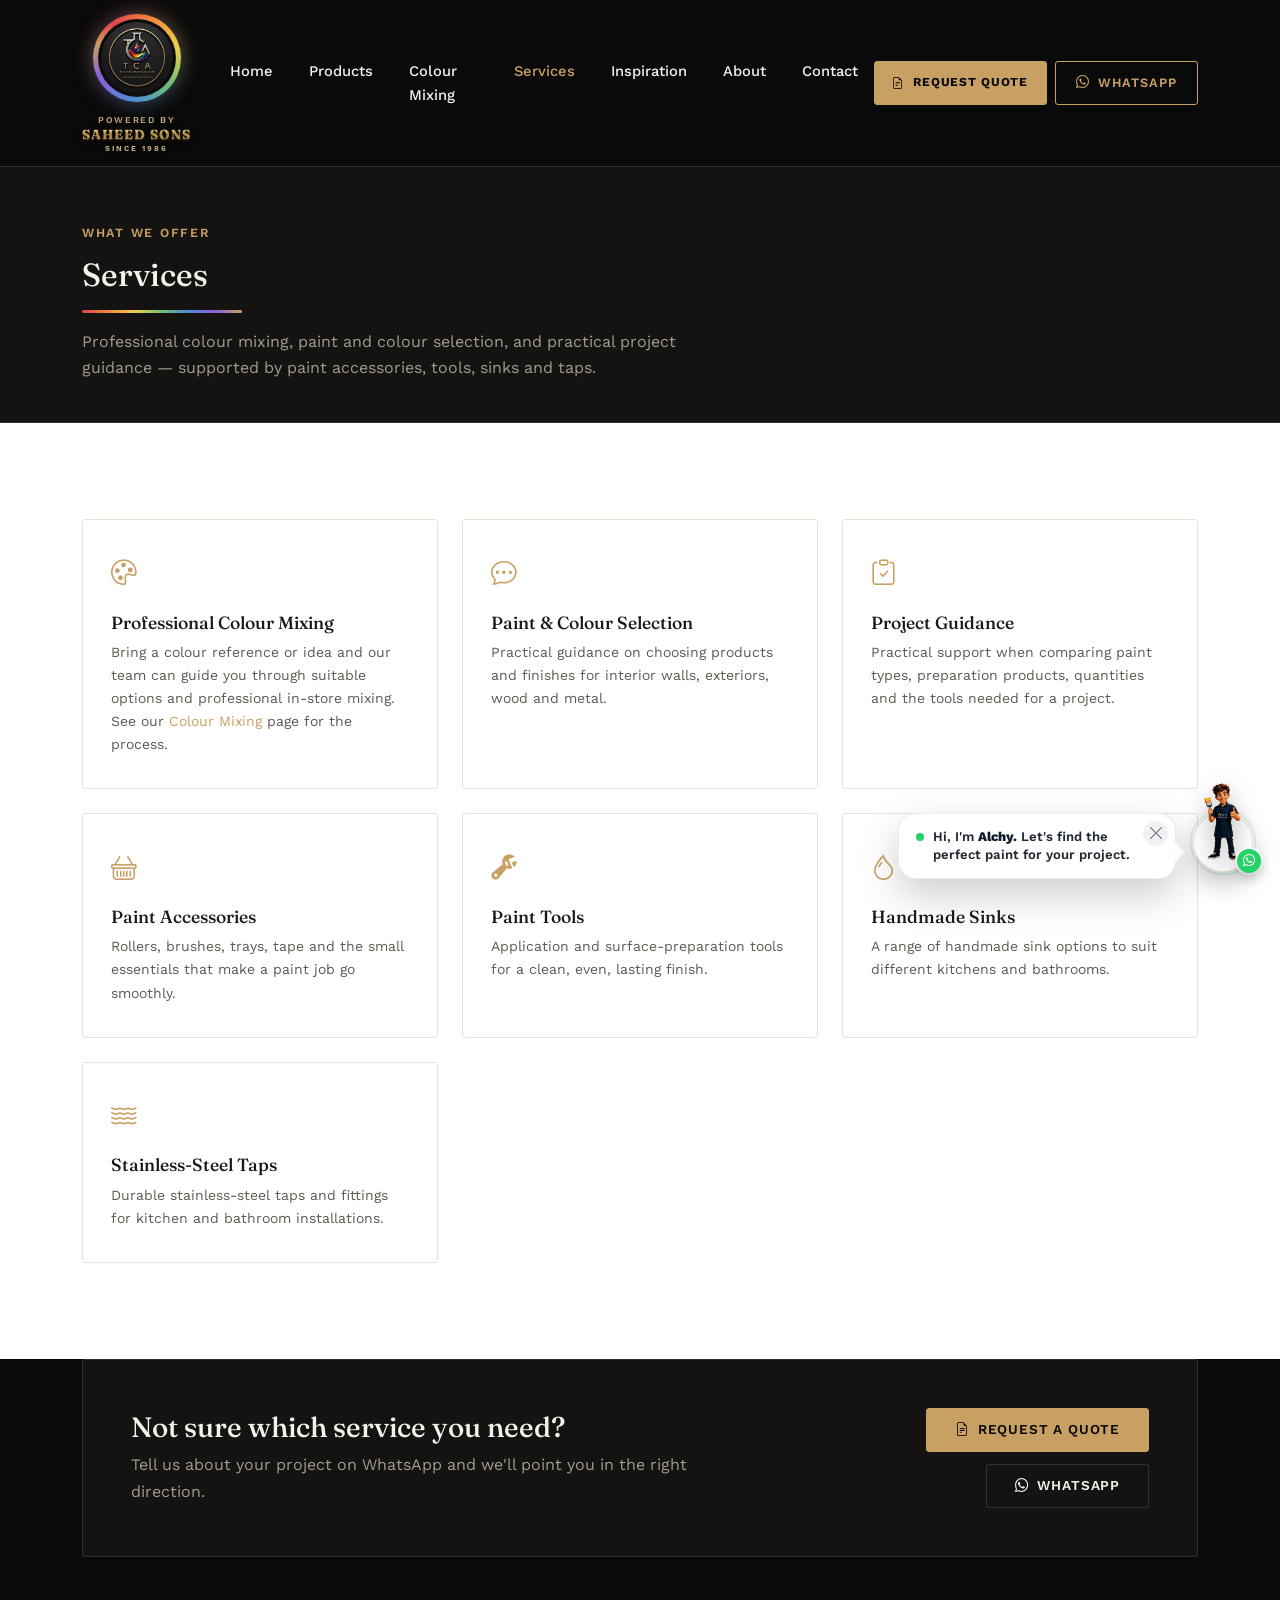
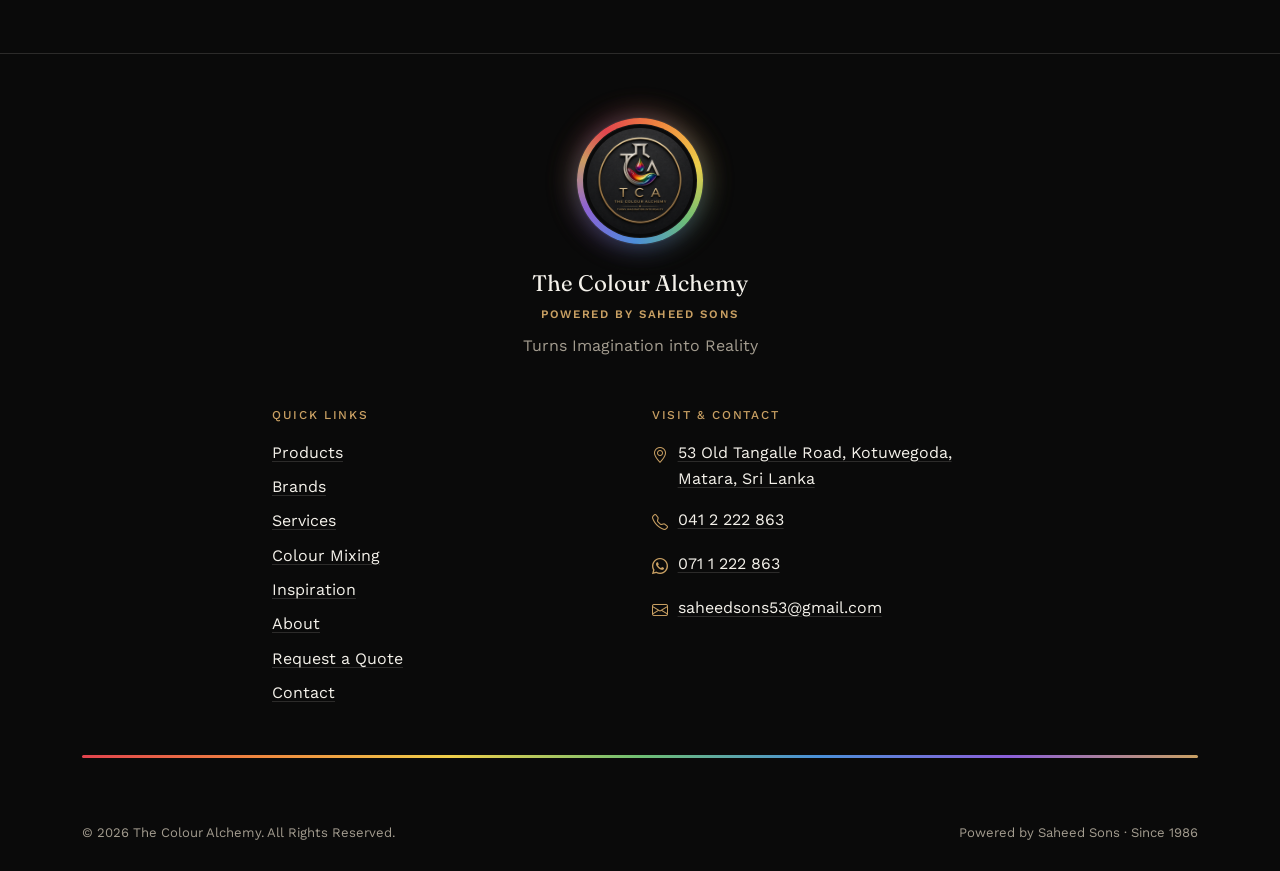
<file: services.html>
<!DOCTYPE html>
<html lang="en">
<head>
  <meta charset="UTF-8">
  <meta name="viewport" content="width=device-width, initial-scale=1.0">
  <meta name="theme-color" content="#0a0a0a">
  <title>Paint & Colour Services Matara | The Colour Alchemy</title>
  <meta name="description" content="Professional colour mixing, paint and colour selection, project guidance, paint accessories, tools, handmade sinks and stainless-steel taps in Matara.">
  <link rel="canonical" href="https://thecolouralchemy.github.io/the-colour-alchemy-website/services.html">

  <meta property="og:type" content="website">
  <meta property="og:title" content="Paint & Colour Services Matara | The Colour Alchemy">
  <meta property="og:description" content="Professional colour mixing, paint and colour selection, project guidance, paint accessories, tools, handmade sinks and stainless-steel taps in Matara.">
  <meta property="og:image" content="https://thecolouralchemy.github.io/the-colour-alchemy-website/assets/img/logo/logo-web.png">
  <meta property="og:url" content="https://thecolouralchemy.github.io/the-colour-alchemy-website/services.html">
  <meta property="og:locale" content="en_LK">

  <link rel="icon" type="image/png" href="assets/img/logo/favicon.png">

  <link rel="preconnect" href="https://fonts.googleapis.com">
  <link rel="preconnect" href="https://fonts.gstatic.com" crossorigin>
  <link href="https://fonts.googleapis.com/css2?family=Fraunces:ital,wght@0,500;0,600;0,700;1,500&family=Work+Sans:wght@400;500;600;700&display=swap" rel="stylesheet">

  <link href="https://cdn.jsdelivr.net/npm/bootstrap@5.3.3/dist/css/bootstrap.min.css" rel="stylesheet">
  <link rel="stylesheet" href="https://cdn.jsdelivr.net/npm/bootstrap-icons@1.11.3/font/bootstrap-icons.css">

  <link href="assets/css/style.css" rel="stylesheet">

  <script type="application/ld+json">
  {
    "@context": "https://schema.org",
    "@type": "LocalBusiness",
    "name": "The Colour Alchemy",
    "url": "https://thecolouralchemy.github.io/the-colour-alchemy-website/",
    "telephone": "+94 41 222 2863",
    "email": "saheedsons53@gmail.com",
    "address": {
      "@type": "PostalAddress",
      "streetAddress": "53 Old Tangalle Road, Kotuwegoda",
      "addressLocality": "Matara",
      "addressCountry": "LK"
    }
  }
  </script>
</head>
<body>

  <a class="visually-hidden-focusable" href="#main-content">Skip to main content</a>

  <header>
    <nav class="navbar navbar-expand-lg navbar-alchemy sticky-top" aria-label="Main navigation">
      <div class="container">
        <a
          class="navbar-brand navbar-brand-heritage"
          href="index.html"
          aria-label="The Colour Alchemy home"
        >
          <span class="brand-mark">
            <img
              src="assets/img/logo/logo-web.png"
              alt="The Colour Alchemy logo" width="240" height="240" decoding="async">
          </span>

          <span class="brand-heritage">
            <span class="brand-powered">
              POWERED BY
            </span>

            <span class="brand-heritage-name">
              SAHEED SONS
            </span>

            <span class="brand-heritage-since">
              SINCE 1986
            </span>
          </span>
        </a>
        <div class="d-flex align-items-center gap-2 order-lg-3">
          <a class="btn-quote-nav d-none d-lg-inline-flex" href="quotation.html">
            <i class="bi bi-file-earmark-text" aria-hidden="true"></i> Request Quote
          </a>
          <a class="btn-whatsapp-nav d-none d-sm-inline-flex" data-whatsapp-msg="Hi, I'd like to know more about The Colour Alchemy." href="#">
            <i class="bi bi-whatsapp" aria-hidden="true"></i> WhatsApp
          </a>
          <button class="navbar-toggler" type="button" data-bs-toggle="collapse"
                  data-bs-target="#mainNav" aria-controls="mainNav"
                  aria-expanded="false" aria-label="Toggle navigation">
            <span class="navbar-toggler-icon"></span>
          </button>
        </div>
        <div class="collapse navbar-collapse order-lg-2" id="mainNav">
          <ul class="navbar-nav mx-lg-auto gap-lg-1">
            <li class="nav-item"><a class="nav-link" data-page="index.html" href="index.html">Home</a></li>
            <li class="nav-item"><a class="nav-link" data-page="products.html" href="products.html">Products</a></li>
            <li class="nav-item"><a class="nav-link" data-page="colour-mixing.html" href="colour-mixing.html">Colour Mixing</a></li>
            <li class="nav-item"><a class="nav-link" data-page="services.html" href="services.html">Services</a></li>
            <li class="nav-item"><a class="nav-link" data-page="inspiration.html" href="inspiration.html">Inspiration</a></li>
            <li class="nav-item"><a class="nav-link" data-page="about.html" href="about.html">About</a></li>
            <li class="nav-item"><a class="nav-link" data-page="contact.html" href="contact.html">Contact</a></li>
            <li class="nav-item d-lg-none mt-3">
              <a class="btn-quote-nav w-100 justify-content-center" href="quotation.html">
                <i class="bi bi-file-earmark-text" aria-hidden="true"></i> Request a Quote
              </a>
            </li>
            <li class="nav-item d-sm-none mt-2">
              <a class="btn-whatsapp-nav w-100 justify-content-center" data-whatsapp-msg="Hi, I'd like to know more about The Colour Alchemy." href="#">
                <i class="bi bi-whatsapp" aria-hidden="true"></i> WhatsApp
              </a>
            </li>
          </ul>
        </div>
      </div>
    </nav>
  </header>

  <main id="main-content">

    <section class="page-header">
      <div class="container">
        <span class="section-kicker">What we offer</span>
        <h1 class="h2 mb-2">Services</h1>
        <div class="spectrum-bar spectrum-sm mb-3"></div>
        <p class="mb-0">Professional colour mixing, paint and colour selection, and practical project guidance — supported by paint accessories, tools, sinks and taps.</p>
      </div>
    </section>

    <section class="section section-light">
      <div class="container">
        <div class="row g-4">
          <div class="col-sm-6 col-lg-4">
            <div class="card-alchemy">
              <i class="bi bi-palette card-icon text-gold" aria-hidden="true"></i>
              <h3>Professional Colour Mixing</h3>
              <p class="small mb-0">Bring a colour reference or idea and our team can guide you through suitable options and professional in-store mixing. See our <a href="colour-mixing.html">Colour Mixing</a> page for the process.</p>
            </div>
          </div>
          <div class="col-sm-6 col-lg-4">
            <div class="card-alchemy">
              <i class="bi bi-chat-dots card-icon text-gold" aria-hidden="true"></i>
              <h3>Paint &amp; Colour Selection</h3>
              <p class="small mb-0">Practical guidance on choosing products and finishes for interior walls, exteriors, wood and metal.</p>
            </div>
          </div>
          <div class="col-sm-6 col-lg-4">
            <div class="card-alchemy">
              <i class="bi bi-clipboard-check card-icon text-gold" aria-hidden="true"></i>
              <h3>Project Guidance</h3>
              <p class="small mb-0">Practical support when comparing paint types, preparation products, quantities and the tools needed for a project.</p>
            </div>
          </div>
          <div class="col-sm-6 col-lg-4">
            <div class="card-alchemy">
              <i class="bi bi-basket card-icon text-gold" aria-hidden="true"></i>
              <h3>Paint Accessories</h3>
              <p class="small mb-0">Rollers, brushes, trays, tape and the small essentials that make a paint job go smoothly.</p>
            </div>
          </div>
          <div class="col-sm-6 col-lg-4">
            <div class="card-alchemy">
              <i class="bi bi-wrench-adjustable card-icon text-gold" aria-hidden="true"></i>
              <h3>Paint Tools</h3>
              <p class="small mb-0">Application and surface-preparation tools for a clean, even, lasting finish.</p>
            </div>
          </div>
          <div class="col-sm-6 col-lg-4">
            <div class="card-alchemy">
              <i class="bi bi-droplet card-icon text-gold" aria-hidden="true"></i>
              <h3>Handmade Sinks</h3>
              <p class="small mb-0">A range of handmade sink options to suit different kitchens and bathrooms.</p>
            </div>
          </div>
          <div class="col-sm-6 col-lg-4">
            <div class="card-alchemy">
              <i class="bi bi-water card-icon text-gold" aria-hidden="true"></i>
              <h3>Stainless-Steel Taps</h3>
              <p class="small mb-0">Durable stainless-steel taps and fittings for kitchen and bathroom installations.</p>
            </div>
          </div>
        </div>
      </div>
    </section>

    <section class="section pt-0">
      <div class="container">
        <div class="cta-band text-center text-md-start">
          <div class="row align-items-center gy-4">
            <div class="col-md-8">
              <h2 class="h3">Not sure which service you need?</h2>
              <p class="mb-0">Tell us about your project on WhatsApp and we'll point you in the right direction.</p>
            </div>
            <div class="col-md-4">
              <div class="cta-actions justify-content-md-end">
                <a class="btn-alchemy-primary" href="quotation.html">
                  <i class="bi bi-file-earmark-text" aria-hidden="true"></i> Request a Quote
                </a>
                <a class="btn-alchemy-outline" data-whatsapp-msg="Hi, I'd like some advice on a paint project." href="#">
                  <i class="bi bi-whatsapp" aria-hidden="true"></i> WhatsApp
                </a>
              </div>
            </div>
          </div>
        </div>
      </div>
    </section>

  </main>

  <footer class="footer-alchemy">
    <div class="container">
      <div class="footer-logo-ring" aria-label="The Colour Alchemy">
      <div class="footer-brand-mark">
        <img src="assets/img/logo/logo-web.png" alt="The Colour Alchemy logo" width="240" height="240" decoding="async">
      </div>
    </div>
      <div class="footer-brand-name">The Colour Alchemy</div>
      <span class="footer-powered">Powered by Saheed Sons</span>
      <p class="footer-tagline">Turns Imagination into Reality</p>

      <div class="row gy-4">
        <div class="col-sm-6 col-lg-4 offset-lg-2">
          <h5>Quick Links</h5>
          <ul>
            <li class="mb-2"><a href="products.html">Products</a></li>
            <li class="mb-2"><a href="index.html#brands">Brands</a></li>
            <li class="mb-2"><a href="services.html">Services</a></li>
            <li class="mb-2"><a href="colour-mixing.html">Colour Mixing</a></li>
            <li class="mb-2"><a href="inspiration.html">Inspiration</a></li>
            <li class="mb-2"><a href="about.html">About</a></li>
            <li class="mb-2"><a href="quotation.html">Request a Quote</a></li>
            <li class="mb-2"><a href="contact.html">Contact</a></li>
          </ul>
        </div>
        <div class="col-sm-6 col-lg-4">
          <h5>Visit &amp; Contact</h5>
          <div class="contact-line">
            <i class="bi bi-geo-alt" aria-hidden="true"></i>
            <a href="https://www.google.com/maps/search/?api=1&query=53+Old+Tangalle+Road+Kotuwegoda+Matara+Sri+Lanka" target="_blank" rel="noopener">53 Old Tangalle Road, Kotuwegoda, Matara, Sri Lanka</a>
          </div>
          <div class="contact-line">
            <i class="bi bi-telephone" aria-hidden="true"></i>
            <a href="tel:+94412222863">041 2 222 863</a>
          </div>
          <div class="contact-line">
            <i class="bi bi-whatsapp" aria-hidden="true"></i>
            <a data-whatsapp-msg="Hi, I'd like to know more about The Colour Alchemy." href="#">071 1 222 863</a>
          </div>
          <div class="contact-line">
            <i class="bi bi-envelope" aria-hidden="true"></i>
            <a href="mailto:saheedsons53@gmail.com">saheedsons53@gmail.com</a>
          </div>
        </div>
      </div>

      <div class="spectrum-bar spectrum-divider" aria-hidden="true"></div>

      <div class="footer-bottom">
        <span>
          &copy; <span id="footer-year"></span> The Colour Alchemy. All Rights Reserved.
        </span>
        <span>Powered by Saheed Sons · Since 1986</span>
      </div>
    </div>
  </footer>

  <a class="whatsapp-float" data-whatsapp-msg="Hi, I'd like to know more about The Colour Alchemy." href="#" aria-label="Chat with us on WhatsApp">
    <i class="bi bi-whatsapp" aria-hidden="true"></i>
  </a>

  <script src="https://cdn.jsdelivr.net/npm/bootstrap@5.3.3/dist/js/bootstrap.bundle.min.js"></script>
  <script src="assets/js/products.js"></script>
  <script src="assets/js/main.js"></script>
</body>
</html>
</file>
<file: assets/css/style.css>
/* =========================================================
   THE COLOUR ALCHEMY — Design System (v2, dark/gold theme)
   Matches the approved reference UI: near-black background,
   gold accent, serif display type, and a colour-spectrum
   gradient bar as the recurring brand device.
   ========================================================= */

/* ---- Design tokens ---- */
:root {
  /* Core dark palette */
  --color-bg: #0a0a0a;
  --color-bg-elevated: #141312;
  --color-bg-card: #151412;
  --color-bg-light: #ffffff;
  --color-bg-light-soft: #f7f5f1;

  --color-text: #f4f1ea;
  --color-text-muted: #a39c8f;
  --color-text-on-light: #1a1815;
  --color-text-on-light-muted: #5f5a51;

  --color-gold: #c9a063;
  --color-gold-soft: #e3c896;
  --color-whatsapp: #25d366;
  --color-whatsapp-dark: #1ea952;

  --color-border: rgba(244, 241, 234, 0.14);
  --color-border-light: #e7e2da;

  /* Colour-spectrum gradient — the brand's signature device */
  --gradient-spectrum: linear-gradient(
    90deg,
    #e2434e 0%,
    #f0883f 16%,
    #f0cf4a 33%,
    #6fbf73 50%,
    #4a90d9 66%,
    #8b5fd9 83%,
    #c9a063 100%
  );

  /* Type */
  --font-display: "Fraunces", "Georgia", serif;
  --font-body: "Work Sans", "Helvetica Neue", Arial, sans-serif;

  /* Layout */
  --section-pad-y: 6rem;
  --radius: 3px;
  --shadow-soft: 0 20px 44px -22px rgba(0, 0, 0, 0.6);
  --border-hair: 1px solid var(--color-border);
}

@media (max-width: 767.98px) {
  :root { --section-pad-y: 3.75rem; }
}

/* ---- Base ---- */
html { scroll-behavior: smooth; }

body {
  font-family: var(--font-body);
  color: var(--color-text);
  background-color: var(--color-bg);
  font-size: 1rem;
  line-height: 1.65;
}

h1, h2, h3, h4, .font-display {
  font-family: var(--font-display);
  font-weight: 500;
  color: var(--color-text);
  letter-spacing: 0;
}

p { max-width: 62ch; color: var(--color-text-muted); }

a { color: var(--color-gold); text-decoration: none; }
a:hover { color: var(--color-gold-soft); }

:focus-visible {
  outline: 2px solid var(--color-gold);
  outline-offset: 3px;
}

@media (prefers-reduced-motion: reduce) {
  html { scroll-behavior: auto; }
  *, *::before, *::after {
    animation-duration: 0.01ms !important;
    animation-iteration-count: 1 !important;
    transition-duration: 0.01ms !important;
  }
}

.section { padding-top: var(--section-pad-y); padding-bottom: var(--section-pad-y); }

/* Light (alternating) sections — flip text colours */
.section-light {
  background-color: var(--color-bg-light);
  color: var(--color-text-on-light);
}
.section-light h1, .section-light h2, .section-light h3, .section-light h4 {
  color: var(--color-text-on-light);
}
.section-light p { color: var(--color-text-on-light-muted); }
.section-light .text-muted-inverse { color: var(--color-text-on-light-muted) !important; }

.text-gold { color: var(--color-gold) !important; }

/* ---- Spectrum bar — the recurring brand device ---- */
.spectrum-bar {
  height: 4px;
  width: 100%;
  max-width: 340px;
  background: var(--gradient-spectrum);
  border-radius: 2px;
  margin: 1rem 0 0;
}
.spectrum-bar.spectrum-divider {
  max-width: none;
  height: 3px;
  margin: 2.5rem 0;
}
.spectrum-bar.spectrum-sm { max-width: 160px; height: 3px; }

.section-kicker {
  font-family: var(--font-body);
  font-size: 0.78rem;
  font-weight: 600;
  letter-spacing: 0.14em;
  text-transform: uppercase;
  color: var(--color-gold);
  margin-bottom: 0.75rem;
  display: block;
}

/* ---- Navbar ---- */
.navbar-alchemy {
  background-color: var(--color-bg);
  border-bottom: var(--border-hair);
  padding-top: 0.85rem;
  padding-bottom: 0.85rem;
}
.navbar-alchemy .navbar-brand {
  display: flex;
  align-items: center;
  gap: 0.7rem;
}
.brand-mark {
  width: 48px;
  height: 48px;
  border-radius: 50%;
  overflow: hidden;
  display: flex;
  align-items: center;
  justify-content: center;
  font-family: var(--font-display);
  font-size: 0.72rem;
  letter-spacing: 0.08em;
  color: var(--color-gold);
  flex-shrink: 0;
  background-color: var(--color-bg);
}
.brand-mark img {
  width: 100%;
  height: 100%;
  object-fit: cover;
}
.navbar-alchemy .navbar-nav .nav-link {
  color: var(--color-text);
  font-weight: 500;
  font-size: 0.92rem;
  padding: 0.5rem 1rem !important;
}
.navbar-alchemy .nav-link:hover,
.navbar-alchemy .nav-link.active {
  color: var(--color-gold);
}
.navbar-toggler {
  border: 1px solid var(--color-border);
  padding: 0.4rem 0.6rem;
}
.navbar-toggler-icon {
  filter: invert(1) grayscale(1) brightness(1.6);
}

.btn-whatsapp-nav {
  background-color: transparent;
  border: 1px solid var(--color-gold);
  color: var(--color-gold);
  border-radius: var(--radius);
  padding: 0.5rem 1.25rem;
  font-weight: 600;
  font-size: 0.8rem;
  letter-spacing: 0.08em;
  text-transform: uppercase;
  display: inline-flex;
  align-items: center;
  gap: 0.5rem;
  transition: background-color 0.2s ease, color 0.2s ease;
}
.btn-whatsapp-nav:hover {
  background-color: var(--color-gold);
  color: var(--color-bg);
}

/* ---- Buttons ---- */
.btn-alchemy-primary {
  background-color: var(--color-gold);
  border: 1px solid var(--color-gold);
  color: var(--color-bg);
  border-radius: var(--radius);
  padding: 0.75rem 1.75rem;
  font-weight: 600;
  font-size: 0.85rem;
  letter-spacing: 0.06em;
  text-transform: uppercase;
  transition: background-color 0.2s ease, border-color 0.2s ease;
}
.btn-alchemy-primary:hover {
  background-color: var(--color-gold-soft);
  border-color: var(--color-gold-soft);
  color: var(--color-bg);
}

.btn-alchemy-outline {
  background-color: transparent;
  border: 1px solid var(--color-border);
  color: var(--color-text);
  border-radius: var(--radius);
  padding: 0.75rem 1.75rem;
  font-weight: 600;
  font-size: 0.85rem;
  letter-spacing: 0.06em;
  text-transform: uppercase;
  font-family: var(--font-body);
  cursor: pointer;
  transition: background-color 0.2s ease, color 0.2s ease, border-color 0.2s ease;
}
button.btn-alchemy-outline,
button.btn-whatsapp-solid,
button.btn-alchemy-primary {
  font-family: var(--font-body);
  cursor: pointer;
  line-height: normal;
}
.btn-alchemy-outline:hover {
  background-color: var(--color-text);
  border-color: var(--color-text);
  color: var(--color-bg);
}
.section-light .btn-alchemy-outline {
  border-color: var(--color-border-light);
  color: var(--color-text-on-light);
}
.section-light .btn-alchemy-outline:hover {
  background-color: var(--color-text-on-light);
  color: var(--color-bg-light);
}

.btn-whatsapp-solid {
  background-color: var(--color-whatsapp);
  border: 1px solid var(--color-whatsapp);
  color: #ffffff;
  border-radius: var(--radius);
  padding: 0.6rem 1.25rem;
  font-weight: 600;
  font-size: 0.8rem;
  letter-spacing: 0.06em;
  text-transform: uppercase;
  display: inline-flex;
  align-items: center;
  gap: 0.5rem;
  transition: background-color 0.2s ease;
}
.btn-whatsapp-solid:hover {
  background-color: var(--color-whatsapp-dark);
  color: #ffffff;
}

/* ---- Hero ---- */
.hero { padding-top: 4.5rem; padding-bottom: 4.5rem; overflow: hidden; }
.hero h1 { font-size: clamp(2.4rem, 4.6vw, 3.6rem); line-height: 1.1; }
.hero .lede { font-size: 1.05rem; max-width: 46ch; }

.swatch-stack { position: relative; height: 420px; }
.swatch-card {
  position: absolute;
  width: 190px;
  height: 250px;
  border-radius: 4px;
  box-shadow: var(--shadow-soft);
  border: 1px solid var(--color-border);
}
.swatch-card.sc-1 { top: 0; left: 10%; background: linear-gradient(160deg, #e2434e, #c9a063); transform: rotate(-4deg); z-index: 2; }
.swatch-card.sc-2 { top: 60px; left: 42%; background: linear-gradient(160deg, #4a90d9, #8b5fd9); transform: rotate(3deg); z-index: 1; }
.swatch-card.sc-3 { top: 190px; left: 4%; background: linear-gradient(160deg, #f0cf4a, #f0883f); transform: rotate(2deg); z-index: 3; }
@media (max-width: 991.98px) {
  .swatch-stack { height: 300px; margin-top: 2.5rem; }
  .swatch-card { width: 140px; height: 180px; }
  .swatch-card.sc-3 { top: 120px; }
}

/* ---- Cards (dark, default) ---- */
.card-alchemy {
  background-color: var(--color-bg-elevated);
  border: var(--border-hair);
  border-radius: var(--radius);
  padding: 2rem 1.75rem;
  height: 100%;
  transition: border-color 0.2s ease, transform 0.2s ease;
}
.card-alchemy:hover { border-color: var(--color-gold); transform: translateY(-3px); }
.card-alchemy .card-icon { font-size: 1.6rem; margin-bottom: 1.1rem; display: block; }
.card-alchemy h3 { font-size: 1.1rem; }

/* Light-section card variant (e.g. Services page) */
.section-light .card-alchemy {
  background-color: var(--color-bg-light);
  border: 1px solid var(--color-border-light);
}
.section-light .card-alchemy:hover { border-color: var(--color-gold); }

/* Step item (colour mixing process) */
.step-card {
  background-color: var(--color-bg-elevated);
  border: var(--border-hair);
  border-radius: var(--radius);
  padding: 2rem;
  height: 100%;
}
.step-number {
  font-family: var(--font-display);
  font-size: 1.75rem;
  color: var(--color-gold);
  display: block;
  margin-bottom: 0.75rem;
}

/* ---- Product cards ---- */
.product-card {
  background-color: var(--color-bg-card);
  border: var(--border-hair);
  border-radius: var(--radius);
  overflow: hidden;
  height: 100%;
  display: flex;
  flex-direction: column;
  transition: border-color 0.2s ease;
}
.product-card:hover { border-color: var(--color-gold); }
.product-card .product-image {
  aspect-ratio: 4 / 3;
  background-color: #1a1917;
  display: flex;
  align-items: center;
  justify-content: center;
  overflow: hidden;
  position: relative;
}
.product-card .product-image img { width: 100%; height: 100%; object-fit: cover; }
.product-card .product-image .placeholder-text {
  text-align: center;
  color: var(--color-gold);
  font-size: 0.72rem;
  letter-spacing: 0.12em;
  text-transform: uppercase;
  line-height: 1.8;
  padding: 0 1rem;
}
.product-card .spectrum-bar { max-width: none; height: 3px; margin: 0; border-radius: 0; }
.product-card .product-body { padding: 1.35rem; display: flex; flex-direction: column; flex-grow: 1; }
.product-card .product-badges { display: flex; gap: 0.5rem; flex-wrap: wrap; margin-bottom: 0.85rem; }
.badge-pill {
  display: inline-block;
  border: 1px solid var(--color-border);
  color: var(--color-text-muted);
  font-size: 0.68rem;
  letter-spacing: 0.08em;
  text-transform: uppercase;
  padding: 0.25rem 0.65rem;
  border-radius: 20px;
}
.product-card .product-name { font-family: var(--font-display); font-size: 1.15rem; margin-bottom: 0.5rem; }
.product-card .product-desc { font-size: 0.88rem; margin-bottom: 0.85rem; }
.product-card .product-avail { font-size: 0.82rem; color: var(--color-gold); margin-top: auto; padding-bottom: 1rem; }
.product-card .product-actions { display: flex; gap: 0.6rem; flex-wrap: wrap; }
.product-card .product-actions .btn-alchemy-outline,
.product-card .product-actions .btn-whatsapp-solid {
  padding: 0.55rem 1rem;
  font-size: 0.72rem;
}

/* Brand tiles */
.brand-tile {
  border: var(--border-hair);
  border-radius: var(--radius);
  background-color: var(--color-bg-elevated);
  padding: 1.75rem 1rem;
  text-align: center;
  height: 100%;
  transition: border-color 0.2s ease;
}
.brand-tile:hover { border-color: var(--color-gold); }
.brand-tile .font-display { font-size: 1.15rem; color: var(--color-text); }

/* Photo placeholder */
.photo-placeholder {
  background-color: var(--color-bg-elevated);
  border: 1px dashed var(--color-border);
  border-radius: var(--radius);
  display: flex;
  flex-direction: column;
  align-items: center;
  justify-content: center;
  color: var(--color-text-muted);
  text-align: center;
  padding: 2rem 1rem;
  min-height: 260px;
}
.photo-placeholder i { font-size: 1.8rem; margin-bottom: 0.6rem; color: var(--color-gold); }

/* CTA band */
.cta-band {
  background-color: var(--color-bg-elevated);
  border: var(--border-hair);
  border-radius: var(--radius);
  padding: 3rem;
}
.cta-band h2 { color: var(--color-text); }

/* ---- Footer ---- */
.footer-alchemy { background-color: var(--color-bg); padding: 4rem 0 1.75rem; border-top: var(--border-hair); }
.footer-alchemy .footer-brand-mark {
  width: 88px; height: 88px; border-radius: 50%;
  overflow: hidden;
  display: flex; align-items: center; justify-content: center;
  font-family: var(--font-display);
  font-size: 1rem; letter-spacing: 0.1em; color: var(--color-gold);
  margin: 0 auto 1.25rem;
  background-color: var(--color-bg);
}
.footer-alchemy .footer-brand-mark img {
  width: 100%;
  height: 100%;
  object-fit: cover;
}
.footer-alchemy .footer-brand-name { font-family: var(--font-display); font-size: 1.4rem; color: var(--color-text); text-align: center; }
.footer-alchemy .footer-powered {
  font-size: 0.72rem; letter-spacing: 0.14em; text-transform: uppercase;
  color: var(--color-gold); text-align: center; margin-bottom: 0.6rem; display: block;
}
.footer-alchemy .footer-tagline { text-align: center; color: var(--color-text-muted); margin-bottom: 3rem; }
.footer-alchemy h5 {
  font-family: var(--font-body);
  font-size: 0.75rem;
  letter-spacing: 0.14em;
  text-transform: uppercase;
  color: var(--color-gold);
  margin-bottom: 1.1rem;
}
.footer-alchemy ul { list-style: none; padding: 0; margin: 0; }
.footer-alchemy a { color: var(--color-text); text-decoration: underline; text-underline-offset: 3px; text-decoration-color: var(--color-border); }
.footer-alchemy a:hover { color: var(--color-gold); text-decoration-color: var(--color-gold); }
.footer-alchemy .contact-line { display: flex; gap: 0.6rem; align-items: flex-start; margin-bottom: 0.9rem; }
.footer-alchemy .contact-line i { color: var(--color-gold); margin-top: 0.2rem; }
.footer-bottom {
  display: flex; flex-wrap: wrap; justify-content: space-between; gap: 0.5rem;
  padding-top: 1.5rem; font-size: 0.82rem; color: var(--color-text-muted);
}

/* Floating WhatsApp button */
.whatsapp-float {
  position: fixed; bottom: 1.25rem; right: 1.25rem; z-index: 1040;
  background-color: var(--color-whatsapp); color: #fff;
  width: 54px; height: 54px; border-radius: 50%;
  display: flex; align-items: center; justify-content: center;
  font-size: 1.6rem;
  box-shadow: 0 10px 24px -8px rgba(0,0,0,0.6);
  transition: transform 0.2s ease;
}
.whatsapp-float:hover { color: #fff; transform: scale(1.06); }

.filter-bar {
  background-color: var(--color-bg-elevated);
  border: var(--border-hair);
  border-radius: var(--radius);
  padding: 1.25rem;
}
.filter-bar label { font-size: 0.78rem; letter-spacing: 0.06em; text-transform: uppercase; color: var(--color-text-muted); }
.filter-bar .form-select,
.filter-bar .form-control {
  background-color: var(--color-bg);
  border: 1px solid var(--color-border);
  color: var(--color-text);
}
.filter-bar .form-select:focus,
.filter-bar .form-control:focus {
  background-color: var(--color-bg);
  border-color: var(--color-gold);
  color: var(--color-text);
  box-shadow: none;
}

.page-header { background-color: var(--color-bg-elevated); border-bottom: var(--border-hair); padding: 3.5rem 0 2.5rem; }

/* ---- Product detail modal ---- */
.modal-content {
  background-color: var(--color-bg-elevated);
  border: var(--border-hair);
  border-radius: var(--radius);
  color: var(--color-text);
}
.modal-header, .modal-footer { border-color: var(--color-border); }
.modal-header .modal-title { font-family: var(--font-display); font-size: 1.3rem; }
#productDetailModal .product-image {
  aspect-ratio: 4 / 3;
  background-color: #1a1917;
  border-radius: var(--radius);
  display: flex;
  align-items: center;
  justify-content: center;
  overflow: hidden;
}
#productDetailModal .product-image img { width: 100%; height: 100%; object-fit: cover; }

/* =========================================================
   PROFESSIONAL UI UPGRADE — motion, video, forms, alignment
   ========================================================= */

/* Consistent control alignment */
.btn-alchemy-primary,
.btn-alchemy-outline,
.btn-whatsapp-solid,
.btn-whatsapp-nav,
.btn-quote-nav {
  min-height: 44px;
  display: inline-flex;
  align-items: center;
  justify-content: center;
  gap: 0.5rem;
  line-height: 1.15;
  text-align: center;
  vertical-align: middle;
  white-space: nowrap;
}

.btn-alchemy-primary i,
.btn-alchemy-outline i,
.btn-whatsapp-solid i,
.btn-whatsapp-nav i,
.btn-quote-nav i {
  line-height: 1;
  flex: 0 0 auto;
}

/* Larger, clearer navbar logo */
.navbar-alchemy {
  transition: background-color 0.25s ease, box-shadow 0.25s ease, border-color 0.25s ease;
}
.navbar-alchemy.is-scrolled {
  background-color: rgba(10, 10, 10, 0.94);
  border-bottom-color: rgba(201, 160, 99, 0.18);
  box-shadow: 0 14px 35px -28px rgba(0, 0, 0, 0.95);
  backdrop-filter: blur(12px);
  -webkit-backdrop-filter: blur(12px);
}
.brand-mark {
  width: 68px;
  height: 68px;
}
.brand-mark img {
  transform: scale(1.02);
}

/* Quotation navbar CTA */
.btn-quote-nav {
  background-color: var(--color-gold);
  border: 1px solid var(--color-gold);
  color: var(--color-bg);
  border-radius: var(--radius);
  padding: 0.5rem 1.1rem;
  font-weight: 700;
  font-size: 0.76rem;
  letter-spacing: 0.07em;
  text-transform: uppercase;
  transition: background-color 0.2s ease, border-color 0.2s ease, transform 0.2s ease;
}
.btn-quote-nav:hover,
.btn-quote-nav.is-active {
  color: var(--color-bg);
  background-color: var(--color-gold-soft);
  border-color: var(--color-gold-soft);
}
.btn-quote-nav:hover { transform: translateY(-1px); }

/* Elevated button interaction */
.btn-alchemy-primary,
.btn-alchemy-outline,
.btn-whatsapp-solid,
.btn-whatsapp-nav {
  transition: background-color 0.2s ease, border-color 0.2s ease, color 0.2s ease, transform 0.2s ease, box-shadow 0.2s ease;
}
.btn-alchemy-primary:hover,
.btn-alchemy-outline:hover,
.btn-whatsapp-solid:hover,
.btn-whatsapp-nav:hover {
  transform: translateY(-1px);
}
.btn-alchemy-primary:hover {
  box-shadow: 0 10px 24px -16px rgba(201, 160, 99, 0.95);
}

/* Hero video */
.hero {
  position: relative;
  isolation: isolate;
  min-height: 620px;
}
.hero::before {
  content: "";
  position: absolute;
  inset: 0;
  z-index: -1;
  pointer-events: none;
  background:
    radial-gradient(circle at 18% 25%, rgba(201, 160, 99, 0.08), transparent 31%),
    radial-gradient(circle at 86% 76%, rgba(143, 29, 44, 0.10), transparent 34%);
}
.hero-media {
  position: relative;
  min-height: 430px;
  overflow: hidden;
  border: 1px solid rgba(244, 241, 234, 0.13);
  border-radius: 7px;
  background: #0f0f0f;
  box-shadow: 0 34px 70px -42px rgba(0, 0, 0, 0.95);
}
.hero-image {
  position: absolute;
  inset: 0;
  width: 100%;
  height: 100%;
  object-fit: cover;
}
.hero-media-shade {
  position: absolute;
  inset: 0;
  background: linear-gradient(180deg, transparent 46%, rgba(5, 5, 5, 0.86) 100%);
  pointer-events: none;
}
.hero-media::after {
  content: "";
  position: absolute;
  inset: 0;
  border: 1px solid rgba(255, 255, 255, 0.04);
  border-radius: inherit;
  pointer-events: none;
}
.hero-media-caption {
  position: absolute;
  left: 1.35rem;
  right: 1.35rem;
  bottom: 1.25rem;
  display: flex;
  align-items: center;
  justify-content: space-between;
  gap: 1rem;
  color: #fff;
  font-size: 0.76rem;
  letter-spacing: 0.08em;
  text-transform: uppercase;
}
.hero-media-kicker { color: var(--color-gold-soft); font-weight: 700; }
.hero-media-location { color: rgba(255,255,255,0.78); }
.hero-media-location i { color: var(--color-gold); margin-right: 0.35rem; }

/* CTA action alignment */
.cta-actions {
  display: flex;
  flex-wrap: wrap;
  gap: 0.75rem;
}

/* Product action alignment */
.product-card .product-actions {
  align-items: stretch;
}
.product-card .product-actions .btn-alchemy-outline,
.product-card .product-actions .btn-whatsapp-solid {
  flex: 1 1 125px;
  min-height: 42px;
}

/* Professional reveal motion */
.reveal-on-scroll {
  opacity: 0;
  transform: translateY(22px);
  transition:
    opacity 0.68s cubic-bezier(0.22, 1, 0.36, 1),
    transform 0.68s cubic-bezier(0.22, 1, 0.36, 1);
  transition-delay: var(--reveal-delay, 0ms);
  will-change: opacity, transform;
}
.reveal-on-scroll.is-visible {
  opacity: 1;
  transform: translateY(0);
}
.reveal-media.reveal-on-scroll {
  transform: translateY(20px) scale(0.985);
}
.reveal-media.reveal-on-scroll.is-visible {
  transform: translateY(0) scale(1);
}

/* Soft page transition for same-site navigation */
main,
.footer-alchemy {
  transition: opacity 0.18s ease, transform 0.18s ease;
}
body.site-leaving main,
body.site-leaving .footer-alchemy {
  opacity: 0.28;
  transform: translateY(-4px);
}

/* Refined card/media hover motion */
.card-alchemy,
.brand-tile,
.product-card,
.photo-placeholder,
.cta-band,
.ratio {
  transition:
    border-color 0.25s ease,
    transform 0.3s cubic-bezier(0.22, 1, 0.36, 1),
    box-shadow 0.3s ease;
}
.card-alchemy:hover,
.brand-tile:hover,
.product-card:hover {
  transform: translateY(-5px);
  box-shadow: 0 24px 44px -34px rgba(0, 0, 0, 0.95);
}

/* Quotation form */
.quote-page-header {
  position: relative;
  overflow: hidden;
}
.quote-page-header::after {
  content: "";
  position: absolute;
  width: 440px;
  height: 440px;
  right: -230px;
  top: -260px;
  border: 1px solid rgba(201, 160, 99, 0.14);
  border-radius: 50%;
  pointer-events: none;
}
.quote-card {
  background-color: var(--color-bg-elevated);
  border: var(--border-hair);
  border-radius: 7px;
  overflow: hidden;
  box-shadow: 0 28px 60px -48px rgba(0,0,0,0.95);
}
.quote-card-head {
  padding: 2rem 2rem 1.5rem;
  border-bottom: var(--border-hair);
}
.quote-form { padding: 2rem; }
.quote-form .form-label {
  color: var(--color-text);
  font-size: 0.78rem;
  font-weight: 600;
  letter-spacing: 0.04em;
}
.quote-form .form-control,
.quote-form .form-select {
  min-height: 48px;
  background-color: #0d0d0d;
  border: 1px solid var(--color-border);
  border-radius: 3px;
  color: var(--color-text);
  padding: 0.72rem 0.85rem;
}
.quote-form textarea.form-control { min-height: 150px; resize: vertical; }
.quote-form .form-control::placeholder { color: #797368; opacity: 1; }
.quote-form .form-control:focus,
.quote-form .form-select:focus {
  background-color: #0d0d0d;
  color: var(--color-text);
  border-color: var(--color-gold);
  box-shadow: 0 0 0 3px rgba(201, 160, 99, 0.10);
}
.quote-form .form-select option {
  background-color: #111;
  color: var(--color-text);
}
.quote-form .was-validated .form-control:invalid,
.quote-form.was-validated .form-control:invalid,
.quote-form.was-validated .form-select:invalid {
  border-color: #c85f66;
}
.quote-form .invalid-feedback { color: #e39196; }
.quote-note {
  display: flex;
  align-items: flex-start;
  gap: 0.8rem;
  padding: 1rem 1.1rem;
  background-color: rgba(201, 160, 99, 0.06);
  border: 1px solid rgba(201, 160, 99, 0.18);
  border-radius: 3px;
}
.quote-note i { color: var(--color-gold); margin-top: 0.15rem; }
.quote-note p { font-size: 0.84rem; }
.quote-actions {
  display: flex;
  flex-wrap: wrap;
  gap: 0.75rem;
  align-items: center;
}
.quote-status {
  margin-top: 1rem;
  min-height: 1px;
  font-size: 0.9rem;
}
.quote-status.is-success,
.quote-status.is-error {
  display: flex;
  align-items: flex-start;
  gap: 0.65rem;
  padding: 0.95rem 1rem;
  border-radius: 3px;
}
.quote-status.is-success {
  color: #ccebd7;
  border: 1px solid rgba(37, 211, 102, 0.3);
  background: rgba(37, 211, 102, 0.08);
}
.quote-status.is-error {
  color: #f0c7ca;
  border: 1px solid rgba(226, 67, 78, 0.34);
  background: rgba(226, 67, 78, 0.08);
}
.quote-status a { text-decoration: underline; text-underline-offset: 3px; }
.quote-sidebar {
  position: sticky;
  top: 110px;
  padding: 2rem;
  border: var(--border-hair);
  border-radius: 7px;
  background-color: var(--color-bg-elevated);
}
.quote-checklist {
  list-style: none;
  padding: 0;
  margin: 1.2rem 0 0;
  display: grid;
  gap: 0.9rem;
}
.quote-checklist li {
  display: flex;
  gap: 0.65rem;
  color: var(--color-text-muted);
  font-size: 0.9rem;
}
.quote-checklist i { color: var(--color-gold); margin-top: 0.2rem; }
.quote-sidebar .contact-line {
  display: flex;
  align-items: flex-start;
  gap: 0.65rem;
  margin-top: 0.85rem;
}
.quote-sidebar .contact-line i { color: var(--color-gold); margin-top: 0.2rem; }
.quote-sidebar .contact-line a { color: var(--color-text); overflow-wrap: anywhere; }
.quote-sidebar .contact-line a:hover { color: var(--color-gold); }

/* Footer email should wrap cleanly on narrow screens */
.footer-alchemy .contact-line a { overflow-wrap: anywhere; }

@media (max-width: 1199.98px) {
  .brand-mark { width: 62px; height: 62px; }
  .navbar-alchemy .navbar-nav .nav-link { padding-left: 0.72rem !important; padding-right: 0.72rem !important; }
}

@media (max-width: 991.98px) {
  .brand-mark { width: 58px; height: 58px; }
  .hero { min-height: auto; }
  .hero-media { min-height: 380px; }
  .quote-sidebar { position: static; }
}

@media (max-width: 767.98px) {
  .hero-media { min-height: 320px; }
  .hero-media-caption { align-items: flex-start; flex-direction: column; gap: 0.35rem; }
  .cta-actions,
  .quote-actions { flex-direction: column; align-items: stretch; }
  .cta-actions .btn-alchemy-primary,
  .cta-actions .btn-alchemy-outline,
  .quote-actions .btn-alchemy-primary,
  .quote-actions .btn-alchemy-outline { width: 100%; }
  .quote-card-head,
  .quote-form,
  .quote-sidebar { padding: 1.35rem; }
}

@media (max-width: 575.98px) {
  .brand-mark { width: 54px; height: 54px; }
  .navbar-alchemy { padding-top: 0.55rem; padding-bottom: 0.55rem; }
  .hero-media { min-height: 270px; }
}

@media (prefers-reduced-motion: reduce) {
  .reveal-on-scroll,
  .reveal-media.reveal-on-scroll,
  .reveal-on-scroll.is-visible,
  .reveal-media.reveal-on-scroll.is-visible,
  main,
  .footer-alchemy {
    opacity: 1 !important;
    transform: none !important;
    transition: none !important;
  }
}

/* =========================================================
   BRAND IMAGERY + SHOWROOM PHOTOGRAPHY
   ========================================================= */

/* Make the main TCA mark more prominent without crowding navigation. */
.brand-mark {
  width: 80px;
  height: 80px;
}
.footer-alchemy .footer-brand-mark {
  width: 104px;
  height: 104px;
}

/* Brand logos: consistent optical size, white presentation surface, aligned centres. */
.brand-logo-row > [class*="col-"] {
  display: flex;
}
.brand-logo-tile {
  width: 100%;
  min-height: 158px;
  padding: 0.9rem;
  display: flex;
  align-items: center;
  justify-content: center;
  background: #fff;
  border-color: rgba(244, 241, 234, 0.18);
  overflow: hidden;
  box-shadow: 0 14px 32px -28px rgba(0, 0, 0, 0.95);
}
.brand-logo-tile:hover {
  border-color: var(--color-gold);
  transform: translateY(-2px);
  box-shadow: 0 22px 38px -28px rgba(201, 160, 99, 0.42);
}
.brand-logo-img {
  display: block;
  width: 100%;
  height: 112px;
  object-fit: contain;
  object-position: center;
}
/* Robbialac specifically remains on a solid white field for clean contrast. */
.brand-logo-white {
  background: #fff !important;
}

/* Real showroom photography */
.showroom-photo {
  position: relative;
  overflow: hidden;
  border: 1px solid rgba(244, 241, 234, 0.12);
  border-radius: 7px;
  background: #101010;
  box-shadow: 0 28px 55px -38px rgba(0, 0, 0, 0.95);
}
.showroom-photo img {
  display: block;
  width: 100%;
  height: 100%;
  object-fit: cover;
  transition: transform 0.65s cubic-bezier(.2,.7,.2,1), filter 0.35s ease;
}
.showroom-photo::after {
  content: "";
  position: absolute;
  inset: auto 0 0;
  height: 38%;
  pointer-events: none;
  background: linear-gradient(to top, rgba(5,5,5,0.76), rgba(5,5,5,0));
}
.showroom-photo figcaption {
  position: absolute;
  z-index: 2;
  left: 1rem;
  right: 1rem;
  bottom: 0.9rem;
  margin: 0;
  color: #fff;
  font-size: 0.78rem;
  font-weight: 600;
  letter-spacing: 0.04em;
  text-shadow: 0 2px 8px rgba(0,0,0,0.75);
}
.showroom-photo:hover img {
  transform: scale(1.025);
  filter: saturate(1.04) contrast(1.02);
}
.showroom-photo-feature {
  height: 430px;
}
.showroom-photo-main {
  height: 390px;
}
.showroom-photo-feature img,
.showroom-photo-main img {
  object-position: center;
}

@media (max-width: 1199.98px) {
  .brand-mark { width: 72px; height: 72px; }
  .brand-logo-tile { min-height: 145px; }
  .brand-logo-img { height: 100px; }
}

@media (max-width: 991.98px) {
  .brand-mark { width: 66px; height: 66px; }
  .showroom-photo-feature { height: 390px; }
  .showroom-photo-main { height: 360px; }
}

@media (max-width: 575.98px) {
  .brand-mark { width: 62px; height: 62px; }
  .brand-logo-tile { min-height: 118px; padding: 0.65rem; }
  .brand-logo-img { height: 82px; }
  .showroom-photo-feature { height: 320px; }
  .showroom-photo-main { height: 300px; }
  .footer-alchemy .footer-brand-mark { width: 94px; height: 94px; }
}


/* =========================================================
   FINAL PRODUCT CATALOGUE POLISH
   ========================================================= */
.catalogue-note {
  color: var(--color-text-muted);
  font-size: 0.78rem;
  max-width: 78ch;
}
.product-card .product-image,
#productDetailModal .product-image {
  background: #f7f5f1;
}
.product-card .product-image img,
#productDetailModal .product-image img {
  object-fit: cover;
  object-position: center;
}
.product-card {
  transition: transform 0.28s cubic-bezier(.2,.7,.2,1), border-color 0.22s ease, box-shadow 0.28s ease;
}
.product-card:hover {
  transform: translateY(-5px);
  box-shadow: 0 24px 48px -34px rgba(201,160,99,.42);
}
.product-source-link {
  display: inline-flex;
  align-items: center;
  gap: .4rem;
  color: var(--color-gold);
  font-size: .82rem;
  font-weight: 600;
  border-bottom: 1px solid rgba(201,160,99,.42);
  padding-bottom: .15rem;
}
.product-source-link::after {
  content: "↗";
  font-size: .78rem;
}
.product-source-link:hover { color: var(--color-gold-soft); }
@media (max-width: 575.98px) {
  .product-card .product-image { aspect-ratio: 1 / .82; }
}

/* =========================================================
   DYNAMIC PRODUCT GRID — PERMANENT VISIBILITY FIX
   ========================================================= */
#products-grid,
#featured-products-grid,
#products-grid.reveal-on-scroll,
#featured-products-grid.reveal-on-scroll,
#products-grid .reveal-on-scroll,
#featured-products-grid .reveal-on-scroll {
  opacity: 1 !important;
  transform: none !important;
  visibility: visible !important;
}

/* Real product packshots sit on a soft neutral field that matches the UI. */
.product-card .product-image,
#productDetailModal .product-image {
  background: #f7f5f1;
}

.product-card .product-image img,
#productDetailModal .product-image img {
  object-fit: contain;
  object-position: center;
  padding: 0.75rem;
}


/* =========================================================
   USER-SUPPLIED PRODUCT PHOTOS + BRAND PRESENTATION
   ========================================================= */

.hero-image {
  position: absolute;
  inset: 0;
  width: 100%;
  height: 100%;
  object-fit: cover;
  object-position: center;
}




.product-photo-placeholder {
  width: 100%;
  height: 100%;
  min-height: 100%;
  display: flex;
  flex-direction: column;
  align-items: center;
  justify-content: center;
  gap: 0.45rem;
  padding: 1.5rem;
  text-align: center;
  background:
    radial-gradient(circle at 50% 28%, rgba(201, 160, 99, 0.10), transparent 34%),
    #f7f5f1;
  color: #1a1815;
}

.product-photo-placeholder i {
  color: var(--color-gold);
  font-size: 1.7rem;
  line-height: 1;
}

.product-photo-placeholder span {
  max-width: 22ch;
  font-family: var(--font-display);
  font-size: 1rem;
  line-height: 1.25;
}

.product-photo-placeholder small {
  color: #777168;
  font-family: var(--font-body);
  font-size: 0.68rem;
  font-weight: 600;
  letter-spacing: 0.08em;
  text-transform: uppercase;
}

.product-source-wrap {
  margin: -0.25rem 0 1rem;
}

.product-card .product-source-link {
  font-size: 0.72rem;
}


/* =========================================================
   HOMEPAGE TOP — PREMIUM FULL-WIDTH HERO + BRAND STRIP
   Scoped to the homepage top only. Lower sections are unchanged.
   ========================================================= */

.home-hero {
  position: relative;
  min-height: 520px;
  display: flex;
  align-items: center;
  overflow: hidden;
  border-bottom: 1px solid var(--color-border);
  background: #0a0a0a;
}

.home-hero-image {
  position: absolute;
  inset: 0 0 0 42%;
  overflow: hidden;
}

.home-hero-image img {
  width: 100%;
  height: 100%;
  object-fit: cover;
  object-position: center;
  display: block;
}

.home-hero-overlay {
  position: absolute;
  inset: 0;
  background:
    linear-gradient(90deg,
      #0a0a0a 0%,
      #0a0a0a 30%,
      rgba(10,10,10,.96) 42%,
      rgba(10,10,10,.72) 55%,
      rgba(10,10,10,.18) 77%,
      rgba(10,10,10,.05) 100%),
    linear-gradient(180deg, rgba(10,10,10,.08), rgba(10,10,10,.24));
  pointer-events: none;
}

.home-hero-inner {
  position: relative;
  z-index: 2;
  width: 100%;
  padding-top: 4.25rem;
  padding-bottom: 4.25rem;
}

.home-hero-copy {
  max-width: 710px;
}

.home-hero-copy h1 {
  max-width: 820px;
  margin-bottom: 1rem;
  font-size: clamp(3rem, 6vw, 5.25rem);
  line-height: .98;
  letter-spacing: -.035em;
}

.home-hero-copy h1 span {
  color: var(--color-gold-soft);
}

.home-hero-lede {
  max-width: 570px;
  margin-bottom: 1.8rem;
  color: #d0cbc2;
  font-size: 1.05rem;
}

.home-hero-actions {
  display: flex;
  flex-wrap: wrap;
  gap: .85rem;
}

.home-highlight-strip {
  background: #0d0d0d;
  border-bottom: 1px solid var(--color-border);
}

.home-highlight-strip .container {
  padding-top: 1.6rem;
  padding-bottom: 1.6rem;
}

.home-highlight-item {
  min-height: 92px;
  display: flex;
  align-items: center;
  gap: 1rem;
  padding: .45rem 1.25rem;
  border-right: 1px solid var(--color-border);
}

.home-highlight-strip [class*="col-"]:last-child .home-highlight-item {
  border-right: 0;
}

.home-highlight-item > i {
  flex: 0 0 auto;
  color: var(--color-gold-soft);
  font-size: 1.8rem;
}

.home-highlight-item h2 {
  margin: 0 0 .25rem;
  color: var(--color-text);
  font-family: var(--font-display);
  font-size: 1rem;
  font-weight: 500;
}

.home-highlight-item p {
  margin: 0;
  color: var(--color-text-muted);
  font-size: .82rem;
  line-height: 1.45;
}

.home-brands-section {
  background: #0b0b0b;
}

.home-brands-heading {
  display: flex;
  align-items: flex-end;
  justify-content: space-between;
  gap: 1.5rem;
  margin-bottom: 2rem;
}

.home-brands-heading .btn-alchemy-outline {
  flex: 0 0 auto;
}

.home-brand-card {
  min-height: 210px;
  padding: 1rem;
  flex-direction: column;
  gap: .9rem;
  background: #11110f !important;
  border: 1px solid rgba(244,241,234,.13);
}

.home-brand-card:hover {
  border-color: rgba(201,160,99,.75);
}

.home-brand-logo-stage {
  width: 100%;
  min-height: 132px;
  display: flex;
  align-items: center;
  justify-content: center;
  padding: .75rem;
  border-radius: 3px;
  background: #fff;
}

.home-brand-logo-stage-white {
  background: #fff;
}

.home-brand-card .brand-logo-img {
  width: 100%;
  height: 100px;
  object-fit: contain;
  object-position: center;
}

.home-brand-card h3 {
  margin: 0;
  color: var(--color-text);
  font-family: var(--font-display);
  font-size: 1rem;
  font-weight: 500;
  text-align: center;
}

@media (max-width: 991.98px) {
  .home-hero {
    min-height: 560px;
  }

  .home-hero-image {
    inset: 0;
  }

  .home-hero-overlay {
    background: linear-gradient(90deg,
      rgba(10,10,10,.98) 0%,
      rgba(10,10,10,.93) 48%,
      rgba(10,10,10,.58) 100%);
  }

  .home-hero-copy {
    max-width: 640px;
  }

  .home-highlight-item {
    border-right: 0;
    border-bottom: 1px solid var(--color-border);
    padding: 1.1rem .85rem;
  }

  .home-highlight-strip [class*="col-"]:nth-last-child(-n+2) .home-highlight-item {
    border-bottom: 0;
  }
}

@media (max-width: 767.98px) {
  .home-hero {
    min-height: 600px;
  }

  .home-hero-overlay {
    background: linear-gradient(180deg,
      rgba(10,10,10,.87) 0%,
      rgba(10,10,10,.93) 58%,
      #0a0a0a 100%);
  }

  .home-hero-inner {
    padding-top: 4rem;
    padding-bottom: 4rem;
  }

  .home-hero-copy h1 {
    font-size: clamp(2.75rem, 13vw, 4rem);
  }

  .home-hero-actions {
    align-items: stretch;
  }

  .home-hero-actions .btn-alchemy-primary,
  .home-hero-actions .btn-alchemy-outline {
    flex: 1 1 100%;
  }

  .home-brands-heading {
    align-items: flex-start;
    flex-direction: column;
  }

  .home-brands-heading .btn-alchemy-outline {
    width: 100%;
  }
}

@media (max-width: 575.98px) {
  .home-highlight-strip [class*="col-"]:nth-last-child(-n+2) .home-highlight-item {
    border-bottom: 1px solid var(--color-border);
  }

  .home-highlight-strip [class*="col-"]:last-child .home-highlight-item {
    border-bottom: 0;
  }

  .home-brand-card {
    min-height: 172px;
    padding: .7rem;
  }

  .home-brand-logo-stage {
    min-height: 104px;
  }

  .home-brand-card .brand-logo-img {
    height: 78px;
  }
}

/* =========================================================
   HERO SLIDESHOW UPGRADE
   ========================================================= */
.home-hero-slideshow {
  background: #0a0a0a;
}

.home-hero-slide {
  position: absolute;
  inset: 0;
  width: 100%;
  height: 100%;
  object-fit: cover;
  object-position: center;
  display: block;
  opacity: 0;
  transform: scale(1.035);
  transition:
    opacity 1.15s ease,
    transform 5.6s ease;
  will-change: opacity, transform;
}

.home-hero-slide.is-active {
  opacity: 1;
  transform: scale(1);
}

@media (prefers-reduced-motion: reduce) {
  .home-hero-slide {
    transition: none !important;
    transform: none !important;
  }
}
/* =========================================================
   THE COLOUR ALCHEMY
   PROFESSIONAL SHOWROOM GALLERY SLIDESHOW
   ========================================================= */


/* =========================================================
   GALLERY SECTION
   ========================================================= */

.gallery-section {
  overflow: hidden;
}


/* =========================================================
   CAROUSEL CONTAINER
   ========================================================= */

.showroom-carousel {
  position: relative;

  overflow: hidden;

  background-color: #0a0a0a;

  border:
    1px solid
    rgba(244, 241, 234, 0.14);

  border-radius: 8px;

  box-shadow:
    0 30px 70px -45px
    rgba(0, 0, 0, 0.95);
}


/* =========================================================
   EACH SLIDE
   ========================================================= */

.gallery-slide {
  position: relative;

  width: 100%;

  height: 570px;

  overflow: hidden;

  background-color: #101010;
}


/* =========================================================
   SLIDE IMAGE
   ========================================================= */

.showroom-slide-image {
  display: block;

  width: 100%;
  height: 100%;

  object-fit: cover;

  object-position: center;

  transform: scale(1);

  transition:
    transform 8s
    cubic-bezier(
      0.2,
      0.7,
      0.2,
      1
    );
}


/*
   Cinematic slow zoom.

   When Bootstrap makes the slide active,
   the image slowly scales.
*/

.showroom-carousel
.carousel-item.active
.showroom-slide-image {
  transform: scale(1.055);
}


/* =========================================================
   DARK CINEMATIC OVERLAY
   ========================================================= */

.showroom-slide-overlay {
  position: absolute;

  inset: 0;

  z-index: 1;

  background:
    linear-gradient(
      180deg,
      rgba(0, 0, 0, 0.04) 20%,
      rgba(0, 0, 0, 0.18) 50%,
      rgba(0, 0, 0, 0.88) 100%
    );

  pointer-events: none;
}


/* =========================================================
   CAPTION
   ========================================================= */

.showroom-caption {
  position: absolute;

  z-index: 3;

  left: 6%;
  right: auto;

  bottom: 70px;

  max-width: 580px;

  padding: 0;

  text-align: left;
}


/* Small gold heading */

.showroom-caption-kicker {
  display: inline-block;

  margin-bottom: 0.7rem;

  color: var(--color-gold-soft);

  font-family: var(--font-body);

  font-size: 0.72rem;

  font-weight: 600;

  letter-spacing: 0.16em;

  text-transform: uppercase;
}


/* Main caption heading */

.showroom-caption h3 {
  margin-bottom: 0.7rem;

  color: #ffffff;

  font-family: var(--font-display);

  font-size:
    clamp(
      2rem,
      4vw,
      3.25rem
    );

  font-weight: 500;

  line-height: 1.1;

  text-shadow:
    0 5px 20px
    rgba(0, 0, 0, 0.65);
}


/* Caption paragraph */

.showroom-caption p {
  max-width: 520px;

  margin-bottom: 1.2rem;

  color:
    rgba(
      255,
      255,
      255,
      0.78
    );

  font-size: 0.95rem;

  line-height: 1.65;
}


/* =========================================================
   CAPTION LINK
   ========================================================= */

.gallery-caption-link {
  display: inline-flex;

  align-items: center;

  gap: 0.55rem;

  padding-bottom: 0.25rem;

  color: var(--color-gold-soft);

  border-bottom:
    1px solid
    rgba(227, 200, 150, 0.5);

  font-size: 0.78rem;

  font-weight: 600;

  letter-spacing: 0.08em;

  text-transform: uppercase;

  transition:
    color 0.25s ease,
    border-color 0.25s ease,
    gap 0.25s ease;
}


.gallery-caption-link:hover {
  gap: 0.8rem;

  color: #ffffff;

  border-color: #ffffff;
}


/* =========================================================
   PREVIOUS / NEXT BUTTON POSITION
   ========================================================= */

.showroom-carousel-control {
  width: auto;

  top: 50%;

  bottom: auto;

  opacity: 1;

  transform:
    translateY(-50%);
}


.showroom-carousel
.carousel-control-prev {
  left: 24px;
}


.showroom-carousel
.carousel-control-next {
  right: 24px;
}


/* =========================================================
   ROUND ARROW BUTTON
   ========================================================= */

.gallery-control {
  width: 50px;
  height: 50px;

  display: flex;

  align-items: center;

  justify-content: center;

  color: #ffffff;

  background:
    rgba(
      10,
      10,
      10,
      0.68
    );

  border:
    1px solid
    rgba(
      255,
      255,
      255,
      0.22
    );

  border-radius: 50%;

  font-size: 1rem;

  backdrop-filter:
    blur(10px);

  -webkit-backdrop-filter:
    blur(10px);

  transition:
    color 0.25s ease,
    background-color 0.25s ease,
    border-color 0.25s ease,
    transform 0.25s ease;
}


/* Arrow hover */

.showroom-carousel-control:hover
.gallery-control {
  color: #0a0a0a;

  background-color:
    var(--color-gold);

  border-color:
    var(--color-gold);

  transform:
    scale(1.08);
}


/* =========================================================
   SLIDE INDICATORS
   ========================================================= */

.showroom-carousel
.carousel-indicators {
  z-index: 4;

  margin-bottom: 22px;
}


.showroom-carousel
.carousel-indicators
button {
  width: 30px;

  height: 3px;

  margin-right: 4px;
  margin-left: 4px;

  padding: 0;

  background-color:
    rgba(
      255,
      255,
      255,
      0.45
    );

  border: 0;

  border-radius: 3px;

  opacity: 1;

  transition:
    width 0.3s ease,
    background-color 0.3s ease;
}


/* Active indicator */

.showroom-carousel
.carousel-indicators
button.active {
  width: 48px;

  background-color:
    var(--color-gold);
}


/* =========================================================
   FADE TRANSITION
   ========================================================= */

.showroom-carousel.carousel-fade
.carousel-item {
  transition:
    opacity 0.9s ease-in-out;
}


/* =========================================================
   TABLET
   ========================================================= */

@media (
  max-width: 991.98px
) {

  .gallery-slide {
    height: 500px;
  }


  .showroom-caption {
    left: 42px;

    bottom: 62px;

    max-width: 520px;
  }


  .showroom-carousel
  .carousel-control-prev {
    left: 16px;
  }


  .showroom-carousel
  .carousel-control-next {
    right: 16px;
  }


  .gallery-control {
    width: 46px;
    height: 46px;
  }

}


/* =========================================================
   MOBILE
   ========================================================= */

@media (
  max-width: 767.98px
) {

  .gallery-slide {
    height: 440px;
  }


  .showroom-slide-image {
    object-position: center;
  }


  .showroom-caption {
    left: 24px;
    right: 24px;

    bottom: 58px;

    max-width: none;
  }


  .showroom-caption h3 {
    font-size: 2rem;
  }


  .showroom-caption p {
    max-width: 400px;

    font-size: 0.88rem;

    line-height: 1.55;
  }


  .gallery-control {
    width: 42px;
    height: 42px;

    font-size: 0.9rem;
  }


  .showroom-carousel
  .carousel-control-prev {
    left: 10px;
  }


  .showroom-carousel
  .carousel-control-next {
    right: 10px;
  }

}


/* =========================================================
   SMALL MOBILE
   ========================================================= */

@media (
  max-width: 575.98px
) {

  .gallery-slide {
    height: 390px;
  }


  .showroom-caption {
    left: 20px;
    right: 20px;

    bottom: 52px;
  }


  .showroom-caption-kicker {
    margin-bottom: 0.5rem;

    font-size: 0.65rem;
  }


  .showroom-caption h3 {
    margin-bottom: 0.6rem;

    font-size: 1.65rem;
  }


  .showroom-caption p {
    display: none;
  }


  .gallery-caption-link {
    font-size: 0.68rem;
  }


  .gallery-control {
    width: 38px;
    height: 38px;
  }


  .showroom-carousel
  .carousel-control-prev {
    left: 8px;
  }


  .showroom-carousel
  .carousel-control-next {
    right: 8px;
  }


  .showroom-carousel
  .carousel-indicators {
    margin-bottom: 16px;
  }


  .showroom-carousel
  .carousel-indicators
  button {
    width: 22px;
  }


  .showroom-carousel
  .carousel-indicators
  button.active {
    width: 36px;
  }

}


/* =========================================================
   ACCESSIBILITY — REDUCED MOTION
   ========================================================= */

@media (
  prefers-reduced-motion: reduce
) {

  .showroom-slide-image,

  .showroom-carousel.carousel-fade
  .carousel-item,

  .gallery-control,

  .gallery-caption-link {

    transition: none !important;

  }


  .showroom-carousel
  .carousel-item.active
  .showroom-slide-image {

    transform: none;

  }

}
/* =========================================================
   FINAL PRODUCT IMAGE FIT
   The Colour Alchemy
   ========================================================= */


/* ---------------------------------------------------------
   PRODUCT IMAGE AREA
   Square format works well with the product images
   we generated.
   --------------------------------------------------------- */

.product-card .product-image {
  position: relative;

  width: 100%;

  aspect-ratio: 1 / 1;

  display: flex;

  align-items: center;
  justify-content: center;

  overflow: hidden;

  padding: 0;

  background:
    radial-gradient(
      circle at 50% 30%,
      #1d2635 0%,
      #111722 45%,
      #090b0f 100%
    );

  border-bottom:
    1px solid
    rgba(244, 241, 234, 0.10);
}


/* ---------------------------------------------------------
   PRODUCT IMAGE
   contain = show the entire paint bucket/tin
   without cutting the label or container.
   --------------------------------------------------------- */

.product-card .product-image img {
  display: block;

  width: 100%;
  height: 100%;

  max-width: 100%;
  max-height: 100%;

  object-fit: contain !important;
  object-position: center !important;

  padding: 0 !important;

  margin: 0;

  transform: scale(1);

  transition:
    transform 0.35s
    cubic-bezier(
      0.22,
      1,
      0.36,
      1
    );
}


/* ---------------------------------------------------------
   SUBTLE HOVER EFFECT
   --------------------------------------------------------- */

.product-card:hover .product-image img {
  transform: scale(1.025);
}


/* ---------------------------------------------------------
   KEEP PRODUCT CARD CLEAN
   --------------------------------------------------------- */

.product-card {
  overflow: hidden;

  background-color:
    var(--color-bg-card);

  border:
    var(--border-hair);

  border-radius:
    var(--radius);

  height: 100%;

  display: flex;

  flex-direction: column;

  transition:
    transform 0.28s
    cubic-bezier(
      0.22,
      1,
      0.36,
      1
    ),
    border-color 0.22s ease,
    box-shadow 0.28s ease;
}


.product-card:hover {
  transform:
    translateY(-5px);

  border-color:
    var(--color-gold);

  box-shadow:
    0 24px 48px -34px
    rgba(
      201,
      160,
      99,
      0.42
    );
}


/* ---------------------------------------------------------
   PRODUCT INFORMATION
   --------------------------------------------------------- */

.product-card .product-body {
  padding: 1.35rem;

  display: flex;

  flex-direction: column;

  flex-grow: 1;
}


/* ---------------------------------------------------------
   PRODUCT BADGES
   --------------------------------------------------------- */

.product-card .product-badges {
  display: flex;

  flex-wrap: wrap;

  gap: 0.5rem;

  margin-bottom: 0.85rem;
}


/* ---------------------------------------------------------
   PRODUCT NAME
   --------------------------------------------------------- */

.product-card .product-name {
  margin-bottom: 0.5rem;

  font-family:
    var(--font-display);

  font-size: 1.15rem;

  line-height: 1.3;
}


/* ---------------------------------------------------------
   PRODUCT DESCRIPTION
   --------------------------------------------------------- */

.product-card .product-desc {
  margin-bottom: 0.85rem;

  font-size: 0.88rem;

  line-height: 1.6;
}


/* ---------------------------------------------------------
   AVAILABILITY
   --------------------------------------------------------- */

.product-card .product-avail {
  margin-top: auto;

  padding-bottom: 1rem;

  color:
    var(--color-gold);

  font-size: 0.82rem;
}


/* ---------------------------------------------------------
   PRODUCT BUTTONS
   --------------------------------------------------------- */

.product-card .product-actions {
  display: flex;

  flex-wrap: wrap;

  align-items: stretch;

  gap: 0.6rem;
}


.product-card .product-actions
.btn-alchemy-outline,

.product-card .product-actions
.btn-whatsapp-solid {
  flex: 1 1 125px;

  min-height: 42px;

  display: inline-flex;

  align-items: center;

  justify-content: center;

  padding: 0.55rem 1rem;

  font-size: 0.72rem;

  text-align: center;
}


/* =========================================================
   PRODUCT DETAIL POPUP IMAGE
   ========================================================= */

#productDetailModal .product-image {
  position: relative;

  width: 100%;

  aspect-ratio: 1 / 1;

  display: flex;

  align-items: center;
  justify-content: center;

  overflow: hidden;

  padding: 0;

  background:
    radial-gradient(
      circle at 50% 30%,
      #1d2635 0%,
      #111722 45%,
      #090b0f 100%
    );

  border:
    1px solid
    rgba(244, 241, 234, 0.10);

  border-radius: 6px;
}


#productDetailModal .product-image img {
  display: block;

  width: 100%;
  height: 100%;

  max-width: 100%;
  max-height: 100%;

  object-fit: contain !important;
  object-position: center !important;

  padding: 0 !important;

  margin: 0;
}


/* =========================================================
   PRODUCT PLACEHOLDER
   ========================================================= */

.product-photo-placeholder {
  width: 100%;
  height: 100%;

  display: flex;

  flex-direction: column;

  align-items: center;
  justify-content: center;

  gap: 0.5rem;

  padding: 1.5rem;

  text-align: center;

  background:
    radial-gradient(
      circle at 50% 30%,
      rgba(
        201,
        160,
        99,
        0.12
      ),
      transparent 38%
    ),
    #111722;
}


.product-photo-placeholder i {
  color:
    var(--color-gold);

  font-size: 1.8rem;
}


.product-photo-placeholder span {
  color:
    var(--color-text);

  font-family:
    var(--font-display);

  font-size: 1rem;
}


.product-photo-placeholder small {
  color:
    var(--color-text-muted);

  font-size: 0.68rem;

  font-weight: 600;

  letter-spacing: 0.08em;

  text-transform: uppercase;
}


/* =========================================================
   TABLET
   ========================================================= */

@media (
  max-width: 991.98px
) {

  .product-card .product-image {
    aspect-ratio: 1 / 1;
  }


  #productDetailModal .product-image {
    max-height: 470px;
  }

}


/* =========================================================
   MOBILE
   ========================================================= */

@media (
  max-width: 767.98px
) {

  .product-card .product-image {
    aspect-ratio: 1 / 1;
  }


  .product-card .product-body {
    padding: 1.15rem;
  }


  #productDetailModal .product-image {
    aspect-ratio: 1 / 1;

    max-height: 420px;
  }

}


/* =========================================================
   SMALL MOBILE
   ========================================================= */

@media (
  max-width: 575.98px
) {

  .product-card .product-image {
    aspect-ratio: 1 / 1;
  }


  .product-card .product-image img {
    object-fit: contain !important;

    padding: 0 !important;
  }


  .product-card .product-body {
    padding: 1rem;
  }


  .product-card .product-name {
    font-size: 1.05rem;
  }


  .product-card .product-actions {
    flex-direction: column;
  }


  .product-card .product-actions
  .btn-alchemy-outline,

  .product-card .product-actions
  .btn-whatsapp-solid {
    width: 100%;

    flex: none;
  }


  #productDetailModal .product-image {
    max-height: 360px;
  }

}


/* =========================================================
   REDUCED MOTION
   ========================================================= */

@media (
  prefers-reduced-motion: reduce
) {

  .product-card,

  .product-card .product-image img {
    transition: none !important;
  }


  .product-card:hover {
    transform: none;
  }


  .product-card:hover
  .product-image img {
    transform: none;
  }

}
/* =========================================================
   PRODUCT CARD — SHORT DESCRIPTION
   Full description remains available in View Details modal
   ========================================================= */

.product-card .product-desc {
  display: -webkit-box;

  -webkit-box-orient: vertical;
  -webkit-line-clamp: 3;

  overflow: hidden;

  text-overflow: ellipsis;

  line-height: 1.6;

  min-height: calc(1.6em * 3);
  max-height: calc(1.6em * 3);

  margin-bottom: 1rem;
}


/* Modern browser support */
@supports (line-clamp: 3) {

  .product-card .product-desc {
    line-clamp: 3;
  }

}
/* =========================================================
   FOOTER LOGO — PREMIUM SPECTRUM GRADIENT CIRCLE
   The Colour Alchemy
   ========================================================= */

.footer-alchemy .footer-brand-mark {
  position: relative;

  width: 116px;
  height: 116px;

  margin: 0 auto 1.35rem;

  display: flex;
  align-items: center;
  justify-content: center;

  flex-shrink: 0;

  border-radius: 50%;

  /*
   * Same gradient used by the spectrum line
   * throughout the website.
   */
  background: var(--gradient-spectrum);

  /*
   * Thickness of the coloured ring.
   */
  padding: 4px;

  /*
   * Allow glow outside the circle.
   */
  overflow: visible;

  /*
   * Premium soft glow.
   */
  box-shadow:
    0 0 0 1px rgba(255, 255, 255, 0.04),
    0 0 16px rgba(226, 67, 78, 0.10),
    0 0 22px rgba(74, 144, 217, 0.10),
    0 0 30px rgba(201, 160, 99, 0.10);

  transition:
    transform 0.35s cubic-bezier(0.22, 1, 0.36, 1),
    box-shadow 0.35s ease;
}


/* =========================================================
   DARK INNER CIRCLE
   Separates logo from gradient outline
   ========================================================= */

.footer-alchemy .footer-brand-mark::before {
  content: "";

  position: absolute;

  inset: 4px;

  border-radius: 50%;

  background:
    radial-gradient(
      circle at 50% 38%,
      #1a1918 0%,
      #10100f 55%,
      #080808 100%
    );

  z-index: 0;
}


/* =========================================================
   SUBTLE OUTER GLOW
   ========================================================= */

.footer-alchemy .footer-brand-mark::after {
  content: "";

  position: absolute;

  inset: -7px;

  border-radius: 50%;

  background: var(--gradient-spectrum);

  opacity: 0.13;

  filter: blur(10px);

  z-index: -1;

  pointer-events: none;

  transition:
    opacity 0.35s ease,
    filter 0.35s ease,
    transform 0.35s ease;
}


/* =========================================================
   FOOTER LOGO IMAGE
   ========================================================= */

.footer-alchemy .footer-brand-mark img {
  position: relative;

  z-index: 2;

  display: block;

  width: 100%;
  height: 100%;

  border-radius: 50%;

  object-fit: cover;
  object-position: center;

  /*
   * Small dark separation between the logo
   * and spectrum ring.
   */
  border: 3px solid var(--color-bg);

  background-color: var(--color-bg);

  /*
   * Important:
   * prevents old logo rules from adding unwanted spacing.
   */
  padding: 0;
  margin: 0;

  transition:
    transform 0.4s cubic-bezier(0.22, 1, 0.36, 1),
    filter 0.35s ease;
}


/* =========================================================
   HOVER EFFECT
   ========================================================= */

.footer-alchemy .footer-brand-mark:hover {
  transform: translateY(-3px) scale(1.045);

  box-shadow:
    0 0 0 1px rgba(255, 255, 255, 0.08),
    0 0 15px rgba(226, 67, 78, 0.18),
    0 0 22px rgba(240, 136, 63, 0.15),
    0 0 28px rgba(74, 144, 217, 0.17),
    0 0 38px rgba(139, 95, 217, 0.15),
    0 0 46px rgba(201, 160, 99, 0.14);
}


.footer-alchemy .footer-brand-mark:hover::after {
  opacity: 0.24;

  filter: blur(13px);

  transform: scale(1.03);
}


.footer-alchemy .footer-brand-mark:hover img {
  transform: scale(1.015);

  filter:
    brightness(1.04)
    contrast(1.02);
}


/* =========================================================
   FOOTER BRAND TEXT
   ========================================================= */

.footer-alchemy .footer-brand-name {
  font-family: var(--font-display);

  font-size: 1.4rem;

  color: var(--color-text);

  text-align: center;

  margin-bottom: 0.15rem;
}


.footer-alchemy .footer-powered {
  display: block;

  margin-bottom: 0.6rem;

  color: var(--color-gold);

  font-size: 0.72rem;
  font-weight: 600;

  letter-spacing: 0.14em;

  text-transform: uppercase;

  text-align: center;
}


.footer-alchemy .footer-tagline {
  margin-left: auto;
  margin-right: auto;
  margin-bottom: 3rem;

  color: var(--color-text-muted);

  text-align: center;
}


/* =========================================================
   TABLET
   ========================================================= */

@media (max-width: 991.98px) {

  .footer-alchemy .footer-brand-mark {
    width: 108px;
    height: 108px;

    padding: 4px;
  }

}


/* =========================================================
   MOBILE
   ========================================================= */

@media (max-width: 575.98px) {

  .footer-alchemy .footer-brand-mark {
    width: 100px;
    height: 100px;

    padding: 3px;

    margin-bottom: 1.15rem;
  }


  .footer-alchemy .footer-brand-mark::before {
    inset: 3px;
  }


  .footer-alchemy .footer-brand-mark::after {
    inset: -5px;

    filter: blur(8px);
  }


  .footer-alchemy .footer-brand-mark img {
    border-width: 2px;
  }

}


/* =========================================================
   ACCESSIBILITY — REDUCED MOTION
   ========================================================= */

@media (prefers-reduced-motion: reduce) {

  .footer-alchemy .footer-brand-mark,
  .footer-alchemy .footer-brand-mark::after,
  .footer-alchemy .footer-brand-mark img {
    transition: none !important;
  }


  .footer-alchemy .footer-brand-mark:hover {
    transform: none;
  }


  .footer-alchemy .footer-brand-mark:hover::after {
    transform: none;
  }


  .footer-alchemy .footer-brand-mark:hover img {
    transform: none;
  }

}

/* =========================================================
   FINAL FOOTER SPECTRUM RING + CLICKABLE TRUSTED BRANDS
   ========================================================= */

/* --- Strong, always-visible spectrum ring around footer logo --- */
.footer-logo-ring {
  position: relative;
  width: 126px;
  height: 126px;
  margin: 0 auto 1.35rem;
  padding: 6px;
  border-radius: 50%;
  display: flex;
  align-items: center;
  justify-content: center;
  background: conic-gradient(
    from -35deg,
    #e2434e 0deg,
    #f0883f 55deg,
    #f0cf4a 110deg,
    #6fbf73 165deg,
    #4a90d9 220deg,
    #8b5fd9 280deg,
    #c9a063 325deg,
    #e2434e 360deg
  );
  box-shadow:
    0 0 0 1px rgba(255,255,255,.05),
    0 0 18px rgba(74,144,217,.16),
    0 0 30px rgba(139,95,217,.13),
    0 0 38px rgba(201,160,99,.12);
  isolation: isolate;
}

.footer-logo-ring::before {
  content: "";
  position: absolute;
  inset: -8px;
  border-radius: 50%;
  background: conic-gradient(
    from -35deg,
    #e2434e,
    #f0883f,
    #f0cf4a,
    #6fbf73,
    #4a90d9,
    #8b5fd9,
    #c9a063,
    #e2434e
  );
  filter: blur(12px);
  opacity: .20;
  z-index: -1;
  pointer-events: none;
}

.footer-logo-ring .footer-brand-mark {
  position: relative;
  width: 100% !important;
  height: 100% !important;
  margin: 0 !important;
  padding: 4px !important;
  border-radius: 50%;
  overflow: hidden !important;
  display: flex;
  align-items: center;
  justify-content: center;
  background: #0a0a0a !important;
  box-shadow: inset 0 0 0 1px rgba(255,255,255,.05);
}

.footer-logo-ring .footer-brand-mark::before,
.footer-logo-ring .footer-brand-mark::after {
  content: none !important;
  display: none !important;
}

.footer-logo-ring .footer-brand-mark img {
  position: relative;
  z-index: 1;
  width: 100% !important;
  height: 100% !important;
  margin: 0 !important;
  padding: 0 !important;
  border: 0 !important;
  border-radius: 50%;
  object-fit: cover;
  object-position: center;
  background: #0a0a0a;
  transform: none !important;
  filter: none !important;
}

@media (max-width: 575.98px) {
  .footer-logo-ring {
    width: 108px;
    height: 108px;
    padding: 5px;
  }
}

/* --- Trusted Global Brands cards are real links --- */
.home-brand-link {
  color: inherit;
  text-decoration: none;
  cursor: pointer;
  position: relative;
}

.home-brand-link:hover,
.home-brand-link:focus-visible {
  color: inherit;
  text-decoration: none;
}

.home-brand-link:focus-visible {
  outline: 2px solid var(--color-gold);
  outline-offset: 4px;
}

.home-brand-view {
  display: inline-flex;
  align-items: center;
  justify-content: center;
  gap: .35rem;
  margin-top: .4rem;
  color: var(--color-gold);
  font-size: .72rem;
  font-weight: 700;
  letter-spacing: .06em;
  text-transform: uppercase;
}

.home-brand-view i {
  transition: transform .2s ease;
}

.home-brand-link:hover .home-brand-view i {
  transform: translateX(3px);
}

/* =========================================================
   HEADER LOGO — MATCH FOOTER SPECTRUM RING
   ========================================================= */

.navbar-alchemy .brand-mark {
  position: relative;
  width: 88px !important;
  height: 88px !important;
  padding: 5px !important;
  margin: 0;
  border-radius: 50%;
  overflow: visible !important;
  flex: 0 0 auto;
  display: flex;
  align-items: center;
  justify-content: center;
  background: conic-gradient(
    from -35deg,
    #e2434e 0deg,
    #f0883f 55deg,
    #f0cf4a 110deg,
    #6fbf73 165deg,
    #4a90d9 220deg,
    #8b5fd9 280deg,
    #c9a063 325deg,
    #e2434e 360deg
  ) !important;
  box-shadow:
    0 0 0 1px rgba(255,255,255,.05),
    0 0 14px rgba(74,144,217,.14),
    0 0 24px rgba(139,95,217,.11),
    0 0 30px rgba(201,160,99,.10);
  isolation: isolate;
  transition: transform .28s ease, box-shadow .28s ease;
}

.navbar-alchemy .brand-mark::before {
  content: "";
  position: absolute;
  inset: -6px;
  border-radius: 50%;
  background: conic-gradient(
    from -35deg,
    #e2434e,
    #f0883f,
    #f0cf4a,
    #6fbf73,
    #4a90d9,
    #8b5fd9,
    #c9a063,
    #e2434e
  );
  filter: blur(9px);
  opacity: .16;
  z-index: -1;
  pointer-events: none;
}

.navbar-alchemy .brand-mark img {
  position: relative;
  z-index: 1;
  display: block;
  width: 100% !important;
  height: 100% !important;
  padding: 3px !important;
  margin: 0 !important;
  border-radius: 50%;
  object-fit: cover;
  object-position: center;
  background: #0a0a0a;
  box-shadow: inset 0 0 0 1px rgba(255,255,255,.05);
  transform: none !important;
}

.navbar-alchemy .navbar-brand:hover .brand-mark {
  transform: translateY(-1px) scale(1.035);
  box-shadow:
    0 0 0 1px rgba(255,255,255,.07),
    0 0 16px rgba(226,67,78,.18),
    0 0 22px rgba(74,144,217,.17),
    0 0 30px rgba(139,95,217,.15),
    0 0 36px rgba(201,160,99,.13);
}

@media (max-width: 1199.98px) {
  .navbar-alchemy .brand-mark {
    width: 80px !important;
    height: 80px !important;
    padding: 4px !important;
  }
}

@media (max-width: 991.98px) {
  .navbar-alchemy .brand-mark {
    width: 72px !important;
    height: 72px !important;
    padding: 4px !important;
  }
}

@media (max-width: 575.98px) {
  .navbar-alchemy .brand-mark {
    width: 66px !important;
    height: 66px !important;
    padding: 3px !important;
  }

  .navbar-alchemy .brand-mark::before {
    inset: -4px;
    filter: blur(7px);
  }

  .navbar-alchemy .brand-mark img {
    padding: 2px !important;
  }
}

@media (prefers-reduced-motion: reduce) {
  .navbar-alchemy .brand-mark,
  .navbar-alchemy .brand-mark img {
    transition: none !important;
  }

  .navbar-alchemy .navbar-brand:hover .brand-mark {
    transform: none;
  }
}
/* =========================================================
   MOBILE RESPONSIVE IMPROVEMENTS
   Product cards + homepage hero
   ========================================================= */

@media (max-width: 767.98px) {

  /* ---------------------------------------------------------
     HOMEPAGE HERO — keep the image visible on mobile
     --------------------------------------------------------- */

  .home-hero {
    min-height: 620px;
  }

  .home-hero-image {
    inset: 0;
  }

  .home-hero-slide,
  .home-hero-image img {
    object-fit: cover;
    object-position: center;
  }

  .home-hero-overlay {
    background:
      linear-gradient(
        180deg,
        rgba(10, 10, 10, 0.34) 0%,
        rgba(10, 10, 10, 0.48) 32%,
        rgba(10, 10, 10, 0.78) 67%,
        rgba(10, 10, 10, 0.96) 100%
      );
  }

  .home-hero-inner {
    padding-top: 3rem;
    padding-bottom: 3rem;
  }

  .home-hero-copy {
    max-width: 100%;
  }

  .home-hero-copy h1 {
    font-size: clamp(2.6rem, 12vw, 3.6rem);
    line-height: 1;
  }


  /* ---------------------------------------------------------
     PRODUCT GRID — 2 cards per row on phones
     --------------------------------------------------------- */

  #products-grid,
  #featured-products-grid {
    --bs-gutter-x: 0.8rem;
    --bs-gutter-y: 0.9rem;
  }

  #products-grid > *,
  #featured-products-grid > * {
    width: 50%;
    flex: 0 0 auto;
  }

  .product-card {
    height: 100%;
  }

  .product-card .product-image {
    aspect-ratio: 1 / 1;
  }

  .product-card .product-image img {
    padding: 0.35rem;
  }

  .product-card .product-body {
    padding: 0.85rem;
  }

  .product-card .product-badges {
    gap: 0.3rem;
    margin-bottom: 0.55rem;
  }

  .badge-pill {
    font-size: 0.57rem;
    padding: 0.18rem 0.4rem;
  }

  .product-card .product-name {
    font-size: 0.95rem;
    line-height: 1.25;
    margin-bottom: 0.4rem;
  }

  .product-card .product-desc {
    font-size: 0.76rem;
    line-height: 1.45;

    display: -webkit-box;
    -webkit-box-orient: vertical;
    -webkit-line-clamp: 2;

    overflow: hidden;

    min-height: calc(1.45em * 2);
    max-height: calc(1.45em * 2);
  }

  .product-card .product-avail {
    font-size: 0.68rem;
    padding-bottom: 0.7rem;
  }

  .product-card .product-actions {
    flex-direction: column;
    gap: 0.45rem;
  }

  .product-card .product-actions .btn-alchemy-outline,
  .product-card .product-actions .btn-whatsapp-solid {
    width: 100%;
    flex: none;
    min-height: 36px;
    padding: 0.45rem 0.35rem;
    font-size: 0.62rem;
    line-height: 1.2;
  }
}


/* Extra-small phones */
@media (max-width: 359.98px) {

  #products-grid > *,
  #featured-products-grid > * {
    width: 100%;
  }

  .product-card {
    max-width: 320px;
    margin-left: auto;
    margin-right: auto;
  }
}
/* =========================================================
   RIGHT SIDE — ALCHY IMAGE ON CLEAN WHITE BACKGROUND
   ========================================================= */

.alchy-guide-visual {
  position: relative;

  z-index: 1;

  min-height: 315px;

  overflow: hidden;

  background: #ffffff !important;
}


/* Soft transition from dark left side into white image area */
.alchy-guide-visual::before {
  content: "";

  position: absolute;

  inset: 0;

  z-index: 2;

  pointer-events: none;

  background:
    linear-gradient(
      90deg,
      rgba(12, 22, 38, 0.20) 0%,
      rgba(12, 22, 38, 0.07) 12%,
      rgba(255, 255, 255, 0) 32%
    );
}


/* Remove the old dark/gold glow */
.alchy-guide-visual::after {
  content: "";

  position: absolute;

  left: 50%;

  bottom: -150px;

  z-index: 0;

  width: 360px;

  height: 360px;

  transform: translateX(-50%);

  border-radius: 50%;

  background:
    rgba(201, 160, 99, 0.07);

  filter: blur(55px);

  pointer-events: none;
}


/* Alchy mascot */
.alchy-guide-visual img {
  position: absolute;

  left: 50%;

  bottom: -95px;

  z-index: 1;

  display: block;

  width: auto;

  height: 430px;

  max-width: none;

  transform: translateX(-50%);

  object-fit: contain;

  object-position: center bottom;

  filter:
    drop-shadow(
      0 18px 24px
      rgba(0, 0, 0, 0.18)
    );
}


/* =========================================================
   FLOATING ALCHY / WHATSAPP
   ========================================================= */

.tca-assist-widget {
  position: fixed;

  right: 20px;

  bottom: 18px;

  z-index: 10050;

  overflow: visible;

  font-family:
    "Work Sans",
    sans-serif;
}


.tca-assist-launcher {
  position: relative;

  width: 74px;

  height: 74px;

  padding: 0;

  overflow: visible;

  border: 0;

  border-radius: 50%;

  background:
    transparent;

  box-shadow:
    none;

  cursor: pointer;

  -webkit-tap-highlight-color:
    transparent;
}


/* small premium circle behind mascot */

.tca-assist-launcher::before {
  content: "";

  position: absolute;

  left: 50%;

  bottom: 2px;

  z-index: 1;

  width: 60px;

  height: 60px;

  transform:
    translateX(-50%);

  border:
    1px solid
    rgba(218, 179, 107, 0.36);

  border-radius: 50%;

  background:
    radial-gradient(
      circle at 34% 25%,
      #2a4263 0%,
      #162a43 48%,
      #0b1625 100%
    );

  box-shadow:
    0 12px 26px
    rgba(0, 0, 0, 0.34),
    inset
    0 1px 0
    rgba(255, 255, 255, 0.08);

  pointer-events: none;
}


/* subtle pulse */

.tca-assist-launcher::after {
  content: "";

  position: absolute;

  left: 50%;

  bottom: -1px;

  z-index: 0;

  width: 66px;

  height: 66px;

  transform:
    translateX(-50%);

  border:
    1px solid
    rgba(37, 211, 102, 0.24);

  border-radius: 50%;

  animation:
    tca-assist-pulse
    2.8s
    ease-out
    infinite;

  pointer-events: none;
}


/* mascot holder */

.tca-assist-launcher-avatar {
  position: absolute;

  left: 50%;

  bottom: 1px;

  z-index: 3;

  width: 84px;

  height: 102px;

  transform:
    translateX(-50%);

  overflow: visible;

  border: 0;

  border-radius: 0;

  background:
    transparent;

  box-shadow:
    none;

  pointer-events: none;

  transition:
    transform 0.22s ease;
}


/* transparent PNG mascot */

.tca-assist-launcher-avatar img {
  position: absolute;

  left: 50%;

  bottom: -14px;

  display: block;

  width: auto;

  height: 112px;

  max-width: none;

  transform:
    translateX(-50%);

  object-fit: contain;

  object-position:
    center bottom;

  border-radius: 0;

  background:
    transparent;

  filter:
    drop-shadow(
      0 9px 12px
      rgba(0, 0, 0, 0.28)
    );
}


.tca-assist-launcher:hover
.tca-assist-launcher-avatar {
  transform:
    translateX(-50%)
    translateY(-3px)
    scale(1.025);
}


/* WhatsApp badge */

.tca-assist-wa-badge {
  position: absolute;

  right: -1px;

  bottom: 1px;

  z-index: 6;

  display: grid;

  place-items: center;

  width: 24px;

  height: 24px;

  border: 0;

  border-radius: 50%;

  background:
    #25d366;

  color:
    #ffffff;

  font-size: 0.76rem;

  box-shadow:
    0 5px 12px
    rgba(0, 0, 0, 0.24),
    0 0 0 2px
    #ffffff;
}


@keyframes tca-assist-pulse {

  0% {
    opacity: 0.62;

    transform:
      translateX(-50%)
      scale(0.94);
  }

  72%,
  100% {
    opacity: 0;

    transform:
      translateX(-50%)
      scale(1.16);
  }

}


/* =========================================================
   GREETING BUBBLE
   ========================================================= */

.tca-assist-teaser {
  position: absolute;

  right: 84px;

  bottom: 3px;

  width: 278px;

  opacity: 0;

  visibility: hidden;

  transform:
    translateX(12px)
    scale(0.98);

  transform-origin:
    bottom right;

  transition:
    opacity 0.26s ease,
    visibility 0.26s ease,
    transform 0.26s ease;
}


.tca-assist-teaser.is-visible {
  opacity: 1;

  visibility: visible;

  transform:
    translateX(0)
    scale(1);
}


.tca-assist-teaser-card {
  position: relative;

  width: 100%;

  min-height: 66px;

  padding:
    13px
    38px
    13px
    17px;

  border:
    1px solid
    rgba(12, 23, 38, 0.08);

  border-radius: 18px;

  background:
    #ffffff;

  color:
    #1f2630;

  text-align: left;

  box-shadow:
    0 16px 42px
    rgba(0, 0, 0, 0.20);

  cursor: pointer;
}


.tca-assist-teaser-card::after {
  content: "";

  position: absolute;

  right: -7px;

  bottom: 18px;

  width: 15px;

  height: 15px;

  background:
    #ffffff;

  transform:
    rotate(45deg);
}


.tca-assist-teaser-line {
  display: flex;

  align-items:
    flex-start;

  gap: 9px;
}


.tca-assist-online-dot {
  width: 8px;

  height: 8px;

  flex:
    0 0 8px;

  margin-top: 5px;

  border-radius: 50%;

  background:
    #25d366;
}


.tca-assist-teaser-copy {
  display: block;

  color:
    #202833;

  font-size: 0.82rem;

  font-weight: 600;

  line-height: 1.38;
}


.tca-assist-teaser-copy strong {
  color:
    #0e1b2f;

  font-weight: 800;
}


.tca-assist-teaser-close {
  position: absolute;

  top: 8px;

  right: 8px;

  z-index: 3;

  display: grid;

  place-items: center;

  width: 25px;

  height: 25px;

  padding: 0;

  border: 0;

  border-radius: 50%;

  background:
    #f0f2f4;

  color:
    #626b75;

  cursor: pointer;
}


/* =========================================================
   ASSISTANT PANEL
   ========================================================= */

.tca-assist-panel {
  position: absolute;

  right: 0;

  bottom: 88px;

  width: 350px;

  overflow: hidden;

  border:
    1px solid
    rgba(255, 255, 255, 0.08);

  border-radius: 22px;

  background:
    #f2eee7;

  box-shadow:
    0 28px 76px
    rgba(0, 0, 0, 0.38);

  opacity: 0;

  visibility: hidden;

  transform:
    translateY(16px)
    scale(0.97);

  transform-origin:
    bottom right;

  transition:
    opacity 0.28s ease,
    visibility 0.28s ease,
    transform 0.28s
      cubic-bezier(
        .2,
        .8,
        .2,
        1
      );
}


.tca-assist-panel.is-open {
  opacity: 1;

  visibility: visible;

  transform:
    translateY(0)
    scale(1);
}


/* panel header */

.tca-assist-header {
  position: relative;

  display: flex;

  align-items: center;

  gap: 12px;

  min-height: 82px;

  padding:
    13px
    48px
    13px
    14px;

  background:
    radial-gradient(
      circle at 12% 20%,
      rgba(201, 160, 99, 0.15),
      transparent 24%
    ),
    linear-gradient(
      135deg,
      #10213a,
      #0b1728
    );

  color:
    #ffffff;
}


.tca-assist-header-avatar {
  position: relative;

  width: 52px;

  height: 52px;

  flex:
    0 0 52px;

  overflow: hidden;

  border:
    1px solid
    rgba(218, 179, 107, 0.38);

  border-radius: 50%;

  background:
    #13263e;

  box-shadow:
    0 5px 16px
    rgba(0, 0, 0, 0.20);
}


.tca-assist-header-avatar img {
  position: absolute;

  left: 50%;

  bottom: -7px;

  width: auto;

  height: 65px;

  max-width: none;

  transform:
    translateX(-50%);

  object-fit: contain;

  object-position:
    center bottom;
}


.tca-assist-header-copy strong {
  display: block;

  margin-bottom: 2px;

  color:
    #ffffff;

  font-size: 1rem;

  line-height: 1.2;
}


.tca-assist-header-copy span {
  display: block;

  color:
    rgba(255, 255, 255, 0.72);

  font-size: 0.72rem;

  line-height: 1.35;
}


.tca-assist-panel-close {
  position: absolute;

  top: 14px;

  right: 13px;

  display: grid;

  place-items: center;

  width: 30px;

  height: 30px;

  padding: 0;

  border: 0;

  border-radius: 50%;

  background:
    rgba(255, 255, 255, 0.10);

  color:
    #ffffff;

  cursor: pointer;
}


/* =========================================================
   CHAT BODY
   ========================================================= */

.tca-assist-body {
  min-height: 160px;

  padding: 16px;

  background:
    linear-gradient(
      rgba(242, 238, 231, 0.96),
      rgba(242, 238, 231, 0.96)
    ),
    radial-gradient(
      circle at 9px 9px,
      rgba(65, 55, 45, 0.06) 1px,
      transparent 1.25px
    );

  background-size:
    auto,
    18px 18px;
}


.tca-assist-message {
  position: relative;

  max-width: 88%;

  padding:
    12px
    14px;

  border-radius:
    7px
    16px
    16px
    16px;

  background:
    #ffffff;

  color:
    #222222;

  box-shadow:
    0 5px 17px
    rgba(0, 0, 0, 0.08);
}


.tca-assist-message::before {
  content: "";

  position: absolute;

  top: 0;

  left: -7px;

  width: 14px;

  height: 14px;

  background:
    #ffffff;

  clip-path:
    polygon(
      100% 0,
      100% 100%,
      0 0
    );
}


.tca-assist-message-name {
  display: block;

  margin-bottom: 7px;

  color:
    #b48236;

  font-size: 0.76rem;

  font-weight: 800;
}


.tca-assist-message p {
  margin:
    0
    0
    5px;

  color:
    #272727;

  font-size: 0.9rem;

  line-height: 1.45;
}


.tca-assist-message p:last-child {
  margin-bottom: 0;
}


/* =========================================================
   WHATSAPP BUTTON IN PANEL
   ========================================================= */

.tca-assist-footer {
  padding:
    14px
    15px
    13px;

  background:
    #ffffff;

  text-align: center;
}


.tca-assist-whatsapp {
  display: flex;

  align-items: center;

  justify-content: center;

  gap: 9px;

  width: 100%;

  min-height: 50px;

  padding:
    10px
    14px;

  border-radius: 13px;

  background:
    #25d366;

  color:
    #ffffff;

  text-decoration: none;

  font-size: 0.9rem;

  font-weight: 700;

  line-height: 1.25;

  box-shadow:
    0 9px 22px
    rgba(37, 211, 102, 0.22);

  transition:
    transform 0.2s ease,
    background 0.2s ease;
}


.tca-assist-whatsapp:hover {
  transform:
    translateY(-2px);

  background:
    #1fc45c;

  color:
    #ffffff;
}


.tca-assist-footer small {
  display: block;

  margin-top: 7px;

  color:
    #8c8c8c;

  font-size: 0.63rem;
}


/* =========================================================
   TABLET
   ========================================================= */

@media (max-width: 991.98px) {

  .alchy-guide-card {
    grid-template-columns:
      minmax(0, 1fr)
      minmax(270px, 0.82fr);

    min-height: 300px;
  }


  .alchy-guide-copy {
    padding:
      2.1rem
      1.8rem;
  }


  .alchy-guide-visual {
    min-height: 300px;
  }


  .alchy-guide-visual img {
    height: 390px;

    bottom: -88px;
  }

}


/* =========================================================
   MOBILE
   ========================================================= */

@media (max-width: 767.98px) {

  .alchy-guide-card {
    grid-template-columns: 1fr;

    border-radius: 22px;
  }


  .alchy-guide-card::before {
    display: none;
  }


  .alchy-guide-copy {
    padding:
      1.8rem
      1.3rem
      1.4rem;
  }


  .alchy-guide-copy h2 {
    font-size:
      clamp(
        1.9rem,
        9vw,
        2.7rem
      );
  }


  .alchy-guide-copy p {
    margin:
      1rem
      0
      1.2rem;
  }


  .alchy-guide-visual {
    min-height: 255px;
  }


  .alchy-guide-visual::before {
    background:
      linear-gradient(
        180deg,
        rgba(12, 22, 38, 0.68) 0%,
        rgba(12, 22, 38, 0.12) 24%,
        transparent 48%
      );
  }


  .alchy-guide-visual img {
    height: 335px;

    bottom: -76px;
  }

}


/* =========================================================
   ASK ALCHY — FINAL HAIR FIX + PROPER ALIGNMENT
   ========================================================= */

.alchy-guide-section {
  padding-top: 2rem;
  padding-bottom: 2rem;
}

.alchy-guide-card {
  display: grid;
  grid-template-columns: minmax(0, 1.15fr) minmax(300px, 0.85fr);
  min-height: 290px;
  border-radius: 22px;
  overflow: hidden;
}

/* LEFT SIDE */
.alchy-guide-copy {
  display: flex;
  flex-direction: column;
  justify-content: center;
  align-items: flex-start;
  padding: 1.9rem 2.4rem;
}

.alchy-guide-kicker {
  margin-bottom: 0.55rem;
  font-size: 0.68rem;
}

.alchy-guide-copy h2 {
  max-width: 520px;
  font-size: clamp(1.8rem, 2.5vw, 2.55rem);
  line-height: 1.05;
}

.alchy-guide-copy p {
  max-width: 520px;
  margin: 0.8rem 0 1rem;
  font-size: 0.88rem;
  line-height: 1.55;
}

/* BUTTON */
.alchy-guide-button {
  min-height: 44px;
  padding: 0.42rem 0.48rem 0.42rem 1rem;
  gap: 0.6rem;
  font-size: 0.88rem;
}

.alchy-guide-button-icon {
  width: 32px;
  height: 32px;
}

/* RIGHT SIDE */
.alchy-guide-visual {
  position: relative;
  min-height: 290px;
  display: flex;
  align-items: flex-end;
  justify-content: center;
  overflow: hidden;
}

.alchy-guide-visual img {
  position: absolute;
  left: 50%;
  bottom: 0;
  width: auto;
  height: 270px;
  max-width: none;
  transform: translateX(-50%);
  object-fit: contain;
  object-position: center bottom;
}

/* TABLET */
@media (max-width: 991.98px) {
  .alchy-guide-card {
    grid-template-columns: minmax(0, 1.08fr) minmax(260px, 0.92fr);
    min-height: 260px;
  }

  .alchy-guide-copy {
    padding: 1.6rem 1.7rem;
  }

  .alchy-guide-copy h2 {
    font-size: clamp(1.7rem, 3vw, 2.2rem);
  }

  .alchy-guide-copy p {
    font-size: 0.84rem;
    margin: 0.7rem 0 0.95rem;
  }

  .alchy-guide-visual {
    min-height: 260px;
  }

  .alchy-guide-visual img {
    height: 235px;
    bottom: 0;
  }
}

/* MOBILE */
@media (max-width: 767.98px) {
  .alchy-guide-card {
    grid-template-columns: 1fr;
    min-height: auto;
  }

  .alchy-guide-copy {
    padding: 1.6rem 1.3rem 1.25rem;
  }

  .alchy-guide-copy h2 {
    font-size: clamp(1.75rem, 8vw, 2.35rem);
  }

  .alchy-guide-copy p {
    margin: 0.75rem 0 1rem;
    font-size: 0.84rem;
  }

  .alchy-guide-visual {
    min-height: 245px;
  }

  .alchy-guide-visual img {
    height: 220px;
    bottom: 0;
  }
}

/* =========================================================
   HOMEPAGE FINAL REFINEMENTS
   Consolidated overrides for the current index.html
   ========================================================= */


/* =========================================================
   GALLERY — FINAL RESPONSIVE PRESENTATION
   ========================================================= */

.showroom-carousel {
  width: 100% !important;
  max-width: none !important;

  margin-left: 0 !important;
  margin-right: 0 !important;

  border-radius: 22px !important;
  overflow: hidden;

  background: #0b0b0b;
}


/* Keep the gallery aligned with the website container. */
.gallery-slide {
  position: relative;

  width: 100%;
  height: 400px !important;

  overflow: hidden;

  background: #0b0b0b !important;
}


/* Show the complete supplied showroom photographs without forced cropping. */
.showroom-slide-image {
  display: block;

  width: 100% !important;
  height: 100% !important;

  object-fit: contain !important;
  object-position: center center !important;

  background: #0b0b0b;

  transform: none !important;
}


/* Disable the older cinematic zoom for the final gallery presentation. */
.showroom-carousel
.carousel-item.active
.showroom-slide-image {
  transform: none !important;
}


/* Previous / next arrows are intentionally removed from the current gallery. */
.showroom-carousel-control,
.showroom-carousel .gallery-control {
  display: none !important;
}


/* Keep captions readable over both landscape and portrait photographs. */
.showroom-caption {
  left: 4% !important;
  right: auto !important;

  bottom: 44px !important;

  max-width: 500px !important;

  text-align: left;
}


.showroom-caption h3 {
  font-size:
    clamp(
      1.65rem,
      2.7vw,
      2.45rem
    ) !important;

  line-height: 1.08;
}


.showroom-caption p {
  max-width: 460px;

  font-size: 0.9rem;
  line-height: 1.55;
}


/* Keep the indicator treatment clean and unobtrusive. */
.showroom-carousel
.carousel-indicators {
  margin-bottom: 15px;
}


/* =========================================================
   GALLERY — TABLET
   ========================================================= */

@media (max-width: 991.98px) {

  .gallery-slide {
    height: 350px !important;
  }


  .showroom-caption {
    left: 28px !important;
    right: 28px !important;

    bottom: 42px !important;

    max-width: 460px !important;
  }

}


/* =========================================================
   GALLERY — MOBILE
   ========================================================= */

@media (max-width: 767.98px) {

  .showroom-carousel {
    border-radius: 18px !important;
  }


  .gallery-slide {
    height: 300px !important;
  }


  .showroom-caption {
    left: 20px !important;
    right: 20px !important;

    bottom: 40px !important;

    max-width: none !important;
  }


  .showroom-caption h3 {
    font-size: 1.55rem !important;
  }


  .showroom-caption p {
    max-width: 390px;

    font-size: 0.82rem;
    line-height: 1.5;
  }

}


/* =========================================================
   GALLERY — SMALL MOBILE
   ========================================================= */

@media (max-width: 575.98px) {

  .gallery-slide {
    height: 260px !important;
  }


  .showroom-caption {
    left: 18px !important;
    right: 18px !important;

    bottom: 36px !important;
  }


  .showroom-caption-kicker {
    margin-bottom: 0.45rem;

    font-size: 0.6rem;
  }


  .showroom-caption h3 {
    margin-bottom: 0.55rem;

    font-size: 1.3rem !important;
  }


  .showroom-caption p {
    display: none;
  }


  .gallery-caption-link {
    font-size: 0.68rem;
  }

}


/* =========================================================
   NAVBAR BRAND HERITAGE
   Logo stays in the existing position.
   POWERED BY / SAHEED SONS / SINCE 1986 sit beneath it.
   ========================================================= */

.navbar-brand-heritage {
  display: inline-flex !important;

  flex-direction: column;

  align-items: center !important;
  justify-content: center;

  gap: 0;

  margin-right: 1.4rem;

  padding-top: 0 !important;
  padding-bottom: 0 !important;

  text-decoration: none;
}


.navbar-brand-heritage .brand-mark {
  flex-shrink: 0;
}


/* Heritage copy directly below the existing logo. */
.brand-heritage {
  display: flex;

  flex-direction: column;

  align-items: center;

  margin-top: 3px;

  text-align: center;

  line-height: 1;
}


/* POWERED BY — deliberately smaller than SAHEED SONS. */
.brand-powered {
  margin-bottom: 3px;

  font-family:
    "Work Sans",
    sans-serif;

  font-size: 0.56rem;
  font-weight: 600;

  letter-spacing: 0.18em;

  text-transform: uppercase;

  color: rgba(227, 200, 150, 0.82);

  white-space: nowrap;

  text-shadow:
    0 2px 5px
    rgba(0, 0, 0, 0.48);
}


/* SAHEED SONS — restrained metallic-gold heritage treatment. */
.brand-heritage-name {
  font-family:
    "Fraunces",
    Georgia,
    serif;

  font-size: 0.82rem;
  font-weight: 700;

  letter-spacing: 0.08em;

  background:
    linear-gradient(
      180deg,
      #fff0b8 0%,
      #f3d483 20%,
      #c99843 48%,
      #edc66a 72%,
      #9d6b25 100%
    );

  -webkit-background-clip: text;
  background-clip: text;

  -webkit-text-fill-color: transparent;

  color: #d2a34d;

  text-shadow:
    0 1px 0 rgba(255, 236, 170, 0.16),
    0 2px 2px rgba(72, 42, 6, 0.40),
    0 4px 8px rgba(0, 0, 0, 0.34);

  white-space: nowrap;
}


/* SINCE 1986 — smallest heritage line. */
.brand-heritage-since {
  margin-top: 4px;

  font-family:
    "Work Sans",
    sans-serif;

  font-size: 0.48rem;
  font-weight: 700;

  letter-spacing: 0.26em;

  text-transform: uppercase;

  color: rgba(227, 200, 150, 0.82);

  white-space: nowrap;

  text-shadow:
    0 2px 5px
    rgba(0, 0, 0, 0.55);
}


.navbar-brand-heritage:hover
.brand-heritage-name {
  filter: brightness(1.1);
}


/* =========================================================
   NAVIGATION — PRESERVE CENTRED DESKTOP ALIGNMENT
   ========================================================= */

@media (min-width: 992px) {

  .navbar-alchemy .container {
    position: relative;

    align-items: center;
  }


  .navbar-alchemy #mainNav {
    justify-content: center;
  }


  .navbar-alchemy
  #mainNav
  .navbar-nav {
    margin-left: auto !important;
    margin-right: auto !important;
  }

}


/* =========================================================
   NAVBAR HERITAGE — TABLET
   ========================================================= */

@media (max-width: 991.98px) {

  .brand-powered {
    font-size: 0.5rem;
  }


  .brand-heritage-name {
    font-size: 0.72rem;
  }


  .brand-heritage-since {
    font-size: 0.43rem;
  }

}


/* =========================================================
   NAVBAR HERITAGE — MOBILE
   ========================================================= */

@media (max-width: 575.98px) {

  .navbar-brand-heritage {
    margin-right: 0.5rem;
  }


  .brand-heritage {
    margin-top: 2px;
  }


  .brand-powered {
    margin-bottom: 2px;

    font-size: 0.45rem;

    letter-spacing: 0.15em;
  }


  .brand-heritage-name {
    font-size: 0.64rem;

    letter-spacing: 0.06em;
  }


  .brand-heritage-since {
    margin-top: 3px;

    font-size: 0.38rem;

    letter-spacing: 0.19em;
  }

}


/* =========================================================
   HOMEPAGE HERO — TEXT FIT FOR THE CURRENT COPY
   ========================================================= */

.home-hero-copy
.section-kicker {
  max-width: 620px;
}


.home-hero-copy h1 {
  text-wrap: balance;
}


.home-hero-lede {
  text-wrap: pretty;
}


/* =========================================================
   FOOTER — SMALL-SCREEN BALANCE
   ========================================================= */

@media (max-width: 575.98px) {

  .footer-bottom {
    flex-direction: column;

    align-items: center;

    gap: 0.45rem;

    text-align: center;
  }

}

/* =========================================================
   FINAL SITE ADDITIONS — INSPIRATION + GALLERY LIGHTBOX
   ========================================================= */


/* =========================================================
   NAVIGATION — EXTRA INSPIRATION TAB
   Keep the seven-link desktop navigation comfortable at the
   lower end of the Bootstrap lg breakpoint.
   ========================================================= */

@media (min-width: 992px) and (max-width: 1199.98px) {

  .navbar-brand-heritage {
    margin-right: 0.65rem;
  }


  .navbar-alchemy
  .navbar-nav
  .nav-link {
    padding-left: 0.46rem !important;
    padding-right: 0.46rem !important;

    font-size: 0.82rem;
  }


  .btn-quote-nav,
  .btn-whatsapp-nav {
    padding-left: 0.8rem;
    padding-right: 0.8rem;

    font-size: 0.7rem;
  }

}


/* =========================================================
   GALLERY — OPEN-LARGER CONTROL
   ========================================================= */

.gallery-slide {
  isolation: isolate;
}


.gallery-lightbox-trigger {
  position: absolute;

  z-index: 3;

  top: 16px;
  right: 16px;

  width: 44px;
  height: 44px;

  display: grid;

  place-items: center;

  padding: 0;

  border:
    1px solid
    rgba(255, 255, 255, 0.24);

  border-radius: 50%;

  background:
    rgba(8, 8, 8, 0.72);

  color: #ffffff;

  cursor: zoom-in;

  backdrop-filter: blur(10px);
  -webkit-backdrop-filter: blur(10px);

  box-shadow:
    0 8px 22px
    rgba(0, 0, 0, 0.26);

  transition:
    background-color 0.2s ease,
    border-color 0.2s ease,
    color 0.2s ease,
    transform 0.2s ease;
}


.gallery-lightbox-trigger:hover,
.gallery-lightbox-trigger:focus-visible {
  background:
    var(--color-gold);

  border-color:
    var(--color-gold);

  color:
    #0a0a0a;

  transform:
    translateY(-1px);
}


.gallery-zoom-badge {
  display: grid;

  place-items: center;

  width: 100%;
  height: 100%;

  line-height: 1;
}


.showroom-slide-image {
  cursor: zoom-in;
}


/* Portrait photographs retain their full composition. */
.gallery-slide-portrait
.showroom-slide-image {
  object-fit: contain !important;

  object-position:
    center center !important;
}


/* =========================================================
   GALLERY LIGHTBOX MODAL
   ========================================================= */

.gallery-lightbox-modal
.modal-dialog {
  max-width:
    min(
      1180px,
      calc(100vw - 2rem)
    );
}


.gallery-lightbox-modal
.modal-content {
  position: relative;

  overflow: hidden;

  border:
    1px solid
    rgba(255, 255, 255, 0.12);

  border-radius: 18px;

  background:
    #080808;

  box-shadow:
    0 32px 90px
    rgba(0, 0, 0, 0.58);
}


.gallery-lightbox-close {
  position: absolute;

  z-index: 4;

  top: 14px;
  right: 14px;

  padding: 0.72rem;

  border-radius: 50%;

  background-color:
    rgba(0, 0, 0, 0.55);

  opacity: 0.92;
}


.gallery-lightbox-stage {
  display: grid;

  place-items: center;

  min-height: 320px;
  max-height: 78vh;

  padding: 1rem;

  background:
    #050505;
}


.gallery-lightbox-stage
img {
  display: block;

  max-width: 100%;
  max-height: 74vh;

  width: auto;
  height: auto;

  object-fit: contain;
}


.gallery-lightbox-copy {
  padding:
    1rem
    1.25rem
    1.2rem;

  border-top:
    1px solid
    rgba(255, 255, 255, 0.08);
}


.gallery-lightbox-copy
h2 {
  color:
    var(--color-text);
}


.gallery-lightbox-copy
p {
  color:
    var(--color-text-muted);

  font-size: 0.86rem;
}


@media (max-width: 575.98px) {

  .gallery-lightbox-trigger {
    top: 12px;
    right: 12px;

    width: 38px;
    height: 38px;
  }


  .gallery-lightbox-modal
  .modal-dialog {
    max-width:
      calc(100vw - 1rem);

    margin:
      0.5rem auto;
  }


  .gallery-lightbox-modal
  .modal-content {
    border-radius: 14px;
  }


  .gallery-lightbox-stage {
    max-height: 74vh;

    padding: 0.55rem;
  }


  .gallery-lightbox-stage
  img {
    max-height: 70vh;
  }

}


/* =========================================================
   INSPIRATION PAGE
   Original The Colour Alchemy colour-direction experience.
   ========================================================= */

.inspiration-page-header {
  position: relative;

  overflow: hidden;
}


.inspiration-page-header::after {
  content: "";

  position: absolute;

  right: -120px;
  bottom: -95px;

  width: 360px;
  height: 150px;

  background:
    var(--gradient-spectrum);

  opacity: 0.1;

  filter:
    blur(46px);

  pointer-events: none;
}


.inspiration-intro-section {
  background:
    #0a0a0a;
}


.inspiration-principle-card {
  display: flex;

  align-items: flex-start;

  gap: 1rem;

  padding: 1.45rem;

  border:
    1px solid
    rgba(201, 160, 99, 0.24);

  border-radius: 8px;

  background:
    #12110f;
}


.inspiration-principle-number,
.inspiration-step-number {
  flex:
    0 0 auto;

  color:
    var(--color-gold);

  font-family:
    var(--font-display);

  font-size: 1.5rem;

  line-height: 1;
}


.inspiration-principle-card
h2 {
  color:
    var(--color-text);
}


.inspiration-principle-card
p {
  color:
    var(--color-text-muted);

  font-size: 0.9rem;
}


.inspiration-section-heading {
  display: flex;

  align-items: flex-end;

  justify-content: space-between;

  gap: 1.5rem;

  margin-bottom: 2rem;
}


.inspiration-filter {
  display: flex;

  flex-wrap: wrap;

  justify-content: flex-end;

  gap: 0.5rem;
}


.inspiration-filter-btn {
  min-height: 40px;

  padding:
    0.55rem
    0.85rem;

  border:
    1px solid
    #d7d1c8;

  border-radius: 999px;

  background:
    #ffffff;

  color:
    #39352f;

  font-family:
    var(--font-body);

  font-size: 0.74rem;

  font-weight: 600;

  letter-spacing: 0.04em;

  cursor: pointer;

  transition:
    border-color 0.2s ease,
    background-color 0.2s ease,
    color 0.2s ease,
    transform 0.2s ease;
}


.inspiration-filter-btn:hover {
  border-color:
    var(--color-gold);

  transform:
    translateY(-1px);
}


.inspiration-filter-btn.is-active {
  border-color:
    var(--color-text-on-light);

  background:
    var(--color-text-on-light);

  color:
    #ffffff;
}


.inspiration-grid
[data-inspiration-card][hidden] {
  display: none !important;
}


.inspiration-card {
  height: 100%;

  overflow: hidden;

  border:
    1px solid
    var(--color-border-light);

  border-radius: 8px;

  background:
    #ffffff;

  box-shadow:
    0 18px 40px -34px
    rgba(0, 0, 0, 0.45);

  transition:
    border-color 0.25s ease,
    transform 0.28s ease,
    box-shadow 0.28s ease;
}


.inspiration-card:hover {
  border-color:
    rgba(201, 160, 99, 0.72);

  transform:
    translateY(-4px);

  box-shadow:
    0 24px 48px -34px
    rgba(0, 0, 0, 0.55);
}


.inspiration-swatches {
  display: grid;

  grid-template-columns:
    repeat(
      4,
      1fr
    );

  min-height: 148px;

  background:
    #ece8e0;
}


.inspiration-swatches
span {
  display: block;

  min-width: 0;

  background:
    var(--swatch);
}


.inspiration-card-body {
  padding:
    1.35rem;
}


.inspiration-card-kicker {
  display: block;

  margin-bottom: 0.48rem;

  color:
    #8b6b37;

  font-size: 0.68rem;

  font-weight: 700;

  letter-spacing: 0.11em;

  text-transform: uppercase;
}


.inspiration-card
h3 {
  margin-bottom: 0.7rem;

  color:
    var(--color-text-on-light);

  font-size: 1.28rem;
}


.inspiration-card
p {
  margin-bottom: 1rem;

  color:
    var(--color-text-on-light-muted);

  font-size: 0.88rem;
}


.inspiration-card-tip {
  display: flex;

  align-items: flex-start;

  gap: 0.5rem;

  color:
    #5e574d;

  font-size: 0.76rem;

  font-weight: 600;
}


.inspiration-card-tip
i {
  margin-top: 0.06rem;

  color:
    #9b733a;
}


.inspiration-screen-note {
  display: flex;

  align-items: flex-start;

  gap: 0.65rem;

  max-width: 760px;

  margin:
    2rem auto
    0;

  padding:
    0.85rem
    1rem;

  border:
    1px solid
    #ddd7cd;

  border-radius: 6px;

  background:
    #f7f5f1;

  color:
    var(--color-text-on-light-muted);
}


.inspiration-screen-note
i {
  margin-top: 0.2rem;

  color:
    #8f6a31;
}


.inspiration-screen-note
p {
  color:
    var(--color-text-on-light-muted);

  font-size: 0.82rem;
}


.inspiration-step {
  height: 100%;

  padding:
    1.65rem;

  border:
    var(--border-hair);

  border-radius: 7px;

  background:
    var(--color-bg-elevated);
}


.inspiration-step-number {
  display: block;

  margin-bottom: 1.1rem;
}


.inspiration-step
h3 {
  margin-bottom: 0.6rem;

  font-size: 1.15rem;
}


.inspiration-step
p {
  font-size: 0.88rem;
}


.inspiration-advice-card {
  height: 100%;

  padding:
    1.55rem;

  border:
    1px solid
    var(--color-border-light);

  border-radius: 7px;

  background:
    #ffffff;
}


.inspiration-advice-card
> i {
  display: block;

  margin-bottom: 1rem;

  font-size: 1.45rem;
}


.inspiration-advice-card
h3 {
  margin-bottom: 0.55rem;

  color:
    var(--color-text-on-light);

  font-size: 1.12rem;
}


.inspiration-advice-card
p {
  color:
    var(--color-text-on-light-muted);

  font-size: 0.88rem;
}


.inspiration-cta
.section-kicker {
  margin-bottom: 0.55rem;
}


@media (max-width: 991.98px) {

  .inspiration-section-heading {
    align-items: flex-start;

    flex-direction: column;
  }


  .inspiration-filter {
    justify-content: flex-start;
  }

}


@media (max-width: 575.98px) {

  .inspiration-filter {
    width: 100%;
  }


  .inspiration-filter-btn {
    flex:
      1 1
      calc(50% - 0.5rem);

    justify-content: center;
  }


  .inspiration-swatches {
    min-height: 120px;
  }


  .inspiration-card-body,
  .inspiration-step,
  .inspiration-advice-card {
    padding: 1.2rem;
  }

}


/* Keep grouped catalogue options legible on dark form controls. */
.filter-bar
.form-select
optgroup {
  background:
    #111111;

  color:
    var(--color-gold-soft);
}

/* Prevent wide Bootstrap g-5 rows from creating horizontal scroll on phones. */
@media (max-width: 575.98px) {

  main
  .row.g-5 {
    --bs-gutter-x: 1.5rem;
  }

}

/* =========================================================
   FINAL REQUESTED OVERRIDES
   1) Ask Alchy: blue left side + clean white mascot side
   2) Floating WhatsApp circle: white
   ========================================================= */

/* =========================================================
   ASK ALCHY — BLUE LEFT / WHITE RIGHT
   ========================================================= */

.alchy-guide-card {
  background: #ffffff !important;
}

/* LEFT SIDE — restore the premium navy blue background */
.alchy-guide-copy {
  background:
    radial-gradient(
      circle at 16% 100%,
      rgba(45, 93, 150, 0.22),
      transparent 40%
    ),
    radial-gradient(
      circle at 85% 12%,
      rgba(201, 160, 99, 0.10),
      transparent 30%
    ),
    linear-gradient(
      120deg,
      #0c1626 0%,
      #10213a 52%,
      #0a1321 100%
    ) !important;
}

/* Keep the left-side text readable on the navy background */
.alchy-guide-copy h2 {
  color: #ffffff !important;
}

.alchy-guide-copy h2 strong {
  color: #e5bd70 !important;
}

.alchy-guide-copy p {
  color: rgba(255, 255, 255, 0.72) !important;
}

.alchy-guide-kicker {
  color: #d8b46f !important;
}

.alchy-guide-kicker::before {
  background: #d8b46f !important;
}

/* RIGHT SIDE — clean white background behind Alchy */
.alchy-guide-visual {
  background: #ffffff !important;
}

/* Remove any older dark overlay from the white mascot area */
.alchy-guide-visual::before {
  background: none !important;
}

/* Keep only a very soft warm grounding glow */
.alchy-guide-visual::after {
  background: rgba(201, 160, 99, 0.06) !important;
}

/* Prevent an older card overlay from washing out either side */
.alchy-guide-card::before {
  display: none !important;
}

/* =========================================================
   FLOATING WHATSAPP — WHITE CIRCLE
   ========================================================= */

.whatsapp-float {
  background: #ffffff !important;
  color: #25d366 !important;
  border: 1px solid rgba(15, 23, 42, 0.10);
  box-shadow:
    0 10px 26px -8px
    rgba(0, 0, 0, 0.34) !important;
}

.whatsapp-float i {
  color: #25d366 !important;
}

.whatsapp-float:hover,
.whatsapp-float:focus-visible {
  background: #ffffff !important;
  color: #1ea952 !important;
}

.whatsapp-float:hover i,
.whatsapp-float:focus-visible i {
  color: #1ea952 !important;
}

/* The active Alchy/WhatsApp launcher circle also stays white. */
.tca-assist-launcher::before {
  background: #ffffff !important;
  border:
    1px solid
    rgba(201, 160, 99, 0.28) !important;
  box-shadow:
    0 12px 26px
    rgba(0, 0, 0, 0.22),
    inset
    0 1px 0
    rgba(255, 255, 255, 0.95) !important;
}

/* =========================================================
   CONTACT PAGE — FINAL PROFESSIONAL UI
   Opening-hours cards + FAQ
   ========================================================= */

.contact-info-cards-section {
  padding:
    clamp(3.2rem, 5vw, 4.6rem)
    0;
  background:
    linear-gradient(
      180deg,
      #141312 0%,
      #10100f 100%
    );
  border-top:
    1px solid
    rgba(244, 241, 234, 0.06);
  border-bottom:
    1px solid
    rgba(244, 241, 234, 0.08);
}

.contact-quick-grid > [class*="col-"] {
  display: flex;
}

.contact-quick-card {
  position: relative;
  display: flex;
  flex-direction: column;
  align-items: center;
  justify-content: flex-start;
  width: 100%;
  min-height: 265px;
  padding: 2rem 1.6rem 1.7rem;
  overflow: hidden;
  border:
    1px solid
    rgba(244, 241, 234, 0.12);
  border-radius: 18px;
  background:
    radial-gradient(
      circle at 50% -10%,
      rgba(201, 160, 99, 0.10),
      transparent 34%
    ),
    linear-gradient(
      180deg,
      rgba(24, 23, 21, 0.98),
      rgba(16, 16, 15, 0.98)
    );
  text-align: center;
  box-shadow:
    0 20px 48px -36px
    rgba(0, 0, 0, 0.95);
  transition:
    transform 0.26s ease,
    border-color 0.26s ease,
    box-shadow 0.26s ease;
}

.contact-quick-card::before {
  content: "";
  position: absolute;
  left: 16%;
  right: 16%;
  top: 0;
  height: 1px;
  background:
    linear-gradient(
      90deg,
      transparent,
      rgba(227, 200, 150, 0.72),
      transparent
    );
  opacity: 0.68;
}

.contact-quick-card:hover {
  transform: translateY(-4px);
  border-color:
    rgba(201, 160, 99, 0.42);
  box-shadow:
    0 28px 58px -38px
    rgba(201, 160, 99, 0.24);
}

.contact-quick-icon {
  display: grid;
  place-items: center;
  width: 58px;
  height: 58px;
  flex: 0 0 58px;
  margin: 0 auto 1.15rem;
  border:
    1px solid
    rgba(201, 160, 99, 0.34);
  border-radius: 50%;
  background:
    linear-gradient(
      145deg,
      rgba(201, 160, 99, 0.14),
      rgba(201, 160, 99, 0.04)
    );
  color:
    var(--color-gold-soft);
  font-size: 1.42rem;
  box-shadow:
    inset
    0 1px 0
    rgba(255, 255, 255, 0.05);
}

.contact-quick-card h3 {
  margin: 0 0 0.7rem;
  color: var(--color-text);
  font-family: var(--font-display);
  font-size: 1.22rem;
  font-weight: 600;
}

.contact-quick-card p {
  max-width: 29ch;
  margin: 0 auto 1.1rem;
  color: var(--color-text-muted);
  font-size: 0.9rem;
  line-height: 1.62;
}

.contact-card-link {
  display: inline-flex;
  align-items: center;
  justify-content: center;
  gap: 0.45rem;
  margin-top: auto;
  padding-top: 0.25rem;
  color: var(--color-gold-soft);
  font-size: 0.78rem;
  font-weight: 700;
  letter-spacing: 0.06em;
  text-transform: uppercase;
  text-decoration: none;
}

.contact-card-link:hover {
  color: #f0d8aa;
}

.contact-card-link i {
  font-size: 0.76rem;
}


/* Opening hours */

.contact-hours-card {
  text-align: center;
}

.contact-hours-list {
  width: 100%;
  max-width: 275px;
  margin: 0.35rem auto 0;
}

.contact-hours-row {
  display: flex;
  flex-direction: column;
  align-items: center;
  gap: 0.2rem;
  padding: 0.72rem 0.6rem;
}

.contact-hours-row + .contact-hours-row {
  border-top:
    1px solid
    rgba(244, 241, 234, 0.09);
}

.contact-hours-row span {
  color: var(--color-text-muted);
  font-size: 0.78rem;
  font-weight: 500;
  letter-spacing: 0.02em;
}

.contact-hours-row strong {
  color: var(--color-text);
  font-size: 0.89rem;
  font-weight: 700;
  letter-spacing: 0.01em;
}


/* FAQ */

.contact-faq-section {
  position: relative;
  padding:
    clamp(4.1rem, 6vw, 6rem)
    0;
  overflow: hidden;
  background:
    radial-gradient(
      circle at 88% 12%,
      rgba(201, 160, 99, 0.07),
      transparent 25%
    ),
    #0a0a0a;
}

.contact-faq-section::before {
  content: "";
  position: absolute;
  left: -120px;
  bottom: -190px;
  width: 420px;
  height: 420px;
  border:
    1px solid
    rgba(201, 160, 99, 0.08);
  border-radius: 50%;
  pointer-events: none;
}

.contact-faq-shell {
  position: relative;
  z-index: 1;
  max-width: 1040px;
  margin: 0 auto;
}

.contact-faq-heading {
  max-width: 690px;
  margin: 0 auto 2.1rem;
  text-align: center;
}

.contact-faq-heading .section-kicker {
  margin-bottom: 0.7rem;
}

.contact-faq-heading h2 {
  margin: 0;
  color: var(--color-text);
  font-family: var(--font-display);
  font-size:
    clamp(
      2rem,
      4vw,
      3.15rem
    );
  font-weight: 600;
  line-height: 1.05;
  letter-spacing: -0.025em;
}

.contact-faq-spectrum {
  margin: 1rem auto 0;
}

.contact-faq-heading p {
  max-width: 610px;
  margin: 1.05rem auto 0;
  color: var(--color-text-muted);
  font-size: 0.96rem;
  line-height: 1.7;
}

.contact-faq-list {
  display: grid;
  gap: 0.85rem;
}

.contact-faq-item {
  overflow: hidden;
  border:
    1px solid
    rgba(244, 241, 234, 0.11);
  border-radius: 16px;
  background:
    linear-gradient(
      180deg,
      rgba(23, 22, 20, 0.98),
      rgba(17, 16, 15, 0.98)
    );
  box-shadow:
    0 14px 34px -30px
    rgba(0, 0, 0, 0.96);
  transition:
    border-color 0.22s ease,
    background-color 0.22s ease,
    transform 0.22s ease,
    box-shadow 0.22s ease;
}

.contact-faq-item:hover {
  border-color:
    rgba(201, 160, 99, 0.32);
  transform: translateY(-1px);
}

.contact-faq-item[open] {
  border-color:
    rgba(201, 160, 99, 0.52);
  background:
    linear-gradient(
      180deg,
      rgba(28, 26, 22, 0.99),
      rgba(17, 16, 15, 0.99)
    );
  box-shadow:
    0 20px 44px -34px
    rgba(201, 160, 99, 0.30);
}

.contact-faq-item summary {
  display: grid;
  grid-template-columns:
    42px
    minmax(0, 1fr)
    34px;
  align-items: center;
  gap: 1rem;
  min-height: 78px;
  padding: 1rem 1.15rem;
  cursor: pointer;
  list-style: none;
  user-select: none;
}

.contact-faq-item summary::-webkit-details-marker {
  display: none;
}

.contact-faq-item summary::marker {
  content: "";
}

.contact-faq-number {
  display: grid;
  place-items: center;
  width: 42px;
  height: 42px;
  border:
    1px solid
    rgba(201, 160, 99, 0.30);
  border-radius: 50%;
  background:
    rgba(201, 160, 99, 0.07);
  color: var(--color-gold-soft);
  font-size: 0.72rem;
  font-weight: 700;
  letter-spacing: 0.05em;
}

.contact-faq-question {
  color: var(--color-text);
  font-family: var(--font-body);
  font-size:
    clamp(
      0.96rem,
      1.7vw,
      1.08rem
    );
  font-weight: 600;
  line-height: 1.4;
}

.contact-faq-toggle {
  position: relative;
  display: block;
  width: 32px;
  height: 32px;
  border:
    1px solid
    rgba(201, 160, 99, 0.22);
  border-radius: 50%;
  background:
    rgba(255, 255, 255, 0.025);
}

.contact-faq-toggle::before,
.contact-faq-toggle::after {
  content: "";
  position: absolute;
  top: 50%;
  left: 50%;
  width: 12px;
  height: 1.5px;
  border-radius: 999px;
  background:
    var(--color-gold-soft);
  transform:
    translate(-50%, -50%);
  transition:
    transform 0.22s ease,
    opacity 0.22s ease;
}

.contact-faq-toggle::after {
  transform:
    translate(-50%, -50%)
    rotate(90deg);
}

.contact-faq-item[open]
.contact-faq-toggle {
  background:
    rgba(201, 160, 99, 0.12);
}

.contact-faq-item[open]
.contact-faq-toggle::after {
  opacity: 0;
  transform:
    translate(-50%, -50%)
    rotate(0deg);
}

.contact-faq-answer {
  padding:
    0
    5.1rem
    1.35rem
    4.75rem;
}

.contact-faq-answer::before {
  content: "";
  display: block;
  width: 100%;
  height: 1px;
  margin-bottom: 1rem;
  background:
    linear-gradient(
      90deg,
      rgba(201, 160, 99, 0.24),
      rgba(244, 241, 234, 0.05),
      transparent
    );
}

.contact-faq-answer p {
  max-width: 760px;
  margin: 0;
  color: #bbb4a9;
  font-size: 0.91rem;
  line-height: 1.72;
}

.contact-faq-answer strong {
  color: #ddd3c3;
  font-weight: 600;
}


/* FAQ CTA */

.contact-faq-cta {
  display: flex;
  align-items: center;
  justify-content: space-between;
  gap: 1.5rem;
  margin-top: 1.6rem;
  padding: 1.35rem 1.45rem;
  border:
    1px solid
    rgba(201, 160, 99, 0.18);
  border-radius: 16px;
  background:
    linear-gradient(
      100deg,
      rgba(201, 160, 99, 0.08),
      rgba(255, 255, 255, 0.018)
    );
}

.contact-faq-cta-kicker {
  display: block;
  margin-bottom: 0.15rem;
  color: var(--color-gold);
  font-size: 0.68rem;
  font-weight: 700;
  letter-spacing: 0.12em;
  text-transform: uppercase;
}

.contact-faq-cta strong {
  display: block;
  color: var(--color-text);
  font-family: var(--font-display);
  font-size: 1.08rem;
  font-weight: 500;
}

.contact-faq-cta-actions {
  display: flex;
  align-items: center;
  flex-wrap: wrap;
  gap: 0.65rem;
}

.contact-faq-cta-actions
.btn-alchemy-outline,
.contact-faq-cta-actions
.btn-alchemy-primary {
  min-height: 42px;
  padding: 0.6rem 1rem;
  font-size: 0.72rem;
}


/* Responsive */

@media (max-width: 991.98px) {

  .contact-quick-card {
    min-height: 250px;
    padding: 1.75rem 1.25rem;
  }

  .contact-faq-shell {
    max-width: 860px;
  }

}

@media (max-width: 767.98px) {

  .contact-info-cards-section {
    padding: 3rem 0;
  }

  .contact-quick-card {
    min-height: auto;
  }

  .contact-faq-section {
    padding: 3.6rem 0;
  }

  .contact-faq-heading {
    margin-bottom: 1.6rem;
  }

  .contact-faq-item summary {
    grid-template-columns:
      38px
      minmax(0, 1fr)
      32px;
    gap: 0.75rem;
    min-height: 72px;
    padding: 0.9rem;
  }

  .contact-faq-number {
    width: 38px;
    height: 38px;
  }

  .contact-faq-answer {
    padding:
      0
      1rem
      1.15rem
      4.3rem;
  }

  .contact-faq-cta {
    align-items: flex-start;
    flex-direction: column;
  }

}

@media (max-width: 575.98px) {

  .contact-quick-icon {
    width: 54px;
    height: 54px;
    flex-basis: 54px;
  }

  .contact-faq-heading h2 {
    font-size: 2rem;
  }

  .contact-faq-item {
    border-radius: 14px;
  }

  .contact-faq-item summary {
    grid-template-columns:
      34px
      minmax(0, 1fr)
      30px;
    gap: 0.62rem;
    padding: 0.82rem 0.8rem;
  }

  .contact-faq-number {
    width: 34px;
    height: 34px;
    font-size: 0.64rem;
  }

  .contact-faq-toggle {
    width: 30px;
    height: 30px;
  }

  .contact-faq-answer {
    padding:
      0
      0.9rem
      1rem
      3.75rem;
  }

  .contact-faq-answer p {
    font-size: 0.86rem;
  }

  .contact-faq-cta {
    padding: 1.15rem;
  }

  .contact-faq-cta-actions {
    width: 100%;
  }

  .contact-faq-cta-actions
  .btn-alchemy-outline,
  .contact-faq-cta-actions
  .btn-alchemy-primary {
    flex: 1 1 100%;
    width: 100%;
  }

}

@media (prefers-reduced-motion: reduce) {

  .contact-quick-card,
  .contact-faq-item,
  .contact-faq-toggle::before,
  .contact-faq-toggle::after {
    transition: none !important;
  }

}

/* =========================================================
   FINAL PRODUCTION POLISH
   ========================================================= */

/* Verified Google feedback links — no duplicated review text. */
.google-feedback-section {
  background: #0d0d0d;
}

.google-feedback-card {
  display: flex;
  align-items: center;
  justify-content: space-between;
  gap: 2rem;
  padding: clamp(1.6rem, 3vw, 2.4rem);
  border: 1px solid rgba(244, 241, 234, 0.12);
  border-radius: 18px;
  background: linear-gradient(135deg, rgba(201,160,99,.07), rgba(255,255,255,.02));
  box-shadow: 0 24px 60px -46px rgba(0,0,0,.95);
}

.google-feedback-card > div:first-child {
  max-width: 650px;
}

.google-feedback-actions {
  display: flex;
  flex-wrap: wrap;
  justify-content: flex-end;
  gap: .75rem;
  flex: 0 0 auto;
}

/* Homepage four-action hero stays tidy on narrower desktop widths. */
.home-hero-actions .btn-alchemy-primary,
.home-hero-actions .btn-alchemy-outline {
  min-height: 46px;
}

/* Inspiration can expose the full path from idea to enquiry without overflow. */
.inspiration-cta-actions {
  gap: .6rem;
}

.inspiration-cta-actions .btn-alchemy-primary,
.inspiration-cta-actions .btn-alchemy-outline {
  flex: 1 1 145px;
}

/* Product filters: comfortable touch targets and robust wrapping. */
.filter-bar .form-control,
.filter-bar .form-select,
#filter-clear {
  min-height: 46px;
}

/* 404 actions use the same button language as the rest of the site. */
.error-page-actions {
  display: flex;
  flex-wrap: wrap;
  justify-content: center;
  gap: .75rem;
}

/* Prevent long user-facing content from forcing horizontal scrolling. */
.product-name,
.product-desc,
.contact-line a,
.contact-faq-question,
.quote-form .form-control,
.quote-form .form-select {
  overflow-wrap: anywhere;
}

@media (max-width: 991.98px) {
  .google-feedback-card {
    align-items: flex-start;
    flex-direction: column;
  }

  .google-feedback-actions {
    justify-content: flex-start;
  }
}

@media (max-width: 767.98px) {
  .home-hero-actions .btn-alchemy-primary,
  .home-hero-actions .btn-alchemy-outline {
    width: 100%;
    flex: 1 1 100%;
  }

  .google-feedback-actions {
    width: 100%;
  }

  .google-feedback-actions .btn-alchemy-primary,
  .google-feedback-actions .btn-alchemy-outline {
    width: 100%;
  }
}

@media (max-width: 575.98px) {
  .filter-bar .col-6 {
    width: 100%;
  }

  .filter-bar {
    padding: 1rem;
  }

  .product-card .product-actions {
    flex-direction: column;
  }

  .product-card .product-actions .btn-alchemy-outline,
  .product-card .product-actions .btn-whatsapp-solid {
    width: 100%;
    flex: none;
  }
}
</file>
